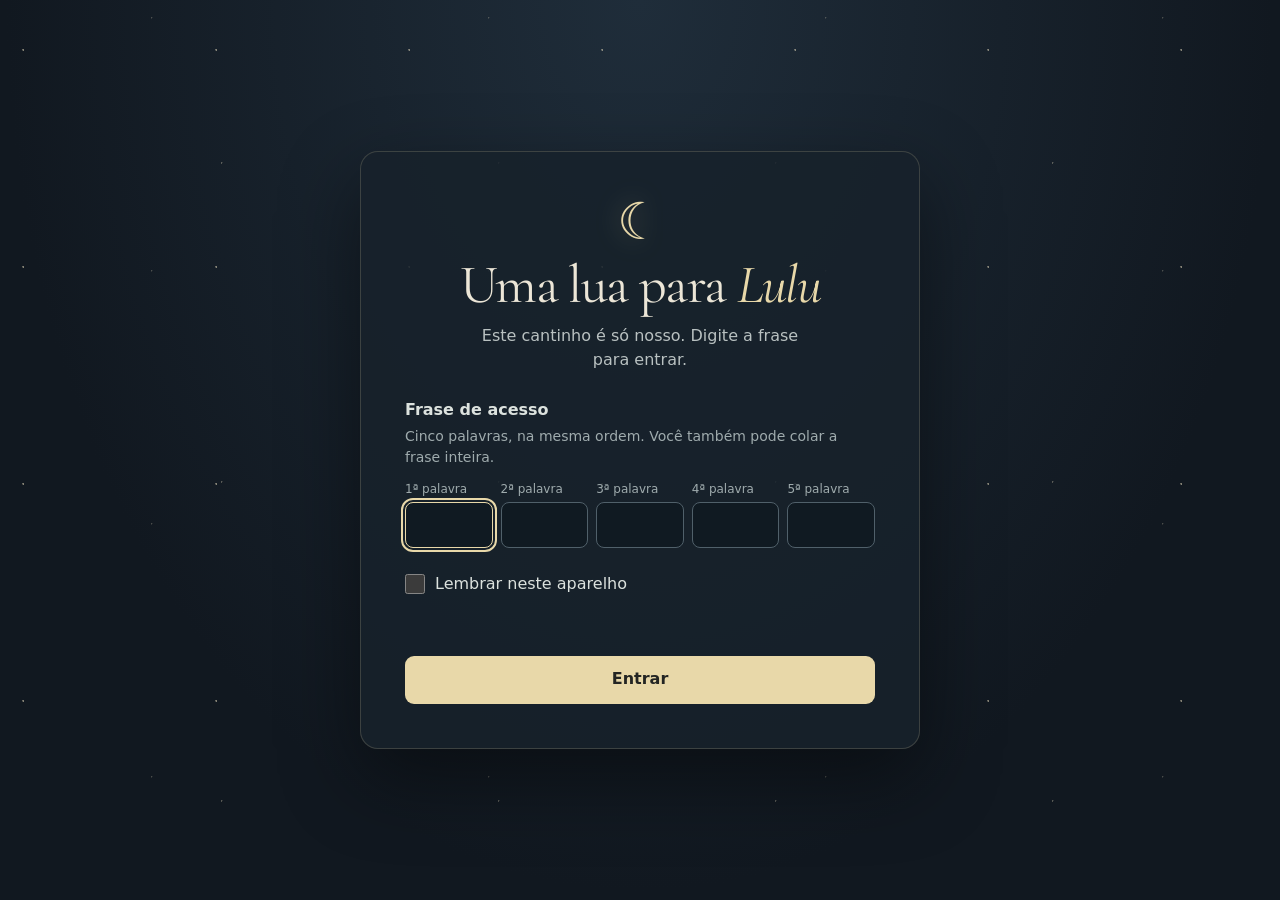
<file: index.html>
<!doctype html>
<html lang="pt-BR">
<head>
  <meta charset="utf-8">
  <meta name="viewport" content="width=device-width, initial-scale=1">
  <link rel="stylesheet" href="./site-acesso.css?v=1">
  <script src="./site-acesso.js?v=3"></script>
  <meta name="theme-color" content="#111820">
  <meta name="description" content="Uma cartinha ao luar para Lulu. Sobre carinho, segundas chances e espaço para crescer.">
  <title>Uma lua para Lulu · Início</title>
  <link rel="icon" href="data:image/svg+xml,%3Csvg xmlns='http://www.w3.org/2000/svg' viewBox='0 0 100 100'%3E%3Ctext y='.9em' font-size='90'%3E🌙%3C/text%3E%3C/svg%3E">
  <link rel="stylesheet" href="./lua.css?v=4">
  <link rel="stylesheet" href="./ceu.css?v=3">
  <link rel="stylesheet" href="./snake.css">
  <link rel="stylesheet" href="./moonlander.css">
  <link rel="stylesheet" href="./feedback.css">
  <link rel="stylesheet" href="./site-nav.css?v=6">
  <link rel="stylesheet" href="./inicio-celular.css?v=1">
  <script src="./site-config.js" defer></script>
  <script src="./lua.js?v=4" defer></script>
  <script src="./snake.js" defer></script>
  <script src="./moonlander.js" defer></script>
  <script src="./feedback.js" defer></script>
</head>
<body class="site-page">
  <a class="skip-link" href="#motivos">Pular para a carta</a>
  <div class="celestial-backdrop" aria-hidden="true"><span class="backdrop-moon backdrop-moon-one">☾</span><span class="backdrop-moon backdrop-moon-two">☽</span><span class="backdrop-moon backdrop-moon-three">☾</span></div>
  <div class="sky" aria-hidden="true"><i class="shooting-star one"></i><i class="shooting-star two"></i><i class="sky-star s1">✦</i><i class="sky-star s2">✧</i><i class="sky-star s3">✦</i><i class="sky-star s4">·</i><i class="sky-star s5">✧</i></div>
  <header class="site-header"><a class="brand" href="./index.html"><span aria-hidden="true">☾</span> uma lua para lulu</a><nav class="site-navigation" aria-label="Navegação principal"><a href="./index.html" aria-current="page">início</a><a href="./nosso-album.html"><span class="nav-extra">nosso&nbsp;</span>álbum</a><a href="./poemas.html">poemas</a><a href="./buque.html">buquê</a><a href="./presentes.html">presentes</a><a href="./bilhetinhos.html">bilhetinhos</a><a href="./caminho.html"><span class="nav-extra">dois&nbsp;</span>caminhos</a></nav></header>
  <main>
    <section class="hero wrap" id="inicio" aria-labelledby="site-title">
      <div class="hero-copy"><p class="eyebrow intro-in">UMA CARTINHA PARA A LULU</p><h1 class="intro-in" id="site-title">uma lua<br>para <em>Lulu.</em><span class="small-heart" aria-hidden="true">♡</span></h1><p class="hero-description intro-in">Lulu, eu te amo muito.<br>Fiz esse cantinho para te contar por quê, com muito carinho.</p><a class="letter-link intro-in" href="#motivos">deixa eu te contar <span aria-hidden="true">↓</span></a></div>
      <div class="lunar-scene intro-in"><div class="orbit" aria-hidden="true"><span>✦</span></div><button class="moon-button" id="moon-wish" type="button" aria-label="Toque para espalhar estrelas para Lulu"><svg class="moon-svg" viewBox="0 0 300 300" aria-hidden="true"><defs><radialGradient id="moon-light" cx="36%" cy="29%" r="76%"><stop stop-color="#fff6d8"/><stop offset=".55" stop-color="#ded4b3"/><stop offset="1" stop-color="#9d9b87"/></radialGradient><clipPath id="moon-clip"><circle cx="150" cy="150" r="137"/></clipPath><filter id="moon-grain"><feTurbulence type="fractalNoise" baseFrequency=".075" numOctaves="4" seed="8" result="noise"/><feColorMatrix in="noise" type="saturate" values="0"/><feComposite in2="SourceGraphic" operator="in"/><feBlend in="SourceGraphic" mode="soft-light"/></filter></defs><circle cx="150" cy="150" r="137" fill="url(#moon-light)"/><g clip-path="url(#moon-clip)" fill="#777d6b" opacity=".19"><path d="M72 22c-4 25 39 29 37 49-1 18-30 14-40 32-11 20 1 28 29 35 30 8 19 39 37 51 22 15 48 0 61-23 17-29 4-56-16-70-18-14-6-40-35-51-26-10-34-37-73-23Z"/><path d="M207 42c-28 17-22 41-5 53 27 18 11 32 31 46 21 14 53-1 61-24l-8-51Z"/><path d="M37 166c20-9 39 6 34 20-7 23 21 23 25 43 4 19-14 34-36 32l-27-51Z"/><ellipse cx="175" cy="238" rx="32" ry="21"/><circle cx="229" cy="193" r="16"/><circle cx="138" cy="100" r="18"/></g><g clip-path="url(#moon-clip)" fill="none" stroke="#8d917d" opacity=".23"><circle cx="90" cy="204" r="18" stroke-width="3"/><circle cx="220" cy="165" r="12" stroke-width="2"/><circle cx="170" cy="70" r="9" stroke-width="2"/><circle cx="141" cy="257" r="12" stroke-width="2"/><path d="m150 226 55-18m-55 18 34 44m-34-44-32-26m32 26-7 54" stroke-width="1"/></g><circle cx="150" cy="150" r="137" fill="#d8d2ba" opacity=".2" filter="url(#moon-grain)"/></svg></button><span class="moon-prompt handwritten">toque na lua. eu deixei um carinho aí. ↗</span><p class="moon-message" id="moon-message" role="status"></p><figure class="photo-print hero-photo"><div class="photo-slot has-photo" data-photo="retrato"><img src="./assets/ilustracoes/lulu-feliz.webp" width="1000" height="1000" decoding="async" alt="Ilustração de Lulu sorrindo com flores e uma lua dourada."></div><figcaption>minha Lulu, toda florida. ♡</figcaption></figure><span class="scene-coordinate" aria-hidden="true">LADO A / FLOR DE LUA</span></div>
    </section>

    <figure class="kiss-moment wrap" id="nosso-beijinho">
      <picture class="kiss-frame">
        <source media="(prefers-reduced-motion: reduce)" srcset="./assets/beijinho-lulu-parado.webp">
        <img id="kiss-image" src="./assets/beijinho-lulu.gif" width="309" height="309" loading="lazy" decoding="async" alt="Rafo dá um beijinho na bochecha de Lulu, cercados de corações e uma lua.">
      </picture>
      <figcaption>
        <p>um beijinho<br><em>pra você.</em> <span aria-hidden="true">♡</span></p>
      </figcaption>
    </figure>

    <div class="music-strip wrap"><span class="music-icon" aria-hidden="true">♫</span><div><span class="music-kicker" id="music-status">A TRILHA DESTA CARTINHA</span><p>Flower Moon <span>· Durand Jones &amp; The Indications</span></p></div><button id="mute-music" type="button" hidden aria-label="Silenciar música">som ligado <span aria-hidden="true">↗</span></button><span class="strip-star" aria-hidden="true">✧</span></div>

    <section class="reasons wrap section" id="motivos" aria-labelledby="reasons-title"><div class="section-heading reveal"><p class="eyebrow">01 / COISAS QUE EU QUERIA TE DIZER</p><h2 id="reasons-title">por que <em>voltar?</em></h2><p>Tenho alguns motivos.<br>O melhor deles ainda é a vontade de estar com você e te ter colada grudadinha: EU TE AMO.</p></div><div class="reason-list">
      <article class="reason reveal"><span class="number">01</span><div><h3>Ainda quero ouvir como foi seu dia.</h3><p>A versão completa, com os detalhes, as pequenas coisas, FOFOCAS e o que te deu vontade de revirar os olhos.</p></div><span class="reason-mark" aria-hidden="true">✧</span></article>
      <article class="reason reveal"><span class="number">02</span><div><h3>Tem um engenheiro bem apaixonado aqui.</h3><p>Engenheiro, mestre e capaz de conversar sobre um monte de coisas que não envolvam computadores. Ainda assim, você consegue me deixar meio sem palavras. Acho bonito isso.</p></div><span class="reason-mark" aria-hidden="true">♡</span></article>
      <article class="reason reveal"><span class="number">03</span><div><h3>Bonito, carinhoso e modestamente gostoso.</h3><p>O “modestamente” foi uma tentativa de manter a elegância. Mas falando sério: eu queria te fazer rir, te abraçar e cuidar dos nossos dias comuns.</p></div><span class="reason-mark" aria-hidden="true">✳</span></article>
      <article class="reason reveal"><span class="number">04</span><div><h3>Meu cabelo continua lindo, macio e brilhoso.</h3><p>Um ótimo convite pro cafuné. Você bagunça, eu fico todo bobo, e pronto.</p></div><span class="reason-mark" aria-hidden="true">✦</span></article>
      <article class="reason reveal"><span class="number">05</span><div><h3>Até o cocô do seu tênis eu limpo.</h3><p>Se o passeio der esse azar, pode deixar comigo que eu cuido desse detalhe.</p></div><span class="reason-mark" aria-hidden="true">♡</span></article>
      <article class="reason reveal"><span class="number">06</span><div><h3>Agora eu tô um pouquinho mais forte.</h3><p>Já posso me te carregar no colo por todo canto. Você escolhe o destino; eu tento fazer cara de quem não está cansado.</p></div><span class="reason-mark" aria-hidden="true">↗</span></article>
    </div><div class="memory-row reveal"><figure class="photo-print memory-photo"><div class="photo-slot has-photo" data-photo="cabelo"><img src="./assets/ilustracoes/lulu-bravinha.webp" width="1000" height="1000" loading="lazy" decoding="async" alt="Ilustração de Lulu fazendo uma carinha de brava, com uma margarida na mão."></div><figcaption>até esse biquinho me dá saudade.</figcaption></figure><p class="handwritten memory-note">o romance também pode ser isso:<br>um dia comum que fica melhor<br>porque a gente se encontrou. ♡</p><span class="memory-star" aria-hidden="true">✷</span></div></section>

    <section class="space-section section" id="espaco" aria-labelledby="space-title"><div class="wrap"><div class="space-heading reveal"><p class="eyebrow">02 / ESSA PARTE IMPORTA MUITO</p><h2 id="space-title">perto.<br><em>com espaço.</em></h2><div><p class="space-question">“E a nossa individualidade?<br>E os nossos planos?”</p><p>Eu entendo que isso te preocupe, Lulu. Para mim, tentar de novo incluiria cuidar do espaço de cada um. Quero fazer parte da sua vida e ver essa vida crescer.</p></div></div><div class="space-grid"><article class="reveal"><span class="number">I.</span><h3>Seu tempo continua seu.</h3><p>Suas amizades, projetos e momentos a sós precisam caber na rotina. Podemos combinar tempo para estar juntos e tempo individual, com confiança para viver os dois.</p></article><article class="reveal"><span class="number">II.</span><h3>Quero torcer pelos seus planos.</h3><p>Uma ideia nova, um trabalho de que você se orgulha, uma vontade de aprender. Quero ouvir sobre isso, apoiar quando você pedir e continuar cuidando dos meus próprios caminhos também.</p></article><article class="reveal"><span class="number">III.</span><h3>A gente pode conversar de verdade.</h3><p>Sobre o que precisaria mudar, os limites de cada um e como faríamos isso na prática. Podemos começar com um café, ouvir o que existe hoje e dar um passo de cada vez.</p></article></div><blockquote class="reveal">Eu quero estar perto<br><em>de quem você está se tornando.</em><span class="handwritten">essa parte é sem exagero.</span></blockquote></div></section>

    <section class="cons wrap section" id="porque-nao" aria-labelledby="cons-title">
      <div class="section-heading reveal"><p class="eyebrow">03 / TEM UNS PORÉNS TAMBÉM</p><h2 id="cons-title">por que <em>não voltar?</em></h2><p>Porque eu venho com umas coisinhas.<br>E achei justo te contar.</p></div>
      <div class="cons-grid">
        <article class="reveal"><span aria-hidden="true">♡</span><h3>Posso chorar e pedir um carinho extra.</h3><p>Num dia difícil ou quando a saudade aperta. Nessas horas, vou querer um abraço daqueles que demoram.</p></article>
        <article class="reveal"><span aria-hidden="true">↗</span><h3>Posso precisar de um puxão de orelha.</h3><p>Meu juízo às vezes precisa ouvir um “Rafo, pelo amor de Deus” pra voltar a funcionar.</p></article>
        <article class="reveal"><span aria-hidden="true"><svg class="coffee-icon" viewBox="0 0 28 28" fill="none" stroke="currentColor" stroke-width="1.35" stroke-linecap="round" stroke-linejoin="round"><path d="M5 11h14v7a5 5 0 0 1-5 5h-4a5 5 0 0 1-5-5z"/><path d="M19 12h2a3.5 3.5 0 0 1 0 7h-2M3 26h20M9 3c-2 2 2 3 0 5m5-6c-2 2 2 3 0 5"/></svg></span><h3>Posso te deixar gorda de tanto te mimar.</h3><p>Começa com um milkshake, aparece um bolinho e, quando você vê, eu já trouxe o jantar e a sobremesa. Meu carinho tem dessas: gosta de te ver feliz e de prato cheio.</p></article>
        <article class="reveal"><span aria-hidden="true">♫</span><h3>Eu posso morder.</h3><p>Se você chegar muito pertinho, eu não consigo resistir. É realmente igual o Alex mordendo o Martin em madagascar.</p></article>
        <article class="reveal"><span aria-hidden="true">✦</span><h3>Posso ficar cego com o brilho do seu nariz.</h3><p>Você já chega toda linda. Aí vem esse nariz brilhando e eu preciso admirar de óculos escuros.</p></article>
        <article class="reveal"><span aria-hidden="true">✧</span><h3>Meu nariz tortinho também dá trabalho.</h3><p>Tô precisando de skincare e de tirar uns pelinhos que você odeia. Aceito beijinhos e risadas durante a manutenção.</p></article>
        <article class="reveal"><span aria-hidden="true">✳</span><h3>Eu tento ser seu palhacinho particular.</h3><p>Nem toda brincadeira vai ter graça. Se você não gostar, eu aposento a piada e fico só no carinho.</p></article>
        <article class="reveal"><span aria-hidden="true">♡</span><h3>Você pode ter uma overdose de Rafo e morrer de alergia.</h3><p>Um “bom dia, Lulu” aqui, um abraço ali… quando vê, tem Rafo até no cheiro que fica na sua roupa.</p></article>
      </div>
    </section>



    <section class="closing letter-experience wrap section reveal" id="cartinha" aria-labelledby="closing-title">
      <div class="letter-invitation">
        <p class="eyebrow">P.S. / PRO MEU CHICLETINHO</p>
        <h2 id="closing-title">uma cartinha<br><em>só sua.</em></h2>
        <p>Pra você abrir com calma.<br>Tem um pouquinho de nós aqui dentro.</p>
        <p class="handwritten">guardei um universo de carinho<br>num envelope pra você. ♡</p>
      </div>
      <details class="lunar-letter" id="lunar-letter">
        <summary class="letter-trigger" id="letter-trigger">
          <span class="envelope-stage" aria-hidden="true">
            <span class="envelope-back"></span>
            <span class="envelope-paper"><span>☾</span><i>meu amor por você<br>é infinito.</i></span>
            <span class="envelope-front"></span>
            <span class="envelope-address">para Lulu<small>do seu grudinho</small></span>
            <span class="envelope-flap"></span>
            <span class="envelope-seal">☾</span>
            <span class="envelope-star envelope-star-one">✦</span>
            <span class="envelope-star envelope-star-two">✧</span>
          </span>
          <span class="letter-action"><span id="letter-hint">toque para abrir</span><small>uma lua, umas estrelas e um tanto de amor</small></span>
        </summary>
        <article class="letter-paper" id="letter-content" tabindex="-1" aria-labelledby="letter-title">
          <p class="eyebrow">AGORA É SÓ EU FALANDO COM VOCÊ</p>
          <h3 id="letter-title">meu amor por você<br><em>é infinito.</em></h3>
          <p>Lulu, quero te pedir desculpa pelas vezes em que estive ausente. Você merecia presença, atenção e carinho, e houve momentos em que não te ofereci isso como deveria. Sinto muito.</p>
          <p>Eu nunca deixei de te amar, Lulu. Eu te amo muito, do fundo do coração. Quero que esse amor apareça também nas coisas pequenas, no cuidado e no tempo que dedico a você.</p>
          <p>A gente aprendeu a amar junto e cresceu junto, dividindo tanta coisa que hoje faz parte de quem somos. Você faz parte de mim, e eu não consigo deixar essa parte ir. Tem muito de você nas minhas lembranças, no meu jeito de ver a vida e nas coisas bonitas que ainda sonho viver.</p>
          <p>Sinto saudade do seu beijo, de pedir comida com você, de te levar pra sair e de simplesmente estar ao seu lado. De não precisar ter nenhum programa especial, só você ali pertinho.</p>
          <p>Tenho saudade de passar horas escolhendo um filme e acabar vendo um suspense. De passar dias escolhendo um presente, imaginando sua reação. Até das nossas discussões importantíssimas pra decidir as cores dos nossos cabelos.</p>
          <p>Você é meu chicletinho, Lulu, e eu adoro ser seu grudinho. Gosto de te ter colada grudadinha, do abraço que demora e daquele “só mais cinco minutinhos” antes de desgrudar.</p>
          <p>E sinto saudade até do que a gente ainda não viveu: dos passeios que faltam, dos lugares que poderíamos conhecer, de um dia qualquer que virasse mais uma lembrança bonita nossa.</p>
          <p>Meu amor por você é infinito. Essa página é só um pedacinho dele, escrito com saudade e vontade de te dar um abraço, segurar em meus braços, te rodar e dar uma mordidinha no seus lábios.</p>
          <p class="handwritten">um beijo demorado,<br>seu Rafo. ♡</p>
          <figure class="photo-print couple-photo"><div class="photo-slot has-photo" data-photo="nosDois"><img src="./assets/ilustracoes/nos-dois-lua.webp" width="1000" height="1000" loading="lazy" decoding="async" alt="Ilustração de Lulu e Rafo abraçadinhos, com flores ao luar."></div><figcaption>ainda gosto da ideia de nós.</figcaption></figure>
          <button class="fold-letter" id="fold-letter" type="button">guardar a cartinha <span aria-hidden="true">☾</span></button>
        </article>
      </details>
    </section>
    <section class="snake-section wrap section reveal" id="joguinho" aria-labelledby="snake-title">
      <div class="snake-intro">
        <p class="eyebrow">04 / JOGO DO GRUDINHO</p>
        <h2 id="snake-title">só mais uma<br><em>jogadinha.</em></h2>
        <p class="snake-dare">Se fizer menos de 10 pontos,<br>tem que voltar pra mim. ♡</p>
        <p class="snake-disclaimer">O placar é brincadeira.<br>A escolha é sua, sempre.</p>
        <p class="handwritten">corações, pizza e uma lua<br>levemente suspeita…</p>
      </div>
      <div class="snake-game" id="snake-game">
        <div class="snake-topline"><span>corações, pizzas &amp; luas</span><span id="snake-score">0 / 10</span></div>
        <div class="snake-board">
          <canvas id="snake-canvas" width="384" height="384" tabindex="0" aria-label="Jogo da cobrinha. Colete corações, pizzas e luas. Use as setas, os botões ou deslize o dedo.">Seu navegador precisa oferecer suporte a canvas para jogar.</canvas>
          <div class="snake-finale" id="snake-finale" hidden aria-hidden="true">
            <span class="finale-orbit"></span>
            <span class="finale-moon"><svg viewBox="0 0 100 100" aria-hidden="true"><defs><radialGradient id="finale-moon-light" cx="32%" cy="27%" r="80%"><stop stop-color="#fff9dc"/><stop offset=".57" stop-color="#eadcb1"/><stop offset="1" stop-color="#b5b79b"/></radialGradient></defs><circle cx="50" cy="50" r="44" fill="url(#finale-moon-light)"/><g fill="#7f8c75" opacity=".23"><path d="M27 16c-4 6 7 10 4 16-3 7-12 5-12 13s10 8 13 15 11 10 17 4c5-7-2-13 2-20 5-9-3-12-7-17s-8-15-17-11Z"/><ellipse cx="68" cy="32" rx="12" ry="8"/><ellipse cx="66" cy="67" rx="15" ry="10"/><circle cx="38" cy="78" r="6"/></g><g fill="none" stroke="#8f997c" stroke-width="1" opacity=".28"><circle cx="29" cy="61" r="6"/><circle cx="72" cy="47" r="4"/><circle cx="51" cy="21" r="3"/></g><circle cx="50" cy="50" r="44" fill="none" stroke="#fff5ce" stroke-opacity=".6"/></svg></span>
            <span class="finale-ten">10</span>
            <div class="finale-sparks"><i>✦</i><i>♡</i><i>✧</i><i>♡</i><i>✦</i><i>✧</i></div>
            <div class="finale-copy"><strong>quase, Lulu…</strong><p>o 10 fugiu pra Lua.</p></div>
          </div>
        </div>
        <p id="snake-status" class="snake-status" role="status" aria-live="polite">Pronta para uma partidinha, Lulu?</p>
        <button type="button" class="snake-start" id="snake-start">jogar com o Rafo ☾</button>
        <div class="snake-controls" aria-label="Direção da cobrinha">
          <button type="button" data-snake-direction="up" aria-label="Cima">↑</button>
          <button type="button" data-snake-direction="left" aria-label="Esquerda">←</button>
          <button type="button" data-snake-direction="down" aria-label="Baixo">↓</button>
          <button type="button" data-snake-direction="right" aria-label="Direita">→</button>
        </div>
        <p class="snake-instructions">deslize o dedo ou use as setinhas ♡</p>
        <noscript><p>Ative o JavaScript para brincar com a cobrinha.</p></noscript>
      </div>
    </section>
    <section class="moonlander-section wrap section reveal" id="moonlander" aria-labelledby="moonlander-title">
      <div class="moonlander-intro">
        <p class="eyebrow">05 / UM POUSINHO A DOIS</p>
        <h2 id="moonlander-title">até a Lua.<br><em>com você.</em></h2>
        <p>Uma navinha, dois grudadinhos<br>e um cantinho na Lua pra pousar.</p>
        <p class="handwritten">vai devagarinho, piloto.<br>tem amor a bordo. ♡</p>
      </div>
      <div class="moonlander-game" id="moonlander-game">
        <div class="moonlander-topline"><span>MISSÃO: NOSSO CANTINHO ☾</span><button type="button" id="moonlander-pause" aria-label="Pausar missão" disabled>pausar</button></div>
        <div class="moonlander-hud" aria-label="Instrumentos da nave"><span>altura <b id="moonlander-altitude">—</b></span><span>velocidade <b id="moonlander-speed">—</b></span><span>carinho <b id="moonlander-fuel">100%</b></span></div>
        <canvas id="moonlander-canvas" width="720" height="820" tabindex="0" aria-label="Pouse Lulu e Rafo na plataforma iluminada. Segure impulso para frear a queda e as setas para ajustar a direção.">Seu navegador precisa oferecer suporte a canvas para jogar.</canvas>
        <p id="moonlander-status" class="moonlander-status" role="status" aria-live="polite">Lulu + Rafo. Destino: um pousinho bem juntinhos.</p>
        <button type="button" class="moonlander-start" id="moonlander-start">embarcar com você ♡</button>
        <div class="moonlander-controls" role="group" aria-label="Controles da nave">
          <button type="button" data-lander-control="left" aria-label="Mover para a esquerda">←</button>
          <button type="button" data-lander-control="thrust" aria-label="Dar impulso"><span aria-hidden="true">↑</span> impulso</button>
          <button type="button" data-lander-control="right" aria-label="Mover para a direita">→</button>
        </div>
        <p class="moonlander-help">segure impulso para subir e frear · setinhas para guiar</p>
        <noscript>Ative o JavaScript para jogar.</noscript>
      </div>
    </section>
    <section class="feedback wrap section" id="sua-vez" aria-labelledby="feedback-title">
      <div class="feedback-intro reveal">
        <p class="eyebrow">06 / TÁ BOM, MAS TEM UMA COISINHA…</p>
        <h2 id="feedback-title">só volto<br><em>se você…</em></h2>
        <p>Pode pedir, Lulu.<br>Eu já estou aqui todo bobo mesmo.</p>
        <p class="handwritten">dessa vez eu fico bem quietinho.<br>bem na direção do seu beijo. ♡</p>
      </div>
      <div class="feedback-paper reveal">
        <fieldset>
          <legend>Só falta uma coisinha.</legend>
          <label><input type="radio" name="lulu-feedback" value="beijinhos"><span>Só volto se você não desviar dos beijinhos.</span></label>
        </fieldset>
        <div class="no-return-arena" id="no-return-arena">
          <button type="button" id="no-return" class="no-return">Não volto</button>
          <p class="no-return-caption" id="no-return-caption" aria-live="polite">tem um botão meio tímido por aqui…</p>
        </div>
        <div class="feedback-reply" id="feedback-reply" role="status" hidden><span>UMA RESPOSTINHA PRA VOCÊ</span><p id="feedback-text"></p></div>
        <button class="reset-feedback" id="reset-feedback" type="button" hidden>pensar mais um pouquinho ↺</button>
        <p class="feedback-privacy">Uma brincadeira só nossa. Nada é enviado ou salvo.</p>
      </div>
    </section>
  </main>
  <footer class="wrap"><p>para Luana Caroline de Amorim.<br><span>minha Lulu, com carinho.</span></p><a href="#inicio" aria-label="Voltar ao início">voltar pra lua ↑</a></footer>
  <div class="stardust" id="stardust" aria-hidden="true"></div>
  <audio id="love-song" autoplay loop preload="none" aria-label="Flower Moon, trilha sonora desta carta"></audio>
</body>
</html>
</file>
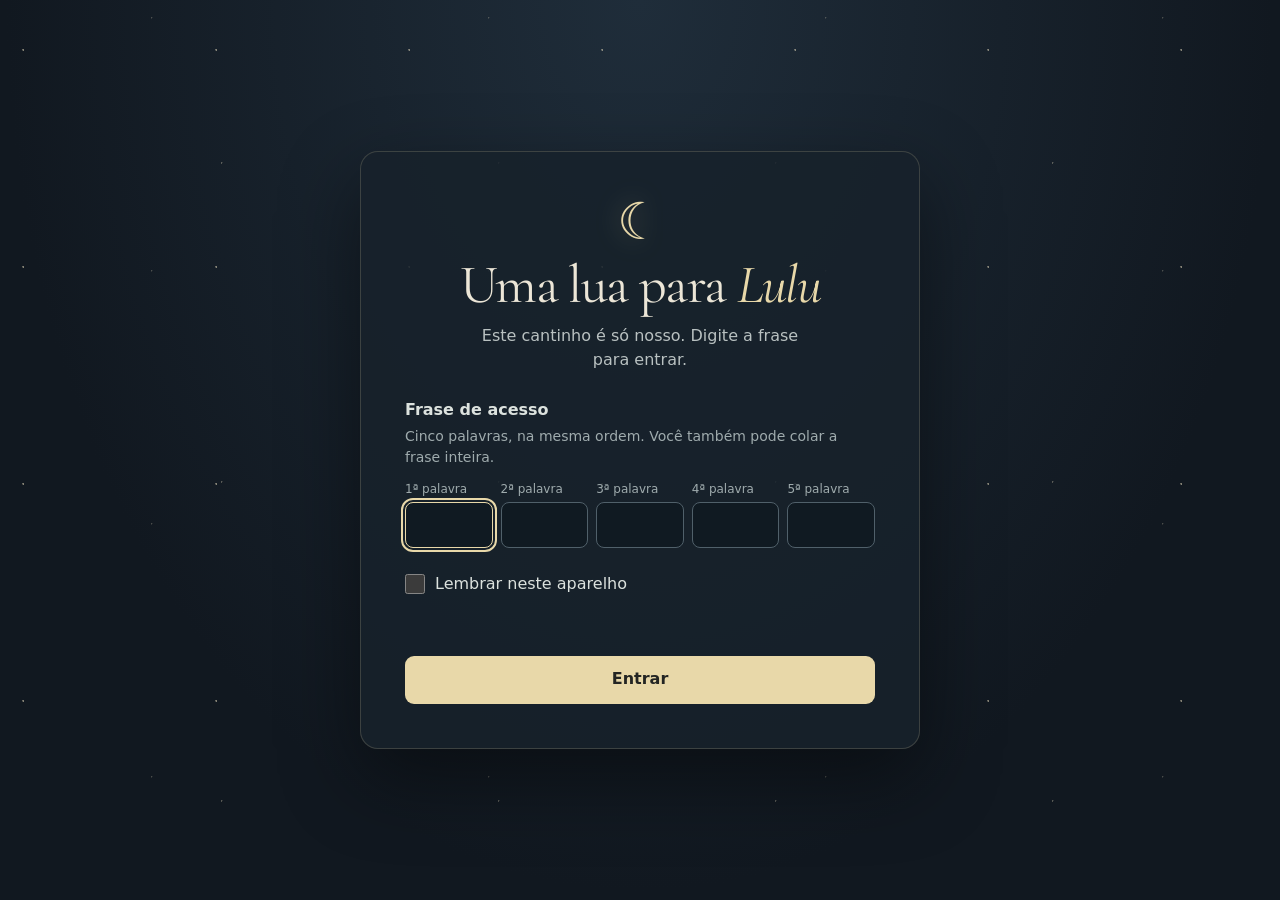
<file: bilhetinhos.html>
<!doctype html>
<html lang="pt-BR">
<head>
  <meta charset="utf-8">
  <meta name="viewport" content="width=device-width, initial-scale=1">
  <link rel="stylesheet" href="./site-acesso.css?v=1">
  <script src="./site-acesso.js?v=3"></script>
  <meta name="theme-color" content="#111820">
  <title>Bilhetinhos</title>
  <link rel="icon" href="data:image/svg+xml,%3Csvg xmlns='http://www.w3.org/2000/svg' viewBox='0 0 100 100'%3E%3Ctext y='.9em' font-size='90'%3E🌙%3C/text%3E%3C/svg%3E">
  <link rel="stylesheet" href="./site-nav.css?v=6">
  <link rel="stylesheet" href="./ceu.css?v=3">
  <link rel="stylesheet" href="./bilhetinhos.css?v=17">
  <script src="./bilhetinhos-acesso.js?v=5" defer></script>
</head>
<body class="site-page">
  <div class="sky" aria-hidden="true"></div>
  <header class="site-header">
    <a class="brand" href="./index.html" aria-label="Página inicial"><span aria-hidden="true">☾</span></a>
    <nav class="site-navigation" aria-label="Navegação principal">
      <a href="./index.html">início</a><a href="./nosso-album.html"><span class="nav-extra">nosso&nbsp;</span>álbum</a><a href="./poemas.html">poemas</a><a href="./buque.html">buquê</a><a href="./presentes.html">presentes</a><a href="./bilhetinhos.html" aria-current="page">bilhetinhos</a><a href="./caminho.html"><span class="nav-extra">dois&nbsp;</span>caminhos</a>
    </nav>
  </header>
  <main>
    <p id="notes-loading" role="status">Abrindo os bilhetinhos…</p>
    <template id="notes-template">
    <div class="note-navigation">
      <button id="toggle-notes" type="button">Abrir editor</button>
    </div>
    <section id="collection-view" aria-labelledby="collection-title">
    <h1 id="collection-title" tabindex="-1">Bilhetinhos</h1>
    <section id="daily-note" aria-labelledby="daily-title" hidden>
      <div class="daily-head">
        <button id="older-note" class="date-step" type="button" aria-label="Bilhetinho anterior" title="Anterior"><svg aria-hidden="true" viewBox="0 0 24 24"><path d="M15 5l-7 7 7 7"/></svg></button>
        <div class="daily-date">
          <p id="daily-kicker"></p>
          <h2 id="daily-title"><time id="daily-date"></time></h2>
          <p id="daily-weekday"></p>
        </div>
        <button id="newer-note" class="date-step" type="button" aria-label="Próximo bilhetinho" title="Próximo"><svg aria-hidden="true" viewBox="0 0 24 24"><path d="M9 5l7 7-7 7"/></svg></button>
      </div>
      <div class="daily-paper">
        <img id="daily-preview" alt="" hidden>
        <p id="daily-wait" hidden></p>
      </div>
      <div class="daily-actions">
        <button id="go-today" type="button" hidden>Voltar para hoje</button>
        <button id="copy-link" type="button">Copiar link deste bilhetinho</button>
        <button id="delete-note" type="button" class="quiet-danger">Excluir</button>
      </div>
    </section>
    <p id="public-status" role="status"></p>
    <section class="note-archive" aria-labelledby="archive-title" hidden>
      <header>
        <h2 id="archive-title">Todos os bilhetinhos</h2>
        <p id="archive-count" role="status"></p>
      </header>
      <div class="archive-filters" role="search">
        <label class="archive-search">Procurar
          <input id="archive-search" type="search" placeholder="Uma palavra ou data" autocomplete="off">
        </label>
        <label>Mês
          <select id="archive-month"></select>
        </label>
        <label>Ir para o dia
          <input id="archive-date" type="date">
        </label>
      </div>
      <div class="archive-chips" role="group" aria-label="Mostrar">
        <button type="button" data-when="all" aria-pressed="true">Todos</button>
        <button type="button" data-when="past" aria-pressed="false">Já abertos</button>
        <button type="button" data-when="future" aria-pressed="false">Agendados</button>
      </div>
      <div id="archive-list"></div>
      <p id="archive-empty" hidden>Nenhum bilhetinho com esse filtro. <button type="button" id="clear-filters">Limpar filtros</button></p>
    </section>
    <section class="note-library" aria-labelledby="library-title">
      <header><h2 id="library-title">Meus bilhetinhos</h2><button id="new-note" type="button">Novo bilhetinho</button></header>
      <p>Rascunhos salvos neste navegador.</p>
      <p id="library-status" role="status"></p>
      <ul id="saved-notes"></ul>
    </section>
    </section>
    <section id="editor-view" aria-labelledby="editor-title" hidden>
    <header class="intro">
      <h1 id="editor-title" tabindex="-1">Um <em>bilhetinho.</em></h1>
      <p id="text-help">Escreva no papel e selecione um trecho para formatar. Arraste ou cole fotos direto no bilhetinho.</p>
    </header>
    <div class="studio">
      <section class="composer-tools" aria-label="Ferramentas da cartinha">
        <div class="tool-head">
          <div class="tool-tabs" role="tablist" aria-label="Ferramentas">
            <button id="tab-text" role="tab" type="button" aria-selected="true" aria-controls="tools-text">Texto</button>
            <button id="tab-paper" role="tab" type="button" aria-selected="false" aria-controls="tools-paper" tabindex="-1">Papel</button>
          </div>
          <div class="insert-tools" role="group" aria-label="Adicionar à cartinha">
            <button type="button" id="add-box"><svg aria-hidden="true" viewBox="0 0 24 24"><path d="M3 7V4h14v3M10 4v15m-4 0h8m5-7v8m-4-4h8"/></svg>Adicionar texto</button>
            <button type="button" id="add-photos" aria-describedby="photo-help" title="Até 4 fotos em JPG, PNG ou WebP"><svg aria-hidden="true" viewBox="0 0 24 24"><path d="M12 4H5a2 2 0 0 0-2 2v12a2 2 0 0 0 2 2h13a2 2 0 0 0 2-2v-7M3 16l5-5 4 4 3-3 5 5m-2-15v7m-3.5-3.5h7"/><circle cx="8" cy="8" r="1"/></svg>Adicionar foto</button>
            <input id="photo-files" type="file" accept="image/jpeg,image/png,image/webp" multiple hidden>
            <span id="photo-help" class="sr-only">Até 4 fotos em JPG, PNG ou WebP.</span>
          </div>
        </div>
        <p id="photo-status" role="status"></p>
        <div id="tools-text" class="tool-panel text-tools" role="tabpanel" aria-labelledby="tab-text">
          <div class="type-row">
            <div class="field font-field"><label for="text-font">Fonte</label>
              <select id="text-font" aria-describedby="font-status">
                <option value="Manuscrita" style="font-family:Manuscrita">Manuscrita</option>
                <option value="Carta" style="font-family:Carta">Carta</option>
                <option value="Georgia" style="font-family:Georgia">Georgia</option>
                <option value="Times New Roman" style="font-family:'Times New Roman'">Times New Roman</option>
                <option value="Arial" style="font-family:Arial">Arial</option>
                <option value="Verdana" style="font-family:Verdana">Verdana</option>
                <option value="Trebuchet MS" style="font-family:'Trebuchet MS'">Trebuchet MS</option>
                <option value="Courier New" style="font-family:'Courier New'">Courier New</option>
                <option value="" data-custom>Outra fonte…</option>
              </select>
              <input id="custom-font" type="text" placeholder="Nome da fonte e Enter" autocomplete="off" spellcheck="false" maxlength="100" aria-label="Nome de outra fonte" aria-describedby="font-status" hidden>
            </div>
            <div class="field"><label for="text-size">Tamanho</label>
              <div class="size-stepper">
                <button type="button" id="size-down" aria-label="Diminuir fonte">−</button>
                <select id="text-size" aria-label="Tamanho da fonte em pixels">
                  <option value="1">32</option><option value="2">44</option><option value="3" selected>56</option><option value="4">68</option><option value="5">80</option><option value="6">96</option><option value="7">112</option>
                </select>
                <button type="button" id="size-up" aria-label="Aumentar fonte">+</button>
              </div>
            </div>
            <fieldset class="ink-field"><legend>Cor da tinta</legend><div id="ink-colors"></div></fieldset>
          </div>
          <p id="font-status" role="status"></p>
          <div class="box-row">
            <div class="format-group" role="group" aria-label="Estilo do texto">
              <button type="button" class="format" data-command="bold" aria-pressed="false" aria-label="Negrito" title="Negrito (Ctrl+B)"><b>N</b></button>
              <button type="button" class="format" data-command="italic" aria-pressed="false" aria-label="Itálico" title="Itálico (Ctrl+I)"><i>I</i></button>
              <button type="button" class="format" data-command="underline" aria-pressed="false" aria-label="Sublinhado" title="Sublinhado (Ctrl+U)"><u>S</u></button>
            </div>
            <div class="format-group" role="group" aria-label="Alinhamento">
              <button type="button" class="format" data-align="left" aria-pressed="true" aria-label="Alinhar à esquerda" title="Alinhar à esquerda"><svg aria-hidden="true" viewBox="0 0 24 24"><path d="M4 6h16M4 10h10M4 14h16M4 18h10"/></svg></button>
              <button type="button" class="format" data-align="center" aria-pressed="false" aria-label="Centralizar" title="Centralizar"><svg aria-hidden="true" viewBox="0 0 24 24"><path d="M4 6h16M7 10h10M4 14h16M7 18h10"/></svg></button>
              <button type="button" class="format" data-align="right" aria-pressed="false" aria-label="Alinhar à direita" title="Alinhar à direita"><svg aria-hidden="true" viewBox="0 0 24 24"><path d="M4 6h16M10 10h10M4 14h16M10 18h10"/></svg></button>
            </div>
            <label for="box-list">Caixa</label><select id="box-list" aria-label="Selecionar caixa de texto"></select>
            <button type="button" id="text-body" title="Volta para a letra manuscrita, sem negrito, itálico ou cor">Limpar formatação</button>
          </div>
        </div>
        <div id="tools-paper" class="tool-panel" role="tabpanel" aria-labelledby="tab-paper" hidden>
        <fieldset>
          <legend>Estilo do bilhetinho</legend>
          <div class="styles">
            <label><input type="radio" name="style" value="antigo" checked><canvas width="216" height="149" aria-hidden="true"></canvas><span>Luar antigo</span></label>
            <label><input type="radio" name="style" value="postal"><canvas width="216" height="149" aria-hidden="true"></canvas><span>Correio lunar</span></label>
            <label><input type="radio" name="style" value="caderno"><canvas width="216" height="149" aria-hidden="true"></canvas><span>Caderno de estrelas</span></label>
          </div>
        </fieldset>
        <fieldset>
          <legend>Cor do papel</legend>
          <div class="papers">
            <label><input type="radio" name="paper" value="creme" checked><span class="swatch creme"></span>Creme</label>
            <label><input type="radio" name="paper" value="rosa"><span class="swatch rosa"></span>Rosa</label>
            <label><input type="radio" name="paper" value="azul"><span class="swatch azul"></span>Azul</label>
          </div>
        </fieldset>
        </div>
      </section>
      <noscript>Ative o JavaScript para escrever e baixar seu bilhetinho.</noscript>
      <figure aria-label="Sua cartinha">
        <div class="stage"><p class="drop-hint" aria-hidden="true">Solte as fotos no papel</p><div class="card-editor">
          <canvas id="card" width="1080" height="744" aria-hidden="true"></canvas>
          <div id="text-layers"></div>
          <div id="photo-controls"></div>
          <div id="text-frame" role="group" aria-label="Controles da caixa selecionada" hidden>
            <div class="box-grips">
              <button type="button" id="move-text" aria-label="Mover caixa de texto" title="Mover caixa">
                <svg aria-hidden="true" viewBox="0 0 24 24"><path d="M12 3v18M3 12h18M8 7l4-4 4 4M8 17l4 4 4-4M7 8l-4 4 4 4m10-8 4 4-4 4"/></svg>
              </button>
              <button type="button" id="rotate-text" aria-label="Girar caixa de texto" title="Arraste para girar ou toque para girar 15°">
                <svg aria-hidden="true" viewBox="0 0 24 24"><path d="M19.5 10a7.7 7.7 0 1 0-1 7M19.5 4.5V10H14"/></svg>
              </button>
              <button type="button" id="remove-box" aria-label="Remover caixa de texto" title="Remover caixa" disabled>
                <svg aria-hidden="true" viewBox="0 0 24 24"><path d="M4 7h16M9 7V4h6v3M6 7l1 13h10l1-13M10 10v7m4-7v7"/></svg>
              </button>
            </div>
            <button type="button" id="resize-text" aria-label="Redimensionar caixa de texto" title="Redimensionar caixa">
              <span aria-hidden="true"><svg viewBox="0 0 24 24"><path d="M5 5l14 14M5 12V5h7m0 14h7v-7"/></svg></span>
            </button>
          </div>
        </div></div>
        <div class="paper-actions">
          <button id="save-note" type="button" disabled title="Ctrl+S">Salvar bilhetinho</button>
          <button id="download" type="button" disabled>Baixar bilhetinho em PNG</button>
          <span id="save-state" role="status"></span>
          <small id="count">0 / 280</small>
        </div>
        <div class="pin-actions">
          <label for="pin-date">Data do bilhetinho</label>
          <input id="pin-date" type="date" required>
          <button id="pin-note" type="button" disabled>Publicar bilhetinho</button>
        </div>
        <p id="status" role="status"></p>
        <p id="save-status" role="status"></p>
        <div id="size-panel" hidden>
          <label for="photo-size">Tamanho da foto</label>
          <input id="photo-size" type="range" min="85" max="760">
        </div>
        <p id="gesture-help" hidden>Toque na foto para mostrar as alças. Arraste a seta circular para girar ou o canto para mudar o tamanho.</p>
        <ul id="photo-list" aria-label="Imagens do bilhetinho"></ul>
      </figure>
    </div>
    </section>
  <dialog id="publish-dialog" aria-labelledby="publish-title">
    <form id="publish-form">
      <h2 id="publish-title">Publicar bilhetinho</h2>
      <p id="publish-detail"></p>
      <p id="publish-error" role="status"></p>
      <button type="submit" id="update-publish" hidden>Atualizar o publicado</button>
      <button type="submit" id="confirm-publish">Confirmar publicação</button>
      <button type="button" id="cancel-publish">Cancelar</button>
    </form>
  </dialog>
    </template>
    <div id="notes-app" hidden></div>
  </main>
</body>
</html>
</file>
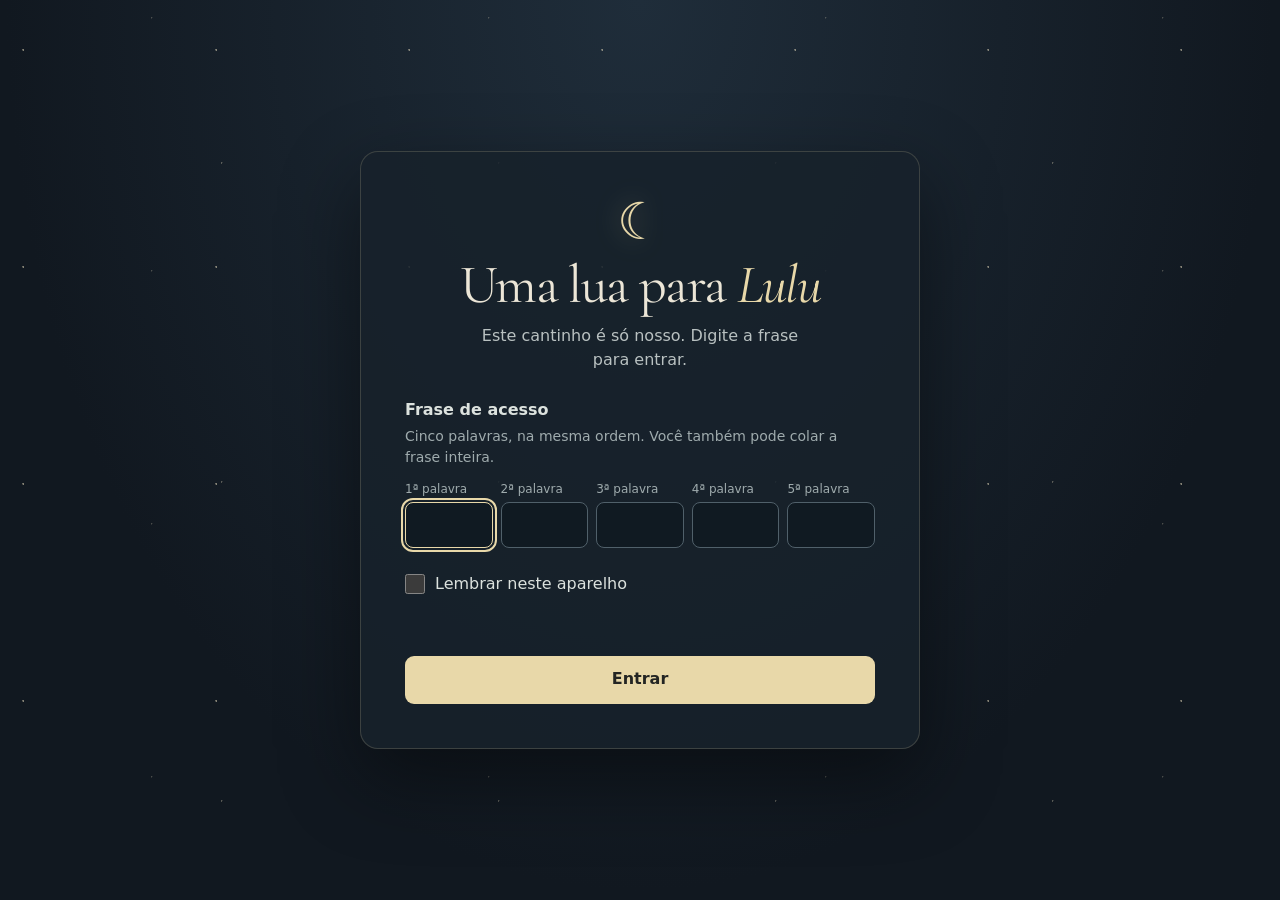
<file: buque.html>
<!doctype html>
<html lang="pt-BR">
<head>
  <meta charset="utf-8">
  <meta name="viewport" content="width=device-width, initial-scale=1">
  <link rel="stylesheet" href="./site-acesso.css?v=1">
  <script src="./site-acesso.js?v=3"></script>
  <meta name="theme-color" content="#111820">
  <meta name="description" content="Um buquê de flor de lua para Lulu.">
  <title>Buquê · Uma lua para Lulu</title>
  <link rel="icon" href="data:image/svg+xml,%3Csvg xmlns='http://www.w3.org/2000/svg' viewBox='0 0 100 100'%3E%3Ctext y='.9em' font-size='90'%3E🌙%3C/text%3E%3C/svg%3E">
  <link rel="stylesheet" href="./lua.css?v=4">
  <link rel="stylesheet" href="./ceu.css?v=3">
  <link rel="stylesheet" href="./buque.css?v=3">
  <link rel="stylesheet" href="./site-nav.css?v=6">
  <link rel="stylesheet" href="./inicio-celular.css?v=1">
  <script src="./buque.js?v=3" defer></script>
</head>
<body class="site-page bouquet-page">
  <a class="skip-link" href="#buque">Pular para o buquê</a>
  <div class="celestial-backdrop" aria-hidden="true"><span class="backdrop-moon backdrop-moon-one">☾</span><span class="backdrop-moon backdrop-moon-two">☽</span><span class="backdrop-moon backdrop-moon-three">☾</span></div>
  <div class="sky" aria-hidden="true"><i class="shooting-star one"></i><i class="shooting-star two"></i><i class="sky-star s1">✦</i><i class="sky-star s2">✧</i><i class="sky-star s3">✦</i><i class="sky-star s4">·</i><i class="sky-star s5">✧</i></div>
  <header class="site-header"><a class="brand" href="./index.html"><span aria-hidden="true">☾</span> uma lua para lulu</a><nav class="site-navigation" aria-label="Navegação principal"><a href="./index.html">início</a><a href="./nosso-album.html"><span class="nav-extra">nosso&nbsp;</span>álbum</a><a href="./poemas.html">poemas</a><a href="./buque.html" aria-current="page">buquê</a><a href="./presentes.html">presentes</a><a href="./bilhetinhos.html">bilhetinhos</a><a href="./caminho.html"><span class="nav-extra">dois&nbsp;</span>caminhos</a></nav></header>
  <main id="inicio">
    <section class="bouquet-section wrap" id="buque" aria-labelledby="bouquet-title">
      <div class="bouquet-intro">
        <p class="eyebrow">FLOR DE LUA / PARA A LULU</p>
        <h1 class="bouquet-title" id="bouquet-title">umas flores<br><em>pra você.</em></h1>
        <p>Não deu pra entregar pessoalmente.<br>Então montei um buquê que não murcha.</p>
        <p class="handwritten">lírios, margaridas, rosinhas<br>e um beijinho escondido. ♡</p>
      </div>
      <div class="bouquet-scene">
        <button class="bouquet-stage" id="bouquet" type="button" data-state="closed" aria-label="Buquê embrulhado para Lulu. Toque para abrir."><svg viewBox="0 0 400 520" aria-hidden="true"></svg></button>
        <p class="bouquet-hint handwritten" id="bouquet-hint" aria-hidden="true">toque no buquê. ele tá tímido… ✿</p>
        <p class="bouquet-status" id="bouquet-status" role="status" aria-live="polite"></p>
        <noscript><p>Ative o JavaScript para abrir o buquê.</p></noscript>
      </div>
    </section>
  </main>
  <footer class="wrap"><p>para Luana Caroline de Amorim.<br><span>minha Lulu, com carinho.</span></p><a href="./index.html">voltar pra lua ↑</a></footer>
</body>
</html>
</file>
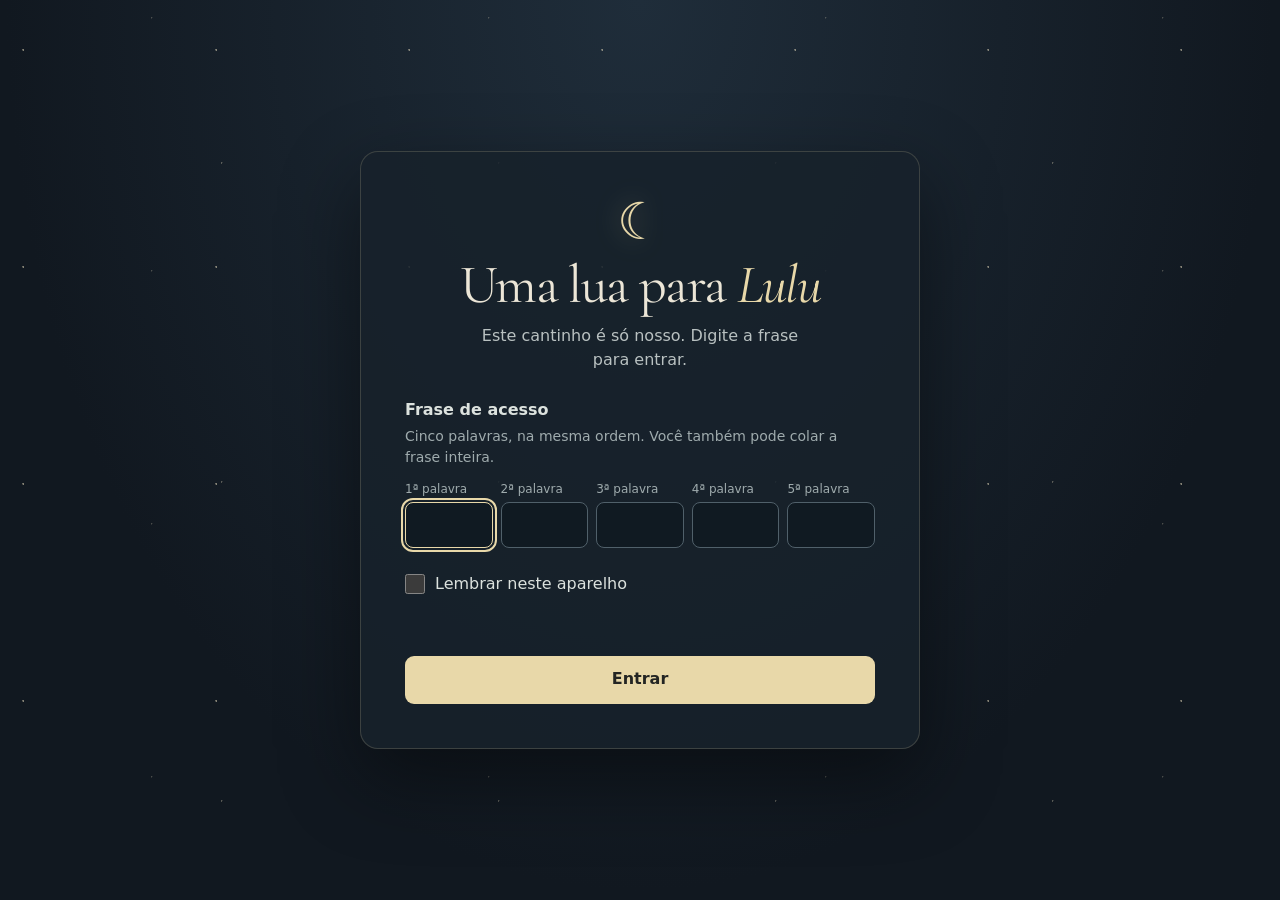
<file: lua.html>
<!doctype html>
<html lang="pt-BR">
<head>
  <meta charset="utf-8">
  <meta name="viewport" content="width=device-width, initial-scale=1">
  <meta http-equiv="refresh" content="0; url=./index.html">
  <title>Uma lua para Lulu</title>
  <link rel="icon" href="data:image/svg+xml,%3Csvg xmlns='http://www.w3.org/2000/svg' viewBox='0 0 100 100'%3E%3Ctext y='.9em' font-size='90'%3E🌙%3C/text%3E%3C/svg%3E">
  <script>location.replace('./index.html' + location.search + location.hash);</script>
</head>
<body><a href="./index.html">Abrir a cartinha para Lulu</a></body>
</html>
</file>
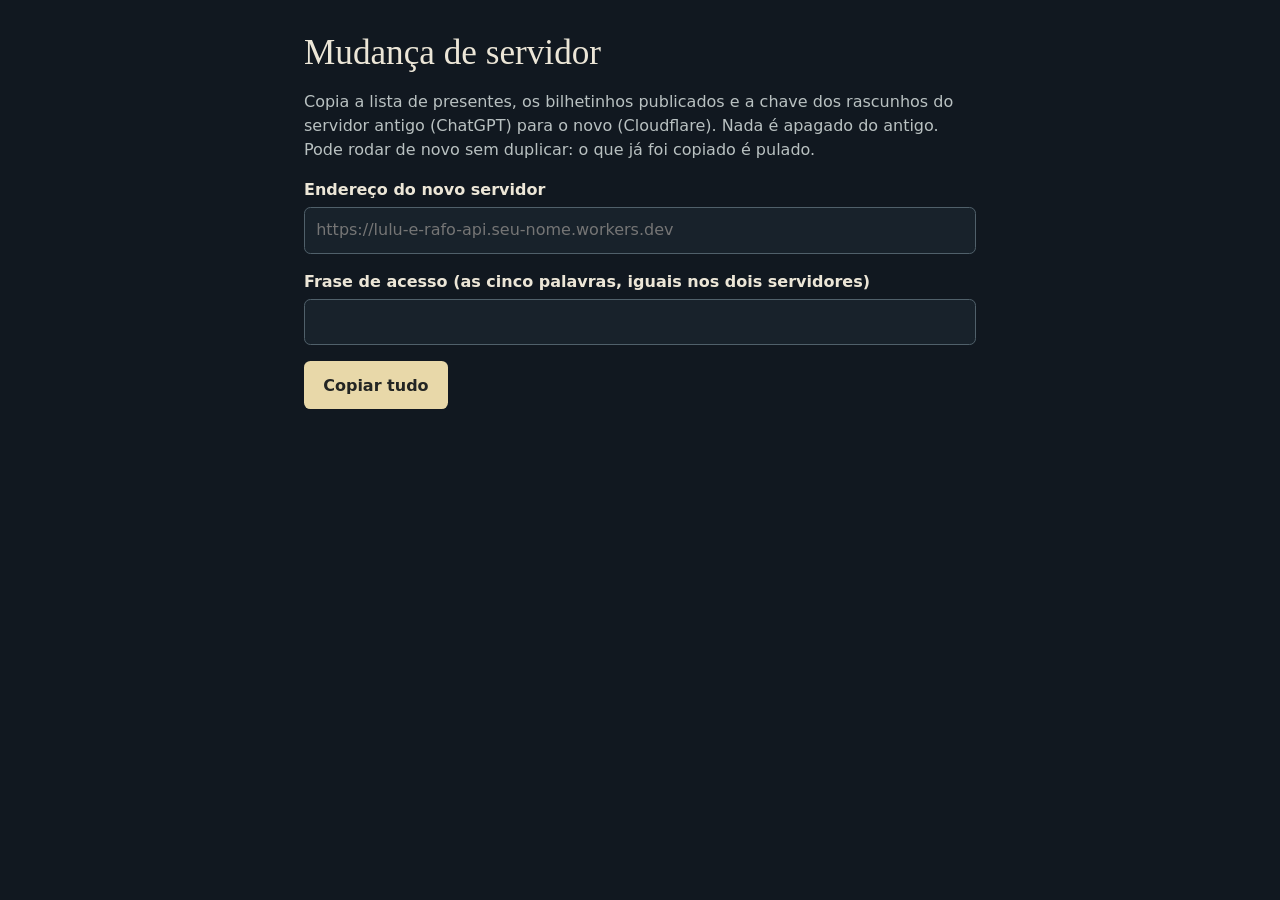
<file: migrar.html>
<!doctype html>
<html lang="pt-BR">
<head>
  <meta charset="utf-8">
  <meta name="viewport" content="width=device-width, initial-scale=1">
  <meta name="robots" content="noindex,nofollow">
  <meta name="referrer" content="no-referrer">
  <title>Mudança de servidor</title>
  <link rel="icon" href="data:image/svg+xml,%3Csvg xmlns='http://www.w3.org/2000/svg' viewBox='0 0 100 100'%3E%3Ctext y='.9em' font-size='90'%3E🌙%3C/text%3E%3C/svg%3E">
  <style>
    body { max-width: 42rem; margin: 2rem auto; padding: 0 1rem; color: #ece6d7; background: #111820; font: 1rem/1.5 system-ui, sans-serif; }
    h1 { font: 400 2.2rem/1.2 Georgia, serif; margin-bottom: .3rem; }
    p { color: #b9c1c1; }
    label { display: grid; gap: .3rem; margin: 1rem 0; font-weight: 600; }
    input { width: 100%; box-sizing: border-box; padding: .7rem; border: 1px solid #50606a; border-radius: .4rem; color: #f2ece0; background: #18222b; font: 1rem/1.4 system-ui, sans-serif; }
    button { min-height: 48px; padding: .6rem 1.2rem; border: 0; border-radius: .4rem; background: #e8d8a9; color: #232523; font: 600 1rem system-ui, sans-serif; cursor: pointer; }
    button:disabled { opacity: .6; cursor: wait; }
    ol { padding-left: 1.3rem; }
    #log { list-style: none; padding: 0; margin-top: 1.5rem; display: grid; gap: .35rem; font: .9rem/1.4 ui-monospace, monospace; }
    #log .ok { color: #a6cfad; } #log .skip { color: #b9c1c1; } #log .warn { color: #e8c98a; } #log .error { color: #ffc1b9; }
    #summary { margin-top: 1.2rem; padding: 1rem; border: 1px solid #50606a; border-radius: .5rem; }
  </style>
</head>
<body>
  <h1>Mudança de servidor</h1>
  <p>Copia a lista de presentes, os bilhetinhos publicados e a chave dos rascunhos do servidor antigo (ChatGPT) para o novo (Cloudflare). Nada é apagado do antigo. Pode rodar de novo sem duplicar: o que já foi copiado é pulado.</p>
  <form id="form">
    <label>Endereço do novo servidor
      <input id="target" type="url" required placeholder="https://lulu-e-rafo-api.seu-nome.workers.dev" autocomplete="off">
    </label>
    <label>Frase de acesso (as cinco palavras, iguais nos dois servidores)
      <input id="phrase" type="password" required autocomplete="off" autocapitalize="none" spellcheck="false">
    </label>
    <button id="start">Copiar tudo</button>
  </form>
  <div id="summary" hidden></div>
  <ul id="log" aria-live="polite"></ul>
  <script src="./migrar.js?v=2"></script>
</body>
</html>
</file>
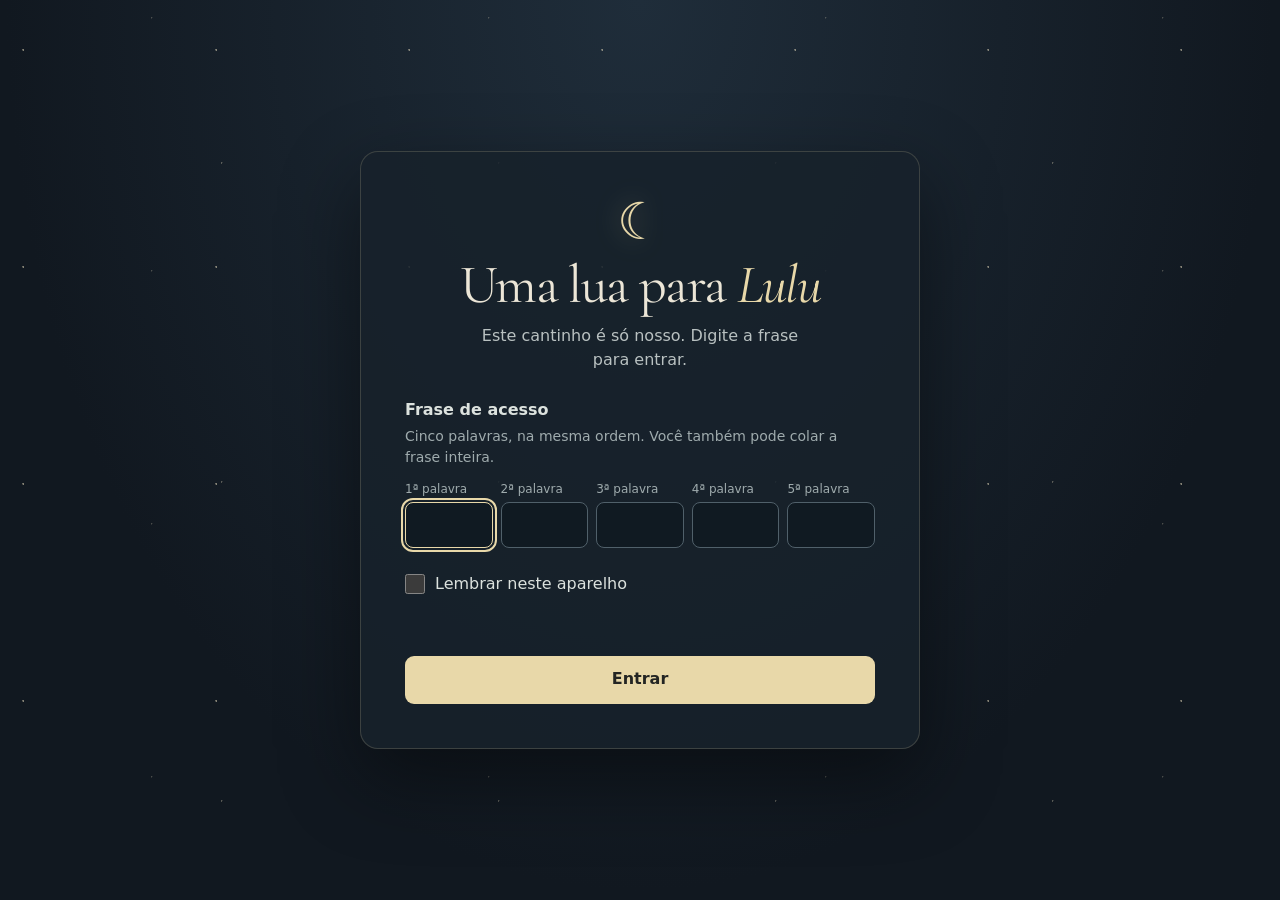
<file: nosso-album.html>
<!doctype html>
<html lang="pt-BR">
<head>
  <meta charset="utf-8">
  <meta name="viewport" content="width=device-width, initial-scale=1">
  <link rel="stylesheet" href="./site-acesso.css?v=1">
  <script src="./site-acesso.js?v=3"></script>
  <meta name="theme-color" content="#111820">
  <meta name="robots" content="noindex, nofollow, noarchive">
  <meta name="referrer" content="same-origin">
  <meta name="description" content="Nossos dias, guardados de pertinho. Um álbum para Lulu, com amor do Rafo.">
  <title>Nosso álbum · Uma lua para Lulu</title>
  <link rel="icon" href="data:image/svg+xml,%3Csvg xmlns='http://www.w3.org/2000/svg' viewBox='0 0 80 80'%3E%3Cpath d='M54 12a28 28 0 1 0 14 43A27 27 0 0 1 54 12Z' fill='%23e6d3a2'/%3E%3C/svg%3E">
  <link rel="preload" href="./assets/album/fonts/caveat.woff" as="font" type="font/woff" crossorigin>
  <link rel="preload" href="./assets/album/fonts/cormorant-garamond.woff" as="font" type="font/woff" crossorigin>
  <link rel="stylesheet" href="./album.css">
  <link rel="stylesheet" href="./ceu.css?v=3">
  <link rel="stylesheet" href="./site-nav.css?v=6">
  <script src="./album-data.js" defer></script>
  <script src="./album.js" defer></script>
</head>
<body class="site-page">
  <div class="celestial-backdrop" aria-hidden="true"><span class="backdrop-moon backdrop-moon-one">☾</span><span class="backdrop-moon backdrop-moon-two">☽</span><span class="backdrop-moon backdrop-moon-three">☾</span></div>
  <div class="sky" aria-hidden="true"><i class="shooting-star one"></i><i class="shooting-star two"></i><i class="sky-star s1">✦</i><i class="sky-star s2">✧</i><i class="sky-star s3">✦</i><i class="sky-star s4">·</i><i class="sky-star s5">✧</i></div>

  <header class="site-header"><a class="brand" href="./index.html"><span aria-hidden="true">☾</span> uma lua para lulu</a><nav class="site-navigation" aria-label="Navegação principal"><a href="./index.html">início</a><a href="./nosso-album.html" aria-current="page"><span class="nav-extra">nosso&nbsp;</span>álbum</a><a href="./poemas.html">poemas</a><a href="./buque.html">buquê</a><a href="./presentes.html">presentes</a><a href="./bilhetinhos.html">bilhetinhos</a><a href="./caminho.html"><span class="nav-extra">dois&nbsp;</span>caminhos</a></nav></header>

  <main class="album-main">
    <div class="album-tools"><button class="music-button" id="album-music-button" type="button" aria-label="Ativar a música Minha Lua" aria-pressed="false" disabled>
      <span class="music-bars" aria-hidden="true"><i></i><i></i><i></i><i></i></span>
      <span class="music-copy"><span class="music-song">Minha Lua</span><span data-music-label>som desligado</span></span>
      <svg class="music-speaker" viewBox="0 0 24 24" fill="none" stroke="currentColor" stroke-width="1.3" aria-hidden="true"><path d="M11 5 6 9H3v6h3l5 4V5Z"/><path d="M15 8a6 6 0 0 1 0 8m3-11a10 10 0 0 1 0 14"/></svg>
    </button></div>
    <div class="album-intro"><span class="intro-rule" aria-hidden="true"></span><p>LULU &amp; RAFO <span aria-hidden="true">/</span> NOSSAS LEMBRANÇAS</p><span class="intro-rule" aria-hidden="true"></span></div>

    <div class="album-stage">
      <div class="book-shadow" aria-hidden="true"></div>
      <div class="album-book" id="album-book" data-state="cover" data-page-index="-1" aria-label="Álbum de fotografias de Lulu e Rafo">
        <div class="book-leaves" aria-hidden="true"></div>
        <div class="book-spine" aria-hidden="true"><span>nosso álbum</span></div>
        <div class="book-ribbon" aria-hidden="true"></div>

        <section class="album-cover" id="album-cover" aria-labelledby="album-title">
          <div class="cover-frame" aria-hidden="true"><i></i><i></i><i></i><i></i></div>
          <p class="cover-edition">LULU &amp; RAFO</p>
          <svg class="cover-moon" viewBox="0 0 180 132" fill="none" aria-hidden="true">
            <circle cx="90" cy="66" r="52" stroke="currentColor" stroke-width=".7" opacity=".3"/>
            <circle cx="90" cy="66" r="60" stroke="currentColor" stroke-width=".5" stroke-dasharray="1 6" opacity=".45"/>
            <path d="M105 32a37 37 0 1 0 18 64A36 36 0 0 1 105 32Z" fill="currentColor" opacity=".9"/>
            <path d="m128 31 2.5 7.5L138 41l-7.5 2.5L128 51l-2.5-7.5L118 41l7.5-2.5L128 31Z" fill="currentColor"/>
            <path d="m45 80 1.5 4.5L51 86l-4.5 1.5L45 92l-1.5-4.5L39 86l4.5-1.5L45 80Z" fill="currentColor"/>
            <circle cx="136" cy="75" r="1.7" fill="currentColor"/><circle cx="51" cy="47" r="1.2" fill="currentColor"/>
          </svg>
          <h1 id="album-title">nosso<br><em>álbum.</em></h1>
          <p class="cover-dedication">para o meu chicletinho</p>
          <div class="cover-small-heart" aria-hidden="true">♡</div>
          <button class="cover-open" id="album-open" type="button">abrir nosso álbum <span aria-hidden="true">↗</span></button>
          <p class="cover-bottom">AS HISTÓRIAS QUE A GENTE GUARDA</p>
        </section>

        <div class="album-current" id="album-current" hidden></div>
        <div class="album-turn-layer" id="album-turn-layer" aria-hidden="true" inert></div>
      </div>
      <span class="stage-spark stage-spark-left" aria-hidden="true">✧</span>
      <span class="stage-spark stage-spark-right" aria-hidden="true">✦</span>
      <p class="side-note" aria-hidden="true">eu guardo a gente<br>com tanto carinho.</p>
    </div>

    <nav class="album-navigation" aria-label="Páginas do álbum">
      <button class="page-button" id="album-prev" type="button" aria-label="Página anterior" disabled><svg viewBox="0 0 24 24" fill="none" stroke="currentColor" stroke-width="1.3" aria-hidden="true"><path d="m14 5-7 7 7 7M7 12h14"/></svg></button>
      <div class="navigation-center">
        <p class="album-chapter" id="album-chapter">um álbum inteiro de nós</p>
        <p class="album-counter" id="album-counter" hidden>01 <span>/ 25</span></p>
        <div class="album-progress" id="album-progress" role="progressbar" aria-label="Progresso do álbum" aria-valuemin="0" aria-valuemax="25" aria-valuenow="0"><span id="album-progress-fill"></span></div>
      </div>
      <button class="page-button" id="album-next" type="button" aria-label="Próxima página" disabled><svg viewBox="0 0 24 24" fill="none" stroke="currentColor" stroke-width="1.3" aria-hidden="true"><path d="m10 5 7 7-7 7M17 12H3"/></svg></button>
    </nav>
    <p class="album-gesture-hint"><span aria-hidden="true">↔</span> passe as páginas devagarinho</p>
    <p class="visually-hidden" id="album-status" role="status" aria-live="polite" aria-atomic="true"></p>
    <noscript><p class="no-script">Ative o JavaScript para folhear o nosso álbum.</p></noscript>
  </main>

  <footer class="album-footer"><span>feito de mim e de você.</span><span class="footer-heart" aria-label="com amor">♡</span><span>com amor, seu Rafo</span></footer>
  <audio id="album-audio" src="./assets/album/minha-lua.mp3" loop autoplay preload="metadata" aria-label="Minha Lua, trilha do álbum"></audio>
</body>
</html>
</file>
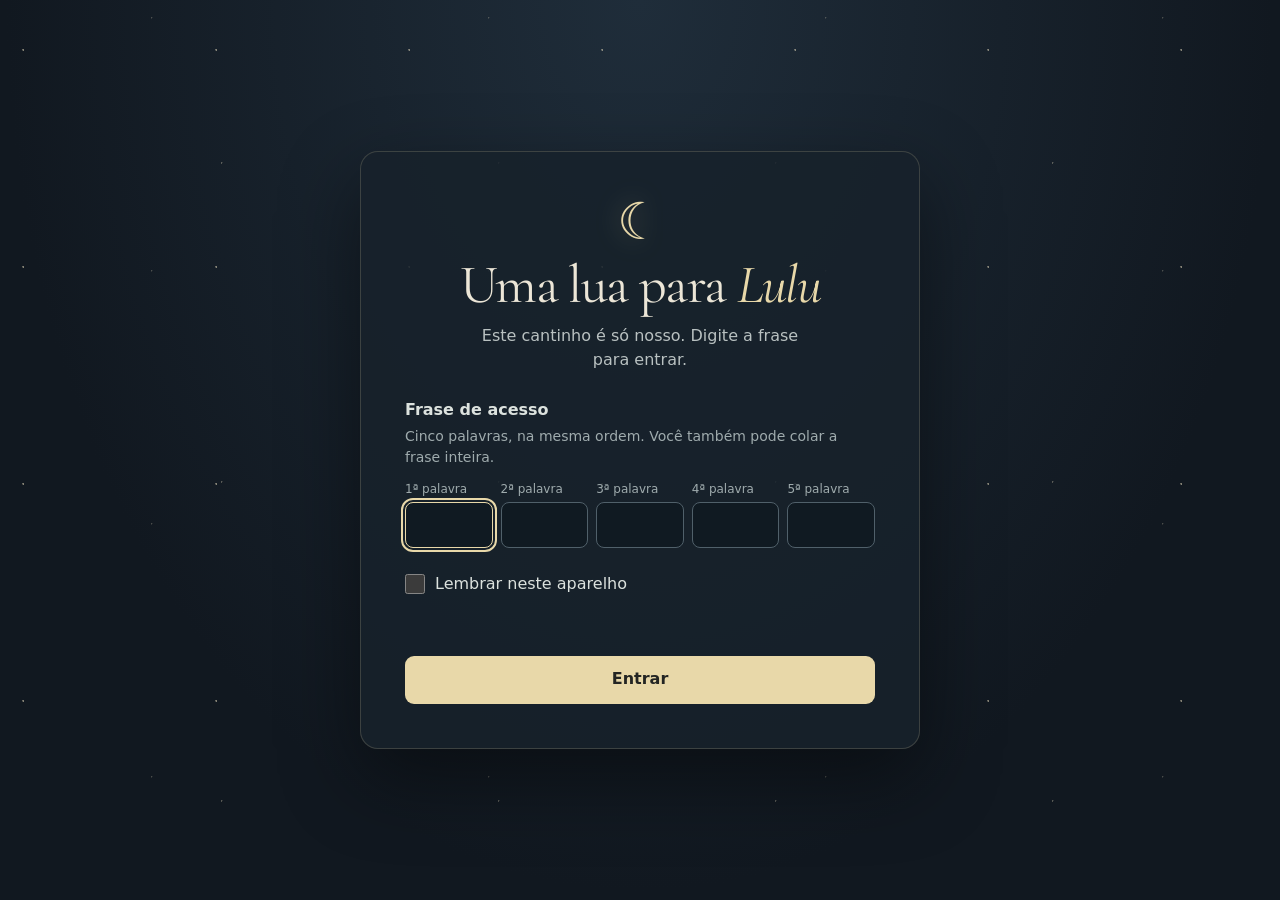
<file: poemas.html>
<!doctype html>
<html lang="pt-BR">
<head>
  <meta charset="utf-8">
  <meta name="viewport" content="width=device-width, initial-scale=1">
  <link rel="stylesheet" href="./site-acesso.css?v=1">
  <script src="./site-acesso.js?v=3"></script>
  <meta name="theme-color" content="#111820">
  <meta name="description" content="Poemas para Lulu.">
  <title>Poemas · Uma lua para Lulu</title>
  <link rel="icon" href="data:image/svg+xml,%3Csvg xmlns='http://www.w3.org/2000/svg' viewBox='0 0 100 100'%3E%3Ctext y='.9em' font-size='90'%3E🌙%3C/text%3E%3C/svg%3E">
  <link rel="stylesheet" href="./poemas.css?v=9">
  <link rel="stylesheet" href="./ceu.css?v=3">
  <link rel="stylesheet" href="./site-nav.css?v=6">
  <script src="./poemas-data.js?v=1" defer></script>
  <script src="./poemas.js?v=6" defer></script>
</head>
<body class="site-page">
  <a class="skip-link" href="#leitura">Pular para o poema</a>
  <div class="celestial-backdrop" aria-hidden="true"><span class="backdrop-moon backdrop-moon-one">☾</span><span class="backdrop-moon backdrop-moon-two">☽</span><span class="backdrop-moon backdrop-moon-three">☾</span></div>
  <div class="sky" aria-hidden="true"><i class="shooting-star one"></i><i class="shooting-star two"></i><i class="sky-star s1">✦</i><i class="sky-star s2">✧</i><i class="sky-star s3">✦</i><i class="sky-star s4">·</i><i class="sky-star s5">✧</i></div>
  <header class="site-header"><a class="brand" href="./index.html"><span aria-hidden="true">☾</span> uma lua para lulu</a><nav class="site-navigation" aria-label="Navegação principal"><a href="./index.html">início</a><a href="./nosso-album.html"><span class="nav-extra">nosso&nbsp;</span>álbum</a><a href="./poemas.html" aria-current="page">poemas</a><a href="./buque.html">buquê</a><a href="./presentes.html">presentes</a><a href="./bilhetinhos.html">bilhetinhos</a><a href="./caminho.html"><span class="nav-extra">dois&nbsp;</span>caminhos</a></nav></header>
  <main class="poetry-main wrap" id="inicio">
    <div class="page-head">
      <h1 id="page-title">Poemas</h1>
      <button id="write-poem" class="primary" type="button">
        <svg aria-hidden="true" viewBox="0 0 24 24"><path d="M4 20h4L19 9l-4-4L4 16v4zM13.5 6.5l4 4"/></svg>Escrever poema
      </button>
    </div>

    <section class="poem-index" aria-labelledby="index-title">
      <header>
        <h2 id="index-title">
          <button id="toggle-index" type="button" aria-expanded="false" aria-controls="index-panel">
            <svg class="index-moon" aria-hidden="true" viewBox="0 0 24 24"><path d="M15.5 3.2a9 9 0 1 0 5.3 13.6A7.4 7.4 0 0 1 15.5 3.2z"/></svg>
            <span>Sumário</span>
            <span id="index-count"></span>
            <svg class="index-chevron" aria-hidden="true" viewBox="0 0 24 24"><path d="M6 9l6 6 6-6"/></svg>
          </button>
        </h2>
        <button id="toggle-search" class="icon-button" type="button" hidden aria-expanded="false" aria-controls="search-box" aria-label="Procurar nos poemas" title="Procurar">
          <svg aria-hidden="true" viewBox="0 0 24 24"><circle cx="11" cy="11" r="6.5"/><path d="M16 16l4.5 4.5"/></svg>
        </button>
      </header>
      <div id="index-panel" hidden>
        <div id="search-box" hidden>
          <label class="index-search">
            <span class="sr-only">Procurar nos poemas</span>
            <input id="poem-search" type="search" placeholder="Título, palavra ou mês" autocomplete="off">
          </label>
        </div>
        <div id="poem-list"></div>
        <p id="index-empty" hidden>Nenhum poema com essa palavra. <button type="button" id="clear-search">Limpar busca</button></p>
      </div>
      <p id="server-status" role="status"></p>
    </section>

    <article class="poem-page" id="leitura" aria-labelledby="poem-title" tabindex="-1">
      <div class="poem-sheet">
      <div class="poem-head">
        <button id="older-poem" class="poem-step" type="button" aria-label="Poema anterior" title="Anterior"><svg aria-hidden="true" viewBox="0 0 24 24"><path d="M15 5l-7 7 7 7"/></svg></button>
        <div class="poem-heading">
          <p id="poem-kicker"></p>
          <h2 id="poem-title"></h2>
          <p class="poem-meta"><time id="poem-date"></time><span id="poem-reading"></span></p>
          <p class="poem-divider" aria-hidden="true"><svg viewBox="0 0 24 24"><path d="M12 1.5l2 8.5 8.5 2-8.5 2-2 8.5-2-8.5-8.5-2 8.5-2z"/></svg><svg class="mini-moon" viewBox="0 0 24 24"><path d="M15.5 3.2a9 9 0 1 0 5.3 13.6A7.4 7.4 0 0 1 15.5 3.2z"/></svg><svg viewBox="0 0 24 24"><path d="M12 1.5l2 8.5 8.5 2-8.5 2-2 8.5-2-8.5-8.5-2 8.5-2z"/></svg></p>
        </div>
        <button id="newer-poem" class="poem-step" type="button" aria-label="Próximo poema" title="Próximo"><svg aria-hidden="true" viewBox="0 0 24 24"><path d="M9 5l7 7-7 7"/></svg></button>
      </div>
      <div class="poem-body" id="poem-body"></div>
      <p class="poem-flourish" aria-hidden="true"><svg viewBox="0 0 24 24"><path d="M12 1.5l2 8.5 8.5 2-8.5 2-2 8.5-2-8.5-8.5-2 8.5-2z"/></svg><svg class="mini-moon" viewBox="0 0 24 24"><path d="M15.5 3.2a9 9 0 1 0 5.3 13.6A7.4 7.4 0 0 1 15.5 3.2z"/></svg><svg viewBox="0 0 24 24"><path d="M12 1.5l2 8.5 8.5 2-8.5 2-2 8.5-2-8.5-8.5-2 8.5-2z"/></svg></p>
      <footer class="poem-actions">
        <button id="copy-poem-link" type="button">Copiar link</button>
        <button id="edit-poem" type="button" hidden>Editar</button>
        <button id="delete-poem" type="button" class="quiet-danger" hidden>Excluir</button>
        <a href="#index-title" class="back-to-index">ver todos os poemas</a>
      </footer>
      <p id="poem-status" role="status"></p>
      </div>
    </article>
  </main>

  <dialog id="poem-editor" aria-labelledby="editor-title">
    <form id="poem-form" method="dialog" novalidate>
      <header>
        <h2 id="editor-title">Um poema novo</h2>
        <button type="button" id="close-editor" class="icon-button" aria-label="Fechar"><svg aria-hidden="true" viewBox="0 0 24 24"><path d="M6 6l12 12M18 6L6 18"/></svg></button>
      </header>
      <div class="editor-fields">
        <label>Título
          <input id="poem-title-input" type="text" maxlength="160" required autocomplete="off">
        </label>
        <label>Data
          <input id="poem-date-input" type="date" required>
        </label>
      </div>
      <label class="editor-body">Poema
        <textarea id="poem-body-input" required rows="14" aria-describedby="editor-help" spellcheck="true"></textarea>
      </label>
      <p id="editor-help">Deixe uma linha em branco entre as estrofes ou parágrafos. O rascunho fica guardado neste aparelho enquanto você escreve.</p>
      <p id="editor-status" role="status"></p>
      <div class="editor-actions">
        <button type="button" id="cancel-editor">Cancelar</button>
        <button type="submit" id="save-poem" class="primary">Publicar poema</button>
      </div>
    </form>
  </dialog>

  <footer class="wrap site-foot"><p>para Lulu, com carinho.</p><a href="#inicio">voltar ao início</a></footer>
</body>
</html>
</file>
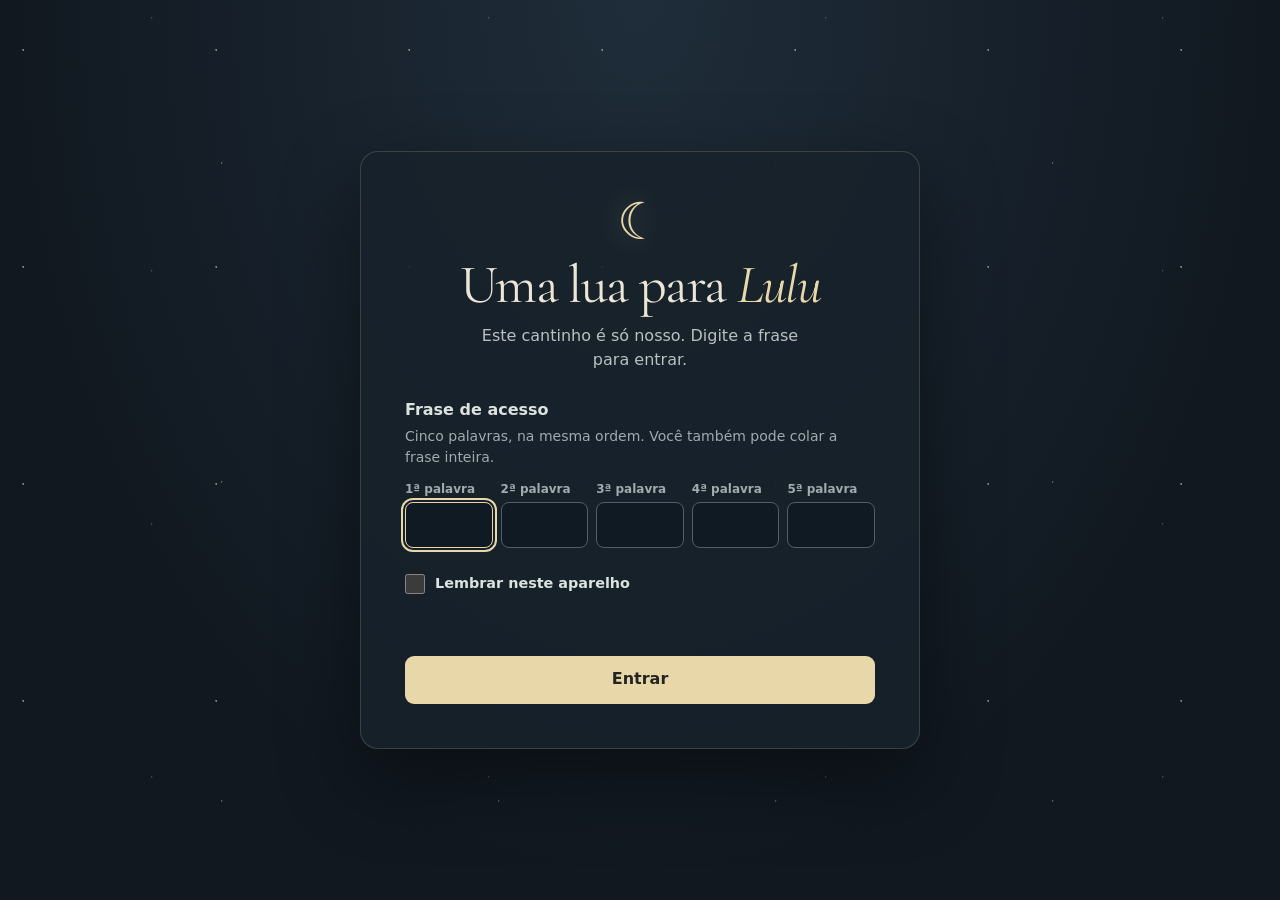
<file: presentes.html>
<!doctype html>
<html lang="pt-BR">
<head>
  <meta charset="utf-8">
  <meta name="viewport" content="width=device-width, initial-scale=1">
  <link rel="stylesheet" href="./site-acesso.css?v=1">
  <script src="./site-acesso.js?v=3"></script>
  <meta name="theme-color" content="#111820">
  <meta name="referrer" content="no-referrer">
  <meta name="robots" content="noindex,nofollow">
  <title>Lista de presentes · Uma lua para Lulu</title>
  <link rel="icon" href="data:image/svg+xml,%3Csvg xmlns='http://www.w3.org/2000/svg' viewBox='0 0 100 100'%3E%3Ctext y='.9em' font-size='90'%3E🌙%3C/text%3E%3C/svg%3E">
  <link rel="stylesheet" href="./site-nav.css?v=6">
  <link rel="stylesheet" href="./presentes.css?v=12">
  <script src="./presentes.js?v=12" defer></script>
</head>
<body>
  <a href="#conteudo" class="skip">Pular para a lista</a>
  <header class="site-header"><a class="brand" href="./index.html"><span aria-hidden="true">☾</span> uma lua para lulu</a><nav class="site-navigation" aria-label="Navegação principal"><a href="./index.html">início</a><a href="./nosso-album.html"><span class="nav-extra">nosso&nbsp;</span>álbum</a><a href="./poemas.html">poemas</a><a href="./buque.html">buquê</a><a href="./presentes.html" aria-current="page">presentes</a><a href="./bilhetinhos.html">bilhetinhos</a><a href="./caminho.html"><span class="nav-extra">dois&nbsp;</span>caminhos</a></nav></header>
  <main id="conteudo">
    <section class="hero" aria-labelledby="titulo">
      <div class="hero-art" aria-hidden="true"></div>
      <div class="hero-copy"><h1 id="titulo">Lista de<br><em>presentes</em></h1><p>As ideias da Lulu e do Rafo, guardadas no mesmo lugar.</p></div>
    </section>
    <noscript>Ative o JavaScript para abrir a lista e salvar presentes.</noscript>
    <p id="loading" role="status">Carregando a lista…</p>
    <section id="board" hidden>
      <div class="board-head">
        <div>
          <h2>Nossos presentes</h2>
          <p id="counter" aria-live="polite"></p>
          <div class="progress" aria-hidden="true"><span id="progressBar"></span></div>
        </div>
        <div class="actions"><button id="share" class="quiet" type="button">Copiar link</button></div>
      </div>
      <div class="toolbar" role="search">
        <label class="search"><span class="sr-only">Procurar presente</span>
          <svg aria-hidden="true" viewBox="0 0 24 24"><circle cx="11" cy="11" r="6.5"/><path d="m16 16 4.5 4.5"/></svg>
          <input id="search" type="search" placeholder="Procurar pelo nome" autocomplete="off" enterkeyhint="search">
        </label>
        <fieldset id="recipientFilter" class="chips">
          <legend class="sr-only">Para quem</legend>
          <label><input type="radio" name="recipient" value="" checked><span>Todos <b class="filter-count" data-recipient-count="">0</b></span></label>
          <label><input type="radio" name="recipient" value="Lulu"><span><i class="dot for-lulu"></i>Lulu <b class="filter-count" data-recipient-count="Lulu">0</b></span></label>
          <label><input type="radio" name="recipient" value="Rafo"><span><i class="dot for-rafo"></i>Rafo <b class="filter-count" data-recipient-count="Rafo">0</b></span></label>
          <label><input type="radio" name="recipient" value="Nós dois"><span><i class="dot for-nos"></i>Nós dois <b class="filter-count" data-recipient-count="Nós dois">0</b></span></label>
        </fieldset>
        <div class="toolbar-row">
          <fieldset id="statusFilter" class="segmented">
            <legend class="sr-only">Compra</legend>
            <label><input type="radio" name="purchase" value="open"><span>Por comprar <b class="filter-count" id="openCount">0</b></span></label>
            <label><input type="radio" name="purchase" value="bought"><span>Comprados <b class="filter-count" id="boughtCount">0</b></span></label>
            <label><input type="radio" name="purchase" value="all" checked><span>Todos <b class="filter-count" id="statusTotal">0</b></span></label>
          </fieldset>
          <label class="sort"><span>Ordenar</span><select id="sort"><option value="priority">Prioridade</option><option value="recent">Mais recentes</option><option value="name">Nome</option></select></label>
        </div>
      </div>
      <div id="cards" class="cards"></div>
      <section id="empty" hidden><h3 id="emptyTitle"></h3><p id="emptyText"></p><button id="clearFilters" type="button" hidden>Limpar filtros</button></section>
      <footer><span id="sync" role="status"></span><div class="actions"><button id="refresh" type="button">Atualizar</button></div></footer>
    </section>
  </main>
  <dialog id="viewer" aria-labelledby="viewerTitle">
    <div class="viewer-photo" id="viewerPhoto"></div>
    <div class="viewer-body">
      <div class="dialog-head"><h2 id="viewerTitle"></h2><button type="button" class="close" aria-label="Fechar">×</button></div>
      <p id="viewerTags"></p>
      <p id="viewerText"></p>
      <div class="viewer-actions">
        <button type="button" id="viewerBuy" class="buy"></button>
        <a id="viewerLink" class="text-link" target="_blank" rel="noopener noreferrer" hidden>ver na loja</a>
        <button type="button" id="viewerEdit" class="text-link">editar</button>
      </div>
    </div>
  </dialog>
  <dialog id="editor" aria-labelledby="editorTitle">
    <form id="giftForm">
      <div class="dialog-head"><h2 id="editorTitle">Novo presente</h2><button type="button" class="close" aria-label="Fechar">×</button></div>
      <label>Nome do presente<input id="giftTitle" maxlength="100" required placeholder="O que você gostaria de ganhar?"></label>
      <div class="two"><label>Para quem<select id="forWhom"><option>Lulu</option><option>Rafo</option><option>Nós dois</option></select></label>
      <label>Prioridade<select id="priority"><option>Alta</option><option selected>Média</option><option>Baixa</option></select></label></div>
      <label>Link da loja<input id="giftLink" type="url" maxlength="2048" placeholder="https://" inputmode="url"></label>
      <label>Descrição<textarea id="description" rows="3" maxlength="2000" placeholder="Cor, tamanho, modelo ou algum detalhe especial"></textarea></label>
      <div id="drop" class="drop"><img id="preview" alt="Prévia da foto do presente" hidden><div><strong>Foto do presente</strong><small>Escolha, arraste ou cole uma imagem.</small>
      <div class="actions"><button id="choose" type="button">Escolher foto</button><button type="button" id="removePhoto" hidden>Remover foto</button></div></div>
      <input id="photoFile" type="file" accept="image/*" hidden></div>
      <p class="error" id="editError" role="alert"></p>
      <div class="dialog-footer"><button type="button" id="delete" class="danger" hidden>Excluir</button><button class="primary" id="save">Salvar presente</button></div>
    </form>
  </dialog>
  <dialog id="confirmDelete" aria-labelledby="deleteTitle"><h2 id="deleteTitle">Excluir presente?</h2><p id="deleteText"></p><div class="actions"><button id="cancelDelete">Cancelar</button><button id="yesDelete" class="danger">Excluir presente</button></div></dialog>
  <dialog id="shareDialog" aria-labelledby="shareTitle"><h2 id="shareTitle">Link da lista</h2><p>Copie o link e envie a frase do site separadamente.</p><label>Endereço da lista<input id="shareValue" readonly></label><button class="close" type="button">Fechar</button></dialog>
  <button id="fab" class="fab" type="button" aria-label="Adicionar presente" title="Adicionar presente" hidden>
    <svg aria-hidden="true" viewBox="0 0 24 24"><path d="M12 5v14M5 12h14"/></svg><span>Novo presente</span>
  </button>
  <div id="notice" role="status"></div>
</body>
</html>
</file>
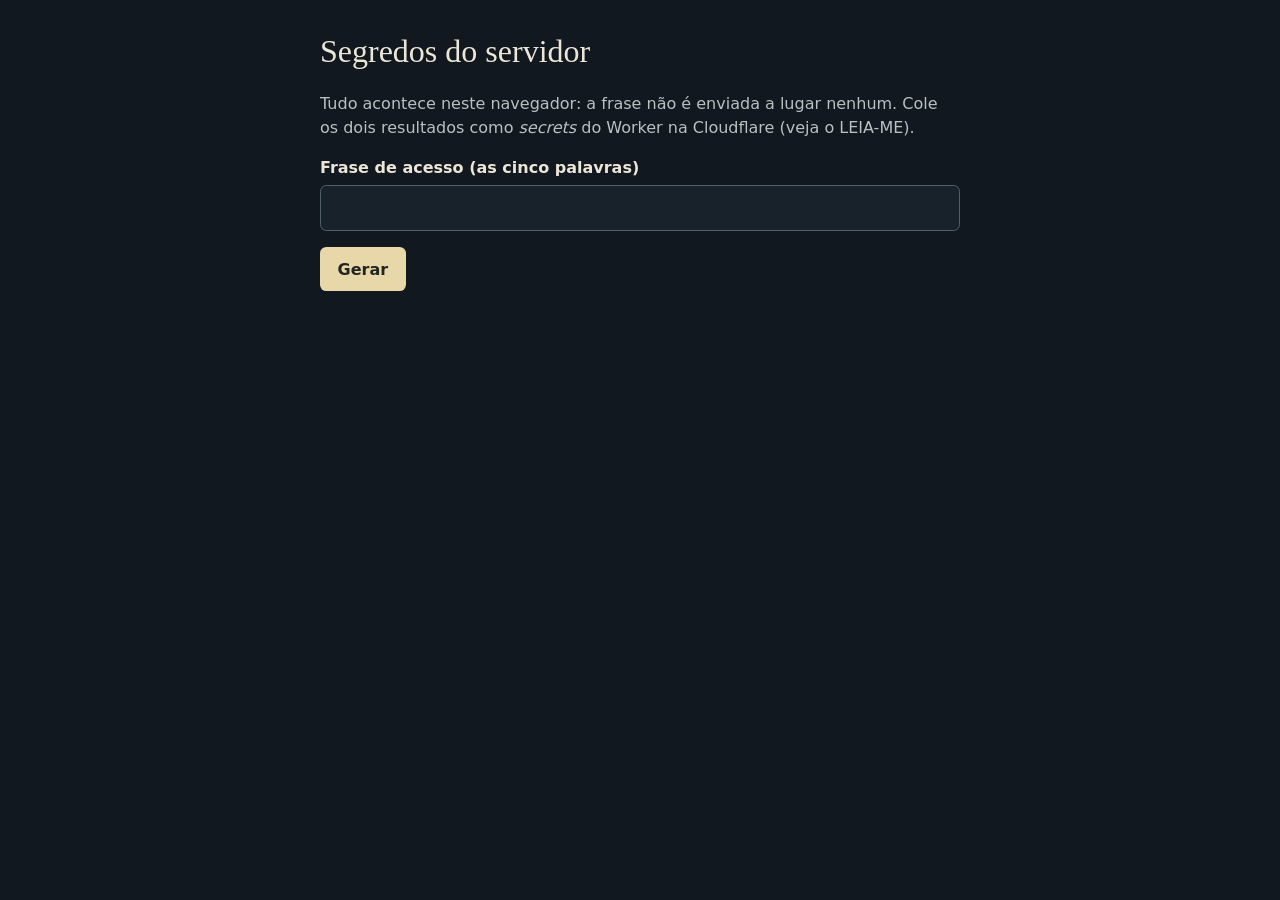
<file: backend/gerar-segredos.html>
<!doctype html>
<html lang="pt-BR">
<head>
  <meta charset="utf-8">
  <meta name="viewport" content="width=device-width, initial-scale=1">
  <meta name="robots" content="noindex,nofollow">
  <meta name="referrer" content="no-referrer">
  <title>Gerar segredos do servidor</title>
  <link rel="icon" href="data:image/svg+xml,%3Csvg xmlns='http://www.w3.org/2000/svg' viewBox='0 0 100 100'%3E%3Ctext y='.9em' font-size='90'%3E🌙%3C/text%3E%3C/svg%3E">
  <style>
    body { max-width: 40rem; margin: 2rem auto; padding: 0 1rem; color: #ece6d7; background: #111820; font: 1rem/1.5 system-ui, sans-serif; }
    h1 { font: 400 2rem/1.2 Georgia, serif; }
    label { display: grid; gap: .3rem; margin: 1rem 0; font-weight: 600; }
    input, textarea { width: 100%; box-sizing: border-box; padding: .7rem; border: 1px solid #50606a; border-radius: .4rem; color: #f2ece0; background: #18222b; font: 1rem/1.4 ui-monospace, monospace; }
    textarea { min-height: 4.5rem; resize: vertical; word-break: break-all; }
    button { min-height: 44px; padding: .6rem 1.1rem; border: 0; border-radius: .4rem; background: #e8d8a9; color: #232523; font: 600 1rem system-ui, sans-serif; cursor: pointer; }
    p, li { color: #b9c1c1; }
    .copy { margin-top: .3rem; background: #223039; color: #ede8d9; border: 1px solid #677372; }
  </style>
</head>
<body>
  <h1>Segredos do servidor</h1>
  <p>Tudo acontece neste navegador: a frase não é enviada a lugar nenhum. Cole os dois resultados como <em>secrets</em> do Worker na Cloudflare (veja o LEIA-ME).</p>
  <form id="form">
    <label>Frase de acesso (as cinco palavras)
      <input id="phrase" type="password" autocomplete="off" autocapitalize="none" spellcheck="false" required>
    </label>
    <button>Gerar</button>
  </form>
  <div id="result" hidden>
    <label>PHRASE_HASH
      <textarea id="hash" readonly></textarea>
      <button type="button" class="copy" data-for="hash">Copiar</button>
    </label>
    <label>SESSION_SECRET
      <textarea id="secret" readonly></textarea>
      <button type="button" class="copy" data-for="secret">Copiar</button>
    </label>
    <p>Maiúsculas e espaços extras não importam: “Lua  Estrela” vale o mesmo que “lua estrela”.</p>
  </div>
  <script type="module">
    import {hashPhrase} from './worker.js';
    const form = document.getElementById('form');
    form.onsubmit = async event => {
      event.preventDefault();
      const phrase = document.getElementById('phrase').value;
      if (phrase.trim().split(/\s+/).length !== 5 && !confirm('A frase não tem cinco palavras. Continuar mesmo assim?')) return;
      document.getElementById('hash').value = await hashPhrase(phrase, crypto.getRandomValues(new Uint8Array(16)));
      const bytes = crypto.getRandomValues(new Uint8Array(32));
      document.getElementById('secret').value = btoa(String.fromCharCode(...bytes)).replace(/\+/g, '-').replace(/\//g, '_').replace(/=+$/, '');
      document.getElementById('phrase').value = '';
      document.getElementById('result').hidden = false;
    };
    for (const button of document.querySelectorAll('.copy')) button.onclick = async () => {
      const field = document.getElementById(button.dataset.for);
      try { await navigator.clipboard.writeText(field.value); button.textContent = 'Copiado'; }
      catch { field.select(); }
      setTimeout(() => { button.textContent = 'Copiar'; }, 1500);
    };
  </script>
</body>
</html>
</file>
<file: site-acesso.css>
/* Portão de entrada do site e o botão "sair" da navegação. */
@font-face {
  font-family: GateSerif;
  src: url('./assets/album/fonts/cormorant-garamond.woff') format('woff');
  font-display: swap;
}
@font-face {
  font-family: GateSerif;
  src: url('./assets/album/fonts/cormorant-garamond-italic.woff') format('woff');
  font-style: italic;
  font-display: swap;
}
html.site-locked, html.site-locked body { background: #111820; }
html.site-locked body { margin: 0; }

#site-gate {
  position: relative;
  z-index: 20;
  box-sizing: border-box;
  min-height: 100svh;
  display: grid;
  place-items: center;
  padding: 32px 16px;
  color: #ece6d7;
  font: 1rem/1.5 system-ui, sans-serif;
  background:
    radial-gradient(circle at 12% 23%, #e9debe88 .7px, transparent 1px) 0 0 / 193px 217px,
    radial-gradient(circle at 80% 51%, #e9debe55 .8px, transparent 1px) 0 0 / 277px 319px,
    radial-gradient(circle at 45% 7%, #e9debe44 .6px, transparent 1px) 0 0 / 337px 253px,
    radial-gradient(ellipse at 50% 0%, #1f2d3a 0%, #111820 70%);
}
#site-gate *, #site-gate *::before { box-sizing: border-box; }
#site-gate :is(p, h1, legend, label, span) { letter-spacing: normal; text-transform: none; }
#site-gate .gate-card {
  width: min(560px, 100%);
  padding: clamp(24px, 5vw, 44px);
  border: 1px solid #e8d8a92e;
  border-radius: 18px;
  background: #18222bdd;
  box-shadow: 0 30px 80px #0007;
  text-align: center;
}
#site-gate .gate-moon {
  display: block;
  color: #e8d8a9;
  font: 3.2rem/1 Georgia, serif;
  text-shadow: 0 0 28px #e8d8a966;
}
#site-gate h1 {
  margin: 10px 0 0;
  padding: 0;
  border: 0;
  color: #ece6d7;
  font: 400 clamp(2.4rem, 8vw, 3.4rem)/1 GateSerif, Georgia, serif;
  letter-spacing: -.03em;
}
#site-gate h1 em { color: #e8d8a9; }
#site-gate .gate-lead { margin: 12px auto 0; max-width: 34ch; color: #b9c1c1; }
#site-login { display: grid; gap: 14px; margin-top: 26px; text-align: left; }
#site-login fieldset { min-width: 0; margin: 0; padding: 0; border: 0; }
#site-login legend { padding: 0; font-weight: 600; color: #dce2de; }
#site-gate-hint { margin: 4px 0 12px; color: #9fabad; font-size: .875rem; }
.gate-words {
  display: grid;
  grid-template-columns: repeat(5, minmax(0, 1fr));
  gap: 8px;
}
.gate-words label { display: grid; gap: 4px; min-width: 0; }
.gate-words label span { color: #9fabad; font-size: .75rem; }
.gate-words input {
  width: 100%;
  min-width: 0;
  min-height: 46px;
  padding: 10px;
  border: 1px solid #50606a;
  border-radius: 8px;
  color: #f2ece0;
  background: #101a22;
  font: 1rem/1.4 system-ui, sans-serif;
}
.gate-words input:focus-visible { outline: 2px solid #e8d8a9; outline-offset: 2px; border-color: #e8d8a9; }
.gate-remember {
  display: flex;
  align-items: center;
  gap: 10px;
  min-height: 44px;
  width: fit-content;
  color: #dce2de;
  cursor: pointer;
}
.gate-remember input { flex: none; width: 20px; height: 20px; margin: 0; accent-color: #e8d8a9; }
#site-gate-status { margin: 0; min-height: 1.5em; color: #ffc1b9; font-size: .9rem; }
#site-gate.is-busy #site-gate-status { color: #b9c1c1; }
#site-login button {
  min-height: 48px;
  padding: 12px 20px;
  border: 0;
  border-radius: 9px;
  color: #232523;
  background: #e8d8a9;
  font: 600 1rem/1.4 system-ui, sans-serif;
  cursor: pointer;
}
#site-login button:hover { background: #f5e6ba; }
#site-login button:focus-visible { outline: 2px solid #e8d8a9; outline-offset: 4px; }
#site-gate.is-busy button { opacity: .6; cursor: wait; }
@media (max-width: 520px) {
  .gate-words { grid-template-columns: repeat(2, minmax(0, 1fr)); }
  .gate-words label:last-child { grid-column: 1 / -1; }
}

.site-header .site-navigation .site-exit {
  display: flex;
  align-items: center;
  min-height: 44px;
  margin: 0;
  padding: 0;
  border: 0;
  border-radius: 0;
  color: #8f9a9b;
  background: transparent;
  font: .875rem/1.4 'Courier New', monospace;
  cursor: pointer;
  text-underline-offset: .4em;
}
.site-header .site-navigation .site-exit:hover { color: var(--nav-accent, #e8d8a9); background: transparent; text-decoration: underline; }
.site-header .site-navigation .site-exit:focus-visible { outline: 2px solid var(--nav-accent, #e8d8a9); outline-offset: 5px; }
</file>
<file: lua.css>
@charset "UTF-8";
:root{--night:#111820;--deep:#0d141b;--paper:#eee8d8;--gold:#e8d8a9;--sage:#b9c4ab;--muted:#abb1b3;--line:#c7c7aa30;--serif:Georgia,"Times New Roman",serif;--mono:"Courier New",monospace}
*{box-sizing:border-box}html{scroll-behavior:smooth;scroll-padding-top:25px}body{margin:0;background:var(--night);color:var(--paper);font-family:var(--serif);-webkit-font-smoothing:antialiased;overflow-x:clip}body::before{content:"";position:fixed;inset:0;pointer-events:none;z-index:8;opacity:.028;background-image:url("data:image/svg+xml,%3Csvg viewBox='0 0 160 160' xmlns='http://www.w3.org/2000/svg'%3E%3Cfilter id='n'%3E%3CfeTurbulence type='fractalNoise' baseFrequency='.8' numOctaves='3' stitchTiles='stitch'/%3E%3C/filter%3E%3Cpath fill='%23fff' filter='url(%23n)' d='M0 0h160v160H0z'/%3E%3C/svg%3E")}::selection{background:#75836b;color:white}a{color:inherit;text-underline-offset:5px}button{font:inherit;cursor:pointer}button,a,input{-webkit-tap-highlight-color:transparent}button:focus-visible,a:focus-visible,input:focus-visible{outline:2px solid var(--gold);outline-offset:5px}.wrap{width:min(1100px,calc(100% - 44px));margin-inline:auto}.skip-link{position:fixed;top:-100px;left:20px;z-index:30;background:var(--paper);color:var(--night);padding:15px;font:12px var(--mono)}.skip-link:focus{top:10px}.sky{position:absolute;inset:0 0 auto;height:940px;overflow:hidden;pointer-events:none;background-image:radial-gradient(circle at 12% 23%,#e9debe88 .7px,transparent 1px),radial-gradient(circle at 80% 51%,#e9debe55 .8px,transparent 1px),radial-gradient(circle at 45% 7%,#e9debe44 .6px,transparent 1px);background-size:193px 217px,277px 319px,337px 253px;mask-image:linear-gradient(#000 65%,transparent)}.sky-star{position:absolute;color:var(--gold);font-style:normal;animation:twinkle 6s ease-in-out infinite}.s1{top:115px;left:5%;font-size:12px}.s2{top:210px;right:9%;font-size:21px;animation-delay:-2s}.s3{top:590px;left:48%;font-size:16px;animation-delay:-4s}.s4{top:70px;left:61%;font-size:25px}.s5{top:760px;right:20%;font-size:12px;animation-delay:-1s}.shooting-star{position:absolute;width:100px;height:1px;background:linear-gradient(90deg,transparent,#e8d8a9);opacity:0;transform:rotate(32deg);animation:shoot 14s ease-in infinite;top:16%;left:45%}.shooting-star.two{animation-delay:6s;animation-duration:19s;top:38%;left:2%;width:75px}.site-header{position:relative;z-index:2;min-height:80px;display:flex;align-items:center;justify-content:space-between;gap:15px;border-bottom:1px solid var(--line)}.brand{display:flex;align-items:center;gap:9px;text-decoration:none;font:11px var(--mono);letter-spacing:.2px}.brand>span{font:27px var(--serif);color:var(--gold)}.version-link{display:flex;align-items:center;min-height:44px;font:9px var(--mono);color:var(--muted);text-decoration:none}.version-link:hover{color:var(--gold)}.hero{position:relative;display:grid;grid-template-columns:1.08fr 1fr;align-items:center;gap:20px;min-height:650px;padding:53px 0 73px}.eyebrow{font:9px/1.7 var(--mono);letter-spacing:1.6px;color:var(--sage);margin:0 0 26px}.hero h1{position:relative;font-weight:400;font-size:clamp(72px,7.5vw,92px);line-height:.97;letter-spacing:-4.5px;margin:0;max-width:540px}.hero h1 em{color:var(--gold);font-weight:400;font-size:1.15em;letter-spacing:-5px}.small-heart{font-size:48px;display:inline-block;color:var(--sage);transform:rotate(-13deg);margin-left:35px;vertical-align:5px}.hero-description{max-width:386px;font-size:15px;line-height:1.8;color:#c8cbca;margin:27px 0 24px}.letter-link{display:inline-flex;align-items:center;justify-content:space-between;gap:55px;min-height:46px;font:11px var(--mono);text-decoration:none;border-bottom:1px solid var(--gold);color:var(--gold);padding:0 0 5px}.letter-link span{font:21px var(--serif)}.lunar-scene{height:455px;position:relative;min-width:0;align-self:center}.moon-button{position:absolute;top:10px;right:4px;width:320px;height:320px;border:0;background:none;border-radius:50%;padding:0;animation:moon-float 9s ease-in-out infinite;isolation:isolate}.moon-button::before{content:"";position:absolute;inset:-32px;border-radius:50%;background:radial-gradient(circle,#ead9a41c 20%,#ead9a40b 50%,transparent 70%);z-index:-1}.moon-svg{width:100%;height:100%;filter:drop-shadow(0 0 25px #e8d8a912)}.orbit{position:absolute;top:35px;right:-20px;width:390px;height:250px;border:1px solid #e8d8a928;border-radius:50%;transform:rotate(-30deg);pointer-events:none}.orbit span{position:absolute;top:19px;right:56px;color:var(--gold);font-size:17px}.moon-prompt{position:absolute;right:8px;top:340px;font-size:11px;transform:rotate(-6deg)}.moon-message{position:absolute;right:5px;top:370px;max-width:250px;text-align:center;font:11px/1.7 var(--serif);color:var(--gold);margin:0;min-height:39px}.handwritten{font-family:"Segoe Print","Comic Sans MS",cursive;font-size:13px;line-height:1.7;color:var(--sage)}.photo-print{margin:0;background:#e7e0cf;color:#3b3d35;border:1px solid #b9b3a0;padding:9px 9px 0;box-shadow:0 8px 20px #0003}.photo-slot{aspect-ratio:4/4.4;background:#b6b8ab;display:flex;flex-direction:column;align-items:center;justify-content:center;text-align:center;border:1px solid #929686;position:relative;overflow:hidden;color:#606859;background-image:linear-gradient(145deg,transparent 43%,#e9e7d733 43.2%,#e9e7d733 43.5%,transparent 43.8%)}.photo-slot::before{content:"";position:absolute;inset:10px;border:1px solid #8f968a55}.photo-slot>span{font:35px var(--serif);opacity:.7}.photo-slot>p{font:10px/1.6 var(--mono);margin:10px 0 0}.photo-slot>small{position:absolute;bottom:15px;font:7px var(--mono);letter-spacing:.5px}.photo-slot>img{position:absolute;inset:0;width:100%;height:100%;object-fit:cover;filter:saturate(.7)}.photo-slot.has-photo::before{display:none}.photo-print figcaption{text-align:center;font:8px/1.6 var(--mono);padding:12px 2px 13px}.hero-photo{position:absolute;width:187px;left:0;bottom:-1px;transform:rotate(-9deg)}.hero-photo .photo-slot{aspect-ratio:1/1.04}.hero-photo .photo-slot>p{font-size:8px}.hero-photo .photo-slot>small{font-size:6px}.hero-photo figcaption{font-size:6px}.scene-coordinate{position:absolute;right:9px;bottom:5px;font:7px var(--mono);letter-spacing:1.8px;color:#828f90;writing-mode:vertical-rl;transform:rotate(180deg)}.music-strip{display:flex;align-items:center;gap:16px;padding:20px 0;border-top:1px solid var(--line);border-bottom:1px solid var(--line);position:relative}.music-icon{font-size:23px;color:var(--gold);display:grid;place-items:center;width:36px;height:36px;border:1px solid var(--line);border-radius:50%;flex-shrink:0}.music-icon.playing{animation:music-sway 4s ease-in-out infinite}.music-kicker{font:7px var(--mono);letter-spacing:1px;color:var(--sage)}.music-strip p{font:14px var(--serif);margin:6px 0 0}.music-strip p>span{color:var(--muted);font-size:11px}.music-strip button{background:none;border:0;color:var(--gold);padding:12px 0;min-height:44px;font:9px var(--mono);margin-left:auto;white-space:nowrap}.strip-star{font-size:24px;color:var(--sage);margin-left:auto}.music-strip button:not([hidden])+.strip-star{margin-left:15px}.section{padding-top:80px;padding-bottom:80px;border-bottom:1px solid var(--line)}h2{font-weight:400;font-size:55px;line-height:1.08;letter-spacing:-2px;margin:0}h2 em{font-weight:400;color:var(--gold)}.section-heading>p:last-child{font-size:15px;line-height:1.8;color:var(--muted);margin:20px 0 0}.section-heading .eyebrow{margin-bottom:19px}.reasons{display:grid;grid-template-columns:.85fr 1.3fr;gap:35px 80px}.reason-list{border-top:1px solid var(--line)}.reason{display:grid;grid-template-columns:25px 1fr 20px;gap:15px;padding:26px 0;border-bottom:1px solid var(--line)}.number{font:10px var(--mono);color:var(--sage);padding-top:5px}.reason h3{font-size:23px;line-height:1.2;font-weight:400;letter-spacing:-.5px;margin:0 0 12px}.reason p{font-size:14px;line-height:1.8;color:var(--muted);margin:0}.reason-mark{color:var(--gold);font-size:22px}.memory-row{grid-column:1/-1;display:flex;align-items:center;justify-content:center;gap:90px;padding-top:29px}.memory-photo{width:230px;transform:rotate(5deg)}.memory-photo .photo-slot{aspect-ratio:1/1}.memory-note{font-size:16px;transform:rotate(-5deg)}.memory-star{font-size:65px;color:#6c7c73;margin-left:15px}.space-section{background:linear-gradient(130deg,#16202788,transparent 65%);border-top:1px solid var(--line);margin-top:-1px}.space-heading{display:grid;grid-template-columns:1fr 1fr;gap:0 90px}.space-heading>.eyebrow{grid-column:1/-1;margin-bottom:20px}.space-heading h2{font-size:66px}.space-heading>div{align-self:center}.space-heading>div>p{font-size:15px;line-height:1.8;color:var(--muted);margin:0}.space-heading>div>.space-question{color:var(--gold);font-size:20px;font-style:italic;line-height:1.5;margin:0 0 20px}.space-grid{display:grid;grid-template-columns:repeat(3,1fr);gap:35px;margin-top:47px;border-top:1px solid var(--line)}.space-grid article{padding-top:25px}.space-grid h3{font-weight:400;font-size:23px;line-height:1.2;letter-spacing:-.5px;margin:19px 0 14px}.space-grid p{font-size:14px;line-height:1.9;color:var(--muted);margin:0}blockquote{text-align:center;font-size:40px;line-height:1.25;letter-spacing:-1px;margin:60px 0 0}blockquote em{color:var(--gold);font-weight:400}blockquote .handwritten{display:block;font-size:11px;letter-spacing:0;margin-top:20px;transform:rotate(-3deg)}.cons-grid{display:grid;grid-template-columns:repeat(3,1fr);gap:38px;margin-top:38px}.cons-grid article{border-top:1px solid var(--line);padding-top:23px}.cons-grid article>span{font-size:24px;color:var(--sage);display:block;height:33px}.cons-grid h3{font-size:24px;line-height:1.2;font-weight:400;letter-spacing:-.4px;margin:15px 0}.cons-grid p{font-size:14px;line-height:1.8;color:var(--muted);margin:0}.feedback{display:grid;grid-template-columns:.85fr 1.3fr;gap:80px;align-items:start}.feedback-intro>.eyebrow{font-size:8px}.feedback-intro h2{font-size:66px}.feedback-intro>p:not(.eyebrow):not(.handwritten){font-size:18px;color:var(--muted);margin:22px 0}.feedback-intro>.handwritten{margin-top:37px;transform:rotate(-5deg)}.feedback-paper{border:1px solid #bdc4ab50;padding:30px 29px 22px;background:#1b2529;box-shadow:5px 5px 0 #080d1322}.feedback-paper fieldset{margin:0;padding:0;border:0;min-width:0}.feedback-paper legend{font:29px/1.15 var(--serif);letter-spacing:-.7px;padding:0;color:var(--paper)}.feedback-hint{font:9px/1.9 var(--mono);color:var(--muted);margin:16px 0 20px}.feedback-paper label{display:flex;align-items:center;gap:12px;border-top:1px solid var(--line);padding:15px 0;min-height:53px;font:15px/1.5 var(--serif);cursor:pointer}.feedback-paper label:last-child{border-bottom:1px solid var(--line)}.feedback-paper label:hover,.feedback-paper label:has(input:checked){color:var(--gold)}.feedback-paper input{accent-color:var(--gold);width:17px;height:17px;margin:0;flex-shrink:0}.feedback-reply{border-left:1px solid var(--gold);padding-left:16px;margin-top:23px}.feedback-reply>span{font:7px var(--mono);letter-spacing:1px;color:var(--sage)}.feedback-reply p{font:15px/1.7 var(--serif);color:var(--gold);margin:11px 0 0}.reset-feedback{border:0;border-bottom:1px solid var(--line);background:none;color:var(--sage);min-height:44px;padding:11px 0 5px;margin-top:12px;font:9px var(--mono)}.feedback-privacy{font:8px/1.8 var(--mono);color:#8f9c9e;margin:22px 0 0}.closing{display:grid;grid-template-columns:1fr 1.2fr;gap:110px;align-items:center;padding-inline:40px}.couple-photo{width:100%;max-width:300px;transform:rotate(-5deg);margin:auto}.couple-photo .photo-slot{aspect-ratio:1/1}.couple-photo .photo-slot>span{font-size:47px}.closing h2{font-size:46px}.closing>div>p:not(.eyebrow):not(.handwritten){font-size:16px;color:var(--muted);line-height:1.8;margin:25px 0}.closing .handwritten{transform:rotate(-4deg);font-size:13px;margin-left:23px}footer{display:flex;align-items:center;justify-content:space-between;gap:20px;padding:30px 0 35px;font:9px/1.9 var(--mono);color:var(--muted)}footer p{margin:0}footer p span{font:italic 15px var(--serif);color:var(--sage)}footer a{font:9px var(--mono);display:flex;align-items:center;min-height:44px;text-decoration:none}.stardust{position:fixed;inset:0;pointer-events:none;overflow:hidden;z-index:20}.particle{position:absolute;color:var(--gold);font-size:17px;will-change:transform;animation:stardust 1300ms cubic-bezier(.13,.68,.22,1) forwards}.motion-ready .reveal{opacity:0;transform:translateY(23px);transition:opacity .8s ease,transform .8s cubic-bezier(.2,.7,.2,1)}.motion-ready .reveal.is-visible{opacity:1;transform:translateY(0)}.intro-in{animation:intro .95s both}.hero h1{animation-delay:.12s}.hero-description{animation-delay:.22s}.letter-link{animation-delay:.35s}.lunar-scene{animation-delay:.22s}.moon-button.pulse .moon-svg{animation:moon-pulse .9s ease-out}
@keyframes intro{from{opacity:0;transform:translateY(18px)}to{opacity:1;transform:translateY(0)}}@keyframes moon-float{0%,100%{transform:translateY(0) rotate(-3deg)}50%{transform:translateY(-10px) rotate(1deg)}}@keyframes moon-pulse{40%{transform:scale(1.04)}100%{transform:scale(1)}}@keyframes twinkle{0%,100%{opacity:.3;transform:scale(.8)}50%{opacity:.9;transform:scale(1.1)}}@keyframes shoot{0%,78%,100%{opacity:0;transform:translate(0,0) rotate(32deg)}80%{opacity:.8}86%{opacity:0;transform:translate(340px,210px) rotate(32deg)}}@keyframes music-sway{0%,100%{transform:rotate(-8deg)}50%{transform:rotate(8deg)}}@keyframes stardust{from{opacity:1;transform:translate(0,0) scale(.6) rotate(0)}to{opacity:0;transform:translate(var(--dx),var(--dy)) scale(1.2) rotate(var(--turn))}}
@media(min-width:1500px){.hero{padding-top:72px;padding-bottom:90px;min-height:720px}}
@media(max-width:980px){.hero h1{font-size:75px}.small-heart{font-size:35px;margin-left:23px}.moon-button{width:275px;height:275px;right:0;top:18px}.orbit{width:310px;height:200px;right:-10px;top:48px}.lunar-scene{height:410px}.hero-photo{width:160px;bottom:0}.moon-prompt{top:303px;font-size:9px}.moon-message{top:332px;font-size:10px;max-width:195px}.hero-description{font-size:14px}.hero{min-height:610px}.reasons{gap:30px 45px}.feedback{gap:45px}.closing{gap:65px;padding-inline:15px}.space-heading{gap:0 50px}.space-grid{gap:25px}.cons-grid{gap:25px}.reason h3{font-size:21px}.feedback-intro h2{font-size:58px}}
@media(max-width:740px){html{scroll-padding-top:20px}.wrap{width:calc(100% - 40px)}.site-header{min-height:70px;gap:8px}.brand{font-size:9px;gap:6px}.brand>span{font-size:24px}.version-link{font-size:8px}.hero{grid-template-columns:1fr;padding-top:29px;padding-bottom:28px;gap:9px;min-height:0}.hero-copy>.eyebrow{font-size:8px;letter-spacing:1.2px;margin-bottom:23px}.hero h1{font-size:clamp(59px,13.6vw,84px);line-height:.98;letter-spacing:-3.5px;max-width:500px}.hero h1 em{letter-spacing:-4px;font-size:1.14em}.small-heart{font-size:35px;margin-left:30px;vertical-align:6px}.hero-description{font-size:14px;line-height:1.8;max-width:440px;margin:24px 0 12px}.letter-link{font-size:10px;gap:44px;min-height:44px}.lunar-scene{height:300px;margin-top:12px;max-width:400px;width:100%;justify-self:center}.moon-button{width:220px;height:220px;right:3px;top:5px}.orbit{width:265px;height:168px;right:-9px;top:35px}.orbit>span{top:10px;right:39px;font-size:13px}.hero-photo{width:131px;left:9px;bottom:14px}.hero-photo .photo-slot>p{font-size:7px}.hero-photo .photo-slot>span{font-size:28px}.hero-photo .photo-slot>small{bottom:11px;font-size:5px}.hero-photo .photo-slot::before{inset:7px}.hero-photo figcaption{font-size:5px;padding:10px 0 11px}.hero-photo{padding:7px 7px 0}.moon-prompt{right:2px;top:226px;font-size:8px;max-width:195px;transform:rotate(-5deg);text-align:center}.moon-message{top:251px;right:4px;font-size:10px;max-width:185px;line-height:1.6}.scene-coordinate{display:none}.sky{height:1100px}.s2{top:105px;right:13px;font-size:13px}.s3{left:7%;top:470px;font-size:11px}.s5{top:930px}.music-strip{gap:12px;padding:16px 0}.music-icon{width:31px;height:31px;font-size:18px}.music-kicker{font-size:6px;letter-spacing:.8px}.music-strip p{font-size:13px;line-height:1.5;max-width:260px}.music-strip p>span{display:block;font-size:9px}.music-strip button{font-size:8px;min-width:60px;line-height:1.7;text-align:right;padding:10px 0}.music-strip button>span{display:none}.strip-star{font-size:20px}.music-strip button:not([hidden])+.strip-star{display:none}.section{padding-top:48px;padding-bottom:48px}h2{font-size:43px;letter-spacing:-1.6px}.eyebrow{font-size:7px;letter-spacing:1px}.section-heading>.eyebrow{margin-bottom:16px}.section-heading>p:last-child{font-size:14px;margin-top:16px}.reasons{grid-template-columns:1fr;gap:29px}.reason{grid-template-columns:21px 1fr 16px;gap:10px;padding:23px 0}.reason h3{font-size:23px;line-height:1.2;margin-bottom:12px}.reason p{font-size:14px;line-height:1.8}.reason-mark{font-size:19px}.number{font-size:9px}.memory-row{grid-column:auto;gap:23px;align-items:center;padding-top:11px;justify-content:flex-start}.memory-photo{width:45%;flex-shrink:0;max-width:200px;padding:7px 7px 0;transform:rotate(4deg)}.memory-photo .photo-slot>p{font-size:7px}.memory-photo .photo-slot>small{font-size:5px;bottom:12px}.memory-photo figcaption{font-size:5px;padding:10px 1px 12px}.memory-note{font-size:11px;line-height:1.9;flex:1}.memory-star{display:none}.space-heading{grid-template-columns:1fr;gap:24px}.space-heading>.eyebrow{grid-column:auto;margin-bottom:-6px}.space-heading h2{font-size:58px}.space-heading>div>p{font-size:14px}.space-heading>div>.space-question{font-size:20px;margin-bottom:18px}.space-grid{grid-template-columns:1fr;gap:0;margin-top:30px}.space-grid article{padding:26px 0;border-bottom:1px solid var(--line)}.space-grid article:last-child{border-bottom:0;padding-bottom:0}.space-grid h3{font-size:25px;margin:13px 0}.space-grid p{font-size:14px;line-height:1.9}blockquote{font-size:30px;letter-spacing:-.8px;margin:38px 0 0;line-height:1.3}blockquote .handwritten{font-size:10px;margin-top:17px}.cons-grid{grid-template-columns:1fr;gap:27px;margin-top:29px}.cons-grid article{padding-top:19px}.cons-grid h3{font-size:25px;margin:9px 0 12px}.cons-grid p{font-size:14px}.cons-grid article>span{height:29px;font-size:23px}.feedback{grid-template-columns:1fr;gap:25px}.feedback-intro>.eyebrow{font-size:7px;letter-spacing:.8px;margin-bottom:19px}.feedback-intro h2{font-size:58px}.feedback-intro>p:not(.eyebrow):not(.handwritten){font-size:17px;margin:18px 0}.feedback-intro>.handwritten{font-size:11px;margin-top:25px}.feedback-paper{padding:24px 20px 21px}.feedback-paper legend{font-size:27px}.feedback-hint{font-size:8px;margin:15px 0 20px}.feedback-paper label{font-size:15px;min-height:56px;padding:15px 0;gap:11px}.feedback-reply p{font-size:15px}.feedback-privacy{font-size:7px}.reset-feedback{font-size:9px}.closing{grid-template-columns:1fr;gap:38px;padding-inline:0}.couple-photo{max-width:270px;width:80%;margin:6px auto 0}.couple-photo .photo-slot>p{font-size:9px}.closing>div>.eyebrow{font-size:7px;margin-bottom:19px}.closing h2{font-size:40px}.closing>div>p:not(.eyebrow):not(.handwritten){font-size:15px;margin:23px 0}.closing .handwritten{font-size:12px;margin-left:22px}footer{font-size:7px;padding:25px 0 32px;gap:10px}footer p span{font-size:13px}footer a{font-size:8px;white-space:nowrap}}
@media(max-width:360px){.wrap{width:calc(100% - 34px)}.brand{font-size:8px}.version-link{font-size:7px}.hero h1{font-size:58px;letter-spacing:-3.5px}.small-heart{font-size:29px;margin-left:17px}.hero-description{font-size:13px}.lunar-scene{height:282px}.moon-button{width:200px;height:200px}.orbit{width:235px;height:150px;top:32px;right:-6px}.hero-photo{width:117px;left:4px;bottom:15px}.moon-prompt{top:210px;font-size:7px;max-width:175px}.moon-message{top:233px;max-width:155px;font-size:9px}.music-strip p{font-size:12px}.music-strip p>span{font-size:8px}.music-kicker{font-size:5px}.music-strip{gap:9px}.music-strip button{font-size:7px;min-width:54px}.feedback-paper{padding:22px 17px 19px}.feedback-paper legend{font-size:25px}.feedback-paper label{font-size:14px}.memory-note{font-size:10px}.closing h2{font-size:36px}}
.moon-button::before{inset:0;box-shadow:0 0 50px 15px #ead9a40b}
.photo-slot.has-photo>img{filter:none}
.coffee-icon{display:block;width:28px;height:28px;color:var(--gold)}
.letter-experience{grid-template-columns:.8fr 1.25fr;gap:65px;align-items:start;padding-inline:10px}
.letter-invitation{position:sticky;top:35px}
.letter-invitation>p:not(.eyebrow):not(.handwritten){font-size:16px;line-height:1.8;color:var(--muted);margin:24px 0}
.letter-invitation>.handwritten{margin:29px 0 0;transform:rotate(-4deg)}
.lunar-letter{min-width:0;width:100%}
.letter-trigger{display:block;list-style:none;cursor:pointer;padding:80px 10px 15px;border-radius:4px;text-align:center;outline-offset:6px}
.letter-trigger::-webkit-details-marker{display:none}
.letter-trigger::marker{content:""}
.envelope-stage{display:block;position:relative;width:min(100%,340px);aspect-ratio:1.48;margin:0 auto;perspective:900px;transform:rotate(-4deg);transition:transform .7s ease;isolation:isolate}
.envelope-back{position:absolute;inset:0;background:#263d43;border:1px solid #77928c;box-shadow:0 15px 35px #0004;border-radius:3px}
.envelope-paper{position:absolute;inset:5% 6% 12%;background:#eee6d0;border:1px solid #c5c3aa;z-index:1;display:flex;flex-direction:column;align-items:center;justify-content:flex-start;padding:12px 6px;color:#4c5c4b;transition:transform .72s cubic-bezier(.2,.7,.2,1) .18s}
.envelope-paper>span{font-size:25px;line-height:1.2;color:#78855e}
.envelope-paper>i{font:italic 19px/1.3 var(--serif);margin-top:5px}
.envelope-front{position:absolute;inset:0;clip-path:polygon(0 0,50% 52%,100% 0,100% 100%,0 100%);background:linear-gradient(151deg,transparent 49.6%,#79918455 50%,transparent 50.4%),linear-gradient(209deg,#304a4e 49.8%,#2c4449 50%);border:1px solid #7991847a;border-radius:3px;z-index:3}
.envelope-flap{position:absolute;inset:0 0 44%;clip-path:polygon(0 0,100% 0,50% 100%);background:linear-gradient(#3b5659,#2c4348);transform-origin:50% 0;z-index:4;transition:transform .7s cubic-bezier(.4,.1,.2,1),z-index 0s .32s;backface-visibility:visible}
.envelope-seal{position:absolute;top:51%;left:50%;transform:translate(-50%,-50%) rotate(-12deg);width:49px;height:49px;display:grid;place-items:center;border-radius:50%;background:#d6c58f;color:#3e513f;font:32px var(--serif);border:1px solid #e9dbb2;box-shadow:inset 0 0 0 4px #c1b17d,inset 0 0 0 5px #9f936c,1px 4px 7px #0003;z-index:5;transition:opacity .3s,transform .45s}
.envelope-address{position:absolute;top:67%;left:0;right:0;z-index:4;font:italic 22px/1.1 var(--serif);color:#e9dfbf}
.envelope-address small{display:block;font:8px var(--mono);letter-spacing:.6px;color:#b9c6b4;margin-top:8px}
.envelope-star{position:absolute;z-index:6;color:var(--gold);font-size:18px;pointer-events:none}
.envelope-star-one{left:-6px;top:30%;transform:rotate(15deg)}
.envelope-star-two{right:2px;bottom:-15px;font-size:26px}
.letter-action{display:block;margin:30px 0 0;color:var(--gold);font:11px/1.7 var(--mono)}
.letter-action>span{display:inline-block;border-bottom:1px solid #e8d8a94a;padding:8px 0;min-height:34px}
.letter-action>small{display:block;color:var(--muted);font:8px/1.8 var(--mono);margin-top:8px}
.lunar-letter[open] .envelope-stage{transform:rotate(0)}
.lunar-letter[open] .envelope-flap{transform:rotateX(180deg);z-index:0}
.lunar-letter[open] .envelope-seal{opacity:0;transform:translate(-50%,20px) rotate(30deg) scale(.6)}
.lunar-letter[open] .envelope-paper{transform:translateY(-72px) rotate(-2deg)}
.letter-paper{position:relative;padding:37px 33px 30px;margin-top:27px;background-color:#eee7d4;background-image:repeating-linear-gradient(0deg,transparent,transparent 28px,#8d95730b 28px,#8d95730b 29px);border:1px solid #c9c7aa;color:#34413d;box-shadow:0 18px 40px #0003;scroll-margin-top:25px;outline-offset:5px}
.letter-paper::before{content:"☾";position:absolute;top:19px;right:21px;color:#7c8968;font-size:30px;transform:rotate(-13deg)}
.letter-paper>.eyebrow{font:7px/1.7 var(--mono);letter-spacing:1px;color:#768164;margin:0 35px 23px 0}
.letter-paper h3{font:400 40px/1.08 var(--serif);letter-spacing:-1.7px;margin:0 0 28px;color:#2b4043}
.letter-paper h3 em{font-weight:400;color:#71815b}
.letter-paper>p:not(.eyebrow):not(.handwritten){font:16px/1.9 var(--serif);margin:21px 0;color:#48534a}
.letter-paper>.handwritten{color:#65764e;font-size:13px;line-height:1.8;margin:29px 0 37px 15px;transform:rotate(-3deg)}
.letter-paper .couple-photo{position:static;width:80%;max-width:250px;margin:37px auto 27px;transform:rotate(-4deg)}
.letter-paper .photo-slot>p{color:#606859}
.fold-letter{display:flex;align-items:center;justify-content:space-between;gap:25px;min-height:46px;background:none;border:0;border-bottom:1px solid #75846570;color:#65764e;font:10px var(--mono);padding:10px 0;margin:35px auto 0}
.fold-letter span{font-size:21px}
.letter-paper:focus-visible,.fold-letter:focus-visible{outline:2px solid #6b7f53;outline-offset:6px}
.lunar-letter[open] .letter-paper{animation:letter-unfold .75s .65s both}
.moon-particle{font-size:25px;color:#eee2bb;animation-duration:1.65s}
@keyframes letter-unfold{from{opacity:0;transform:translateY(-17px) rotate(-.5deg)}to{opacity:1;transform:translateY(0) rotate(0)}}
@media(min-width:741px) and (max-width:980px){.letter-experience{gap:35px;padding-inline:0}.letter-paper{padding:32px 25px 27px}.letter-paper h3{font-size:34px}.letter-paper>p:not(.eyebrow):not(.handwritten){font-size:15px}.envelope-paper>i{font-size:17px}.envelope-address{font-size:20px}}
@media(max-width:740px){.letter-experience{grid-template-columns:1fr;gap:7px;padding-inline:0}.letter-invitation{position:static}.letter-invitation>.eyebrow{font-size:7px;letter-spacing:1px}.letter-invitation>p:not(.eyebrow):not(.handwritten){font-size:15px;margin:20px 0}.letter-invitation>.handwritten{font-size:11px;margin:24px 0 10px 15px}.letter-trigger{padding:88px 10px 12px}.envelope-stage{max-width:310px}.envelope-paper>i{font-size:19px}.envelope-address{font-size:21px}.envelope-address small{font-size:7px}.letter-action{font-size:10px;margin-top:27px}.letter-action>small{font-size:7px}.letter-paper{padding:30px 23px 26px;margin-top:23px;scroll-margin-top:18px}.letter-paper>.eyebrow{font-size:6px;letter-spacing:.6px;margin-bottom:21px}.letter-paper h3{font-size:34px;letter-spacing:-1.1px}.letter-paper>p:not(.eyebrow):not(.handwritten){font-size:16px;line-height:1.85;margin:22px 0}.letter-paper>.handwritten{font-size:12px;margin-left:11px}.letter-paper .couple-photo{width:86%;max-width:230px}.fold-letter{font-size:9px}}
@media(max-width:360px){.letter-paper{padding-inline:20px}.letter-paper h3{font-size:30px}.envelope-address{font-size:19px}.envelope-paper>i{font-size:17px}.envelope-seal{width:44px;height:44px;font-size:29px}.letter-action>small{font-size:6px}}
@media(min-width:741px){.cons-grid{grid-template-columns:repeat(2,minmax(0,1fr));column-gap:55px}}
@media(max-width:740px){.orbit{width:220px;height:140px;right:6px;top:42px}.memory-note{min-width:0;overflow-wrap:break-word}}
@media(max-width:360px){.orbit{width:200px;height:130px;right:6px;top:40px}.memory-row{gap:20px}}
@media(prefers-reduced-motion:reduce){html{scroll-behavior:auto}*,*::before,*::after{animation:none!important;transition:none!important}.motion-ready .reveal{opacity:1;transform:none}.particle{display:none}}

.kiss-moment { display: flex; align-items: center; justify-content: center; gap: 48px; margin-block: 0 48px; }
.kiss-frame { display: block; flex: none; width: min(260px, 48%); padding: 8px; border: 1px solid #e8d8a947; background: #111820; box-shadow: 0 12px 28px #0003; transform: rotate(-3deg); }
.kiss-frame img { display: block; width: 100%; height: auto; aspect-ratio: 1; }
.kiss-moment figcaption p { margin: 0; font: 2rem/1.25 var(--serif); color: var(--paper); }
.kiss-moment figcaption em { color: var(--gold); font-weight: 400; }
.kiss-moment figcaption p > span { color: var(--sage); font-size: 1.5rem; }
@media (max-width: 500px) {
  .kiss-moment { flex-direction: column; gap: 25px; margin-block: 12px 36px; }
  .kiss-frame { width: min(230px, 65vw); }
  .kiss-moment figcaption { text-align: center; }
  .kiss-moment figcaption p { font-size: 1.75rem; }
}
</file>
<file: ceu.css>
/* Fundo compartilhado pelas páginas Início, Nosso álbum e Poemas. */
.site-page { min-height: 100svh; isolation: isolate; }
.site-page::before {
  content: "";
  position: fixed;
  inset: 0;
  pointer-events: none;
  z-index: 8;
  opacity: .028;
  background-image: url("data:image/svg+xml,%3Csvg viewBox='0 0 160 160' xmlns='http://www.w3.org/2000/svg'%3E%3Cfilter id='n'%3E%3CfeTurbulence type='fractalNoise' baseFrequency='.8' numOctaves='3' stitchTiles='stitch'/%3E%3C/filter%3E%3Cpath fill='%23fff' filter='url(%23n)' d='M0 0h160v160H0z'/%3E%3C/svg%3E");
}
.site-page .sky {
  position: absolute;
  inset: 0 0 auto;
  z-index: 0;
  height: 940px;
  overflow: hidden;
  pointer-events: none;
  background-image: radial-gradient(circle at 12% 23%, #e9debe88 .7px, transparent 1px), radial-gradient(circle at 80% 51%, #e9debe55 .8px, transparent 1px), radial-gradient(circle at 45% 7%, #e9debe44 .6px, transparent 1px);
  background-size: 193px 217px, 277px 319px, 337px 253px;
  mask-image: linear-gradient(#000 65%, transparent);
}
.sky-star { position: absolute; color: #e8d8a9; font-style: normal; animation: twinkle 6s ease-in-out infinite; }
.s1 { top: 115px; left: 5%; font-size: 12px; }
.s2 { top: 210px; right: 9%; font-size: 21px; animation-delay: -2s; }
.s3 { top: 590px; left: 48%; font-size: 16px; animation-delay: -4s; }
.s4 { top: 70px; left: 61%; font-size: 25px; }
.s5 { top: 760px; right: 20%; font-size: 12px; animation-delay: -1s; }
.shooting-star { position: absolute; width: 100px; height: 1px; background: linear-gradient(90deg, transparent, #e8d8a9); opacity: 0; transform: rotate(32deg); animation: shoot 14s ease-in infinite; top: 16%; left: 45%; }
.shooting-star.two { animation-delay: 6s; animation-duration: 19s; top: 38%; left: 2%; width: 75px; }
@keyframes twinkle { 0%, 100% { opacity: .3; transform: scale(.8); } 50% { opacity: .9; transform: scale(1.1); } }
@keyframes shoot { 0%, 78%, 100% { opacity: 0; transform: translate(0, 0) rotate(32deg); } 80% { opacity: .8; } 86% { opacity: 0; transform: translate(340px, 210px) rotate(32deg); } }
.celestial-backdrop {
  position: fixed;
  inset: 0;
  z-index: 0;
  overflow: hidden;
  pointer-events: none;
  color: #e8d8a9;
}

.celestial-backdrop::before,
.celestial-backdrop::after {
  content: "";
  position: absolute;
  inset: 0;
  pointer-events: none;
}

.celestial-backdrop::before {
  background-image: url("data:image/svg+xml,%3Csvg xmlns='http://www.w3.org/2000/svg' viewBox='0 0 353 397'%3E%3Cg fill='%23e8d8a9'%3E%3Cpath d='M44 63l1.1 3.9L49 68l-3.9 1.1L44 73l-1.1-3.9L39 68l3.9-1.1Z'/%3E%3Cpath d='M257 272l.7 2.3 2.3.7-2.3.7-.7 2.3-.7-2.3-2.3-.7 2.3-.7Z'/%3E%3C/g%3E%3Cpath fill='%23b9c4ab' d='M177 167l.7 2.3 2.3.7-2.3.7-.7 2.3-.7-2.3-2.3-.7 2.3-.7Z'/%3E%3C/svg%3E");
  background-size: 353px 397px;
  opacity: .18;
  animation: quiet-stars 13s ease-in-out infinite alternate;
}

.celestial-backdrop::after {
  background-image:
    radial-gradient(circle at 23% 37%, #e8d8a9 .6px, transparent 1px),
    radial-gradient(circle at 79% 63%, #b9c4ab .55px, transparent .95px),
    radial-gradient(circle at 51% 19%, #eee8d8 .45px, transparent .9px);
  background-size: 187px 239px, 281px 331px, 421px 263px;
  opacity: .24;
  animation: quiet-stars 17s ease-in-out -6s infinite alternate-reverse;
}

.backdrop-moon {
  position: absolute;
  display: block;
  font-family: Georgia, "Times New Roman", serif;
  font-weight: 400;
  font-size: 23px;
  line-height: 1;
  opacity: .11;
  transform: rotate(-15deg);
  animation: quiet-moon 24s ease-in-out infinite;
}

.backdrop-moon-one { left: 5%; top: 23%; }
.backdrop-moon-two { right: 7%; top: 58%; font-size: 28px; opacity: .09; animation-delay: -9s; }
.backdrop-moon-three { left: 25%; top: 88%; font-size: 18px; opacity: .13; animation-delay: -17s; }

main,
footer {
  position: relative;
  z-index: 1;
}

@keyframes quiet-stars {
  from { opacity: .12; }
  to { opacity: .25; }
}

@keyframes quiet-moon {
  0%, 100% { transform: translateY(0) rotate(-15deg); }
  50% { transform: translateY(-8px) rotate(-7deg); }
}

@media (max-width: 740px) {
  .site-page .sky { height: 1100px; }
  .s2 { top: 105px; right: 13px; font-size: 13px; }
  .s3 { left: 7%; top: 470px; font-size: 11px; }
  .s5 { top: 930px; }
  .celestial-backdrop::before { background-size: 331px 373px; }
  .backdrop-moon-one { left: 3%; top: 20%; font-size: 19px; opacity: .1; }
  .backdrop-moon-two { right: 3%; top: 58%; font-size: 23px; opacity: .1; }
  .backdrop-moon-three { left: 12%; top: 88%; font-size: 16px; opacity: .09; }
}

@media (prefers-reduced-motion: reduce) {
  .sky-star, .shooting-star { animation: none; }
  .celestial-backdrop::before,
  .celestial-backdrop::after,
  .backdrop-moon { animation: none; }
}
</file>
<file: snake.css>
/* Uma última brincadeira lunar. Todos os estilos ficam dentro do joguinho. */
.snake-section {
  text-align: center;
}

.snake-intro > .eyebrow {
  margin-bottom: 21px;
}

.snake-section h2 {
  font-size: 56px;
}

.snake-dare {
  max-width: 480px;
  margin: 24px auto 10px;
  font: 19px/1.6 var(--serif, Georgia, serif);
  color: var(--gold, #e8d8a9);
}

.snake-disclaimer {
  margin: 0 auto 34px;
  font: 9px/1.8 var(--mono, "Courier New", monospace);
  color: var(--muted, #abb1b3);
}

.snake-game {
  width: min(100%, 430px);
  margin: 0 auto;
  padding: 20px 21px 15px;
  background: #162129;
  border: 1px solid #b9c4ab4d;
  box-shadow: 6px 6px 0 #080e1533;
  text-align: center;
}

.snake-topline {
  display: flex;
  justify-content: space-between;
  align-items: center;
  gap: 15px;
  margin-bottom: 15px;
  text-align: left;
  font: 8px/1.7 var(--mono, "Courier New", monospace);
  color: var(--sage, #b9c4ab);
}

#snake-score {
  display: inline-block;
  flex-shrink: 0;
  font-size: 12px;
  color: var(--gold, #e8d8a9);
}

.snake-board {
  position: relative;
  width: 100%;
  max-width: 384px;
  aspect-ratio: 1;
  margin: 0 auto;
  overflow: hidden;
  isolation: isolate;
}

.snake-board:focus-within {
  outline: 2px solid var(--gold, #e8d8a9);
  outline-offset: 5px;
}

.snake-finale[hidden] {
  display: none;
}

.snake-finale {
  position: absolute;
  inset: 0;
  z-index: 2;
  overflow: hidden;
  pointer-events: none;
  background: radial-gradient(ellipse at 78% 20%, #d9c6831c, transparent 50%), #111c24;
  color: #f2e2b1;
}

.finale-moon {
  position: absolute;
  left: 78%;
  top: 20%;
  display: grid;
  place-items: center;
  width: 90px;
  height: 90px;
  border-radius: 50%;
  font: 100px/1 Georgia, serif;
  color: #f8e9b7;
  text-shadow: 0 0 13px #f9df9699, 0 0 30px #e7cf7155;
  transform: translate(-50%, -50%);
}

.finale-moon::before {
  content: "";
  position: absolute;
  inset: -16px;
  border-radius: 50%;
  background: radial-gradient(circle, #e7cf7133, #e7cf7108 50%, transparent 70%);
}

.finale-ten {
  position: absolute;
  left: 50%;
  top: 43%;
  width: 106px;
  text-align: center;
  font: italic 80px/1 Georgia, serif;
  letter-spacing: -7px;
  text-shadow: 0 0 12px #f9df9677, 0 0 35px #e7cf7144;
  transform: translate(-50%, -50%);
  opacity: 0;
}

.finale-ten::after {
  content: "10";
  position: absolute;
  inset: 0;
  color: #fff8dc;
  text-shadow: 0 0 20px #fff8dcaa;
  opacity: 0;
}

.finale-orbit {
  position: absolute;
  left: 50%;
  top: 43%;
  width: 225px;
  aspect-ratio: 1;
  border: 1px solid #e8d8a97a;
  border-radius: 50%;
  transform: translate(-50%, -50%);
  opacity: 0;
}

.finale-orbit::after {
  content: "";
  position: absolute;
  inset: 14px -10px;
  border: 1px solid #b9c4ab55;
  border-radius: 50%;
  transform: rotate(-24deg);
}

.finale-sparks i {
  position: absolute;
  left: 60%;
  top: 30%;
  font: 22px/1 Georgia, serif;
  font-style: normal;
  opacity: 0;
  color: #e8d8a9;
}

.finale-sparks i:nth-child(1) { --spark-x: -105px; --spark-y: -48px; --spark-rotation: -35deg; }
.finale-sparks i:nth-child(2) { --spark-x: 82px; --spark-y: -58px; --spark-rotation: 28deg; color: #d5b5b0; }
.finale-sparks i:nth-child(3) { --spark-x: -88px; --spark-y: 68px; --spark-rotation: -55deg; }
.finale-sparks i:nth-child(4) { --spark-x: 76px; --spark-y: 76px; --spark-rotation: 36deg; color: #d5b5b0; }
.finale-sparks i:nth-child(5) { --spark-x: 9px; --spark-y: -85px; --spark-rotation: 48deg; }
.finale-sparks i:nth-child(6) { --spark-x: -35px; --spark-y: 104px; --spark-rotation: -25deg; }

.finale-copy {
  position: absolute;
  left: 16px;
  right: 16px;
  top: 56%;
  text-align: center;
  opacity: 0;
}

.finale-copy > span {
  display: block;
  font: 8px/1.6 var(--mono, "Courier New", monospace);
  letter-spacing: 1.8px;
  color: #b9c4ab;
}

.finale-copy strong {
  display: block;
  margin-top: 8px;
  font: 400 29px/1.1 var(--serif, Georgia, serif);
  letter-spacing: -.7px;
  color: #f2e2b1;
}

.finale-copy p {
  margin: 10px 0 0;
  font: 16px/1.5 var(--serif, Georgia, serif);
  color: #d6d6c6;
}

.finale-active .finale-moon { animation: lunar-catch 2.7s both; }
.finale-active .finale-ten { animation: steal-ten 2.7s cubic-bezier(.28,.08,.25,1) both; }
.finale-active .finale-ten::after { animation: ten-flash 1.65s both; }
.finale-active .finale-orbit { animation: lunar-ripple 2s both; }
.finale-active .finale-sparks i { animation: lunar-sparks 1.2s 1.15s both; }
.finale-active .finale-copy { animation: lunar-copy .65s 1.9s both; }
.finale-active #snake-score { animation: score-shiver .7s .6s both; }

.finale-complete .finale-moon {
  animation: none;
  opacity: 1;
  transform: translate(-50%, -50%);
}

.finale-complete .finale-copy {
  animation: none;
  opacity: 1;
  transform: none;
}

.finale-complete .finale-ten,
.finale-complete .finale-orbit,
.finale-complete .finale-sparks i {
  animation: none;
  opacity: 0;
}

.finale-complete .finale-ten::after,
.finale-complete #snake-score {
  animation: none;
  transform: none;
}

@keyframes steal-ten {
  0% { opacity: 0; transform: translate(-50%, -50%) scale(.25) rotate(-16deg); }
  14% { opacity: 1; transform: translate(-50%, -50%) scale(1.05) rotate(3deg); }
  29% { opacity: 1; transform: translate(-50%, -50%) scale(1.42) rotate(-4deg); }
  41% { opacity: 1; transform: translate(-50%, -50%) scale(1.23) rotate(7deg); }
  65% { opacity: 0; transform: translate(calc(-50% + var(--snatch-x, 100px)), calc(-50% + var(--snatch-y, -85px))) scale(.04) rotate(54deg); }
  100% { opacity: 0; transform: translate(calc(-50% + var(--snatch-x, 100px)), calc(-50% + var(--snatch-y, -85px))) scale(.04) rotate(54deg); }
}

@keyframes ten-flash {
  0%, 20%, 100% { opacity: 0; }
  60% { opacity: 1; }
}

@keyframes lunar-catch {
  0% { opacity: 0; transform: translate(-50%, -50%) scale(.5) rotate(-24deg); }
  18% { opacity: 1; transform: translate(-50%, -50%) scale(1) rotate(0); }
  48% { opacity: 1; transform: translate(-50%, -50%) scale(1.1) rotate(-12deg); }
  66% { opacity: 1; transform: translate(-50%, -50%) scale(1.35) rotate(14deg); }
  82%, 100% { opacity: 1; transform: translate(-50%, -50%) scale(1) rotate(0); }
}

@keyframes lunar-ripple {
  0% { opacity: 0; transform: translate(-50%, -50%) scale(.18) rotate(-15deg); }
  30% { opacity: .65; transform: translate(-50%, -50%) scale(.75) rotate(6deg); }
  66% { opacity: .8; transform: translate(-50%, -50%) scale(1.12) rotate(28deg); }
  100% { opacity: 0; transform: translate(-50%, -50%) scale(1.6) rotate(48deg); }
}

@keyframes lunar-sparks {
  0% { opacity: 0; transform: translate(-50%, -50%) scale(.25); }
  18% { opacity: 1; }
  100% { opacity: 0; transform: translate(var(--spark-x), var(--spark-y)) scale(1.2) rotate(var(--spark-rotation)); }
}

@keyframes lunar-copy {
  from { opacity: 0; transform: translateY(15px); }
  to { opacity: 1; transform: translateY(0); }
}

@keyframes score-shiver {
  0%, 100% { transform: translateX(0) rotate(0); }
  15%, 45%, 75% { transform: translateX(-4px) rotate(-5deg); }
  30%, 60%, 90% { transform: translateX(4px) rotate(5deg); }
}

#snake-canvas {
  display: block;
  width: 100%;
  max-width: 384px;
  height: auto;
  aspect-ratio: 1;
  border: 1px solid #b9c4ab3b;
  background: #111c24;
  margin: 0 auto;
  touch-action: none;
  user-select: none;
  -webkit-user-select: none;
}

#snake-canvas:focus-visible {
  outline: 2px solid var(--gold, #e8d8a9);
  outline-offset: 5px;
}

.snake-status {
  display: flex;
  align-items: center;
  justify-content: center;
  min-height: 66px;
  max-width: 355px;
  margin: 15px auto 9px;
  font: 13px/1.7 var(--serif, Georgia, serif);
  color: var(--paper, #eee8d8);
}

.snake-start {
  display: block;
  min-height: 46px;
  width: 100%;
  padding: 12px 17px;
  border: 1px solid #e8d8a97a;
  border-radius: 0;
  background: #e8d8a9;
  color: #233139;
  font: 10px/1.6 var(--mono, "Courier New", monospace);
  transition: background .15s ease, transform .15s ease;
}

.snake-start:hover {
  background: #f3e6c0;
}

.snake-start:active {
  transform: translateY(1px);
}

.snake-start:disabled {
  opacity: .6;
  cursor: default;
}

.snake-controls {
  display: grid;
  grid-template-columns: repeat(3, 56px);
  grid-template-rows: repeat(2, 52px);
  justify-content: center;
  gap: 6px;
  width: max-content;
  margin: 21px auto 0;
  touch-action: none;
}

.snake-controls button {
  display: grid;
  place-items: center;
  width: 56px;
  height: 52px;
  padding: 0;
  border: 1px solid #b9c4ab70;
  border-radius: 2px;
  background: #1e3038;
  color: var(--gold, #e8d8a9);
  font: 25px/1 var(--serif, Georgia, serif);
  touch-action: none;
  user-select: none;
  -webkit-user-select: none;
  transition: background .12s ease;
}

.snake-controls button:hover,
.snake-controls button:active {
  background: #31444a;
}

.snake-controls [data-snake-direction="up"] {
  grid-column: 2;
  grid-row: 1;
}

.snake-controls [data-snake-direction="left"] {
  grid-column: 1;
  grid-row: 2;
}

.snake-controls [data-snake-direction="down"] {
  grid-column: 2;
  grid-row: 2;
}

.snake-controls [data-snake-direction="right"] {
  grid-column: 3;
  grid-row: 2;
}

.snake-instructions {
  margin: 15px 0 0;
  font: 8px/1.8 var(--mono, "Courier New", monospace);
  color: var(--muted, #abb1b3);
}

.snake-game[data-snake-state="over"] #snake-score {
  color: #f2dda0;
}

@media (min-width: 741px) {
  .snake-section {
    display: grid;
    grid-template-columns: minmax(0, 1fr) minmax(320px, 430px);
    align-items: center;
    gap: 60px;
    text-align: left;
  }

  .snake-dare,
  .snake-disclaimer {
    margin-left: 0;
    margin-right: 0;
  }

  .snake-disclaimer {
    max-width: 340px;
    margin-bottom: 0;
  }
}

@media (max-width: 740px) {
  .snake-section {
    display: grid;
    grid-template-columns: minmax(0, 1fr);
    gap: 28px;
  }

  .snake-section h2 {
    font-size: 45px;
  }

  .snake-dare {
    font-size: 17px;
    max-width: 310px;
    margin-top: 22px;
  }

  .snake-disclaimer {
    font-size: 8px;
    max-width: 290px;
    margin-bottom: 0;
  }

  .snake-game {
    padding: 17px 14px 15px;
    box-shadow: 4px 4px 0 #080e1533;
  }

  .snake-topline {
    font-size: 7px;
    margin-bottom: 13px;
  }

  .snake-status {
    min-height: 72px;
    font-size: 13px;
    margin-top: 13px;
  }

  .snake-controls {
    margin-top: 19px;
  }
}

@media (max-width: 360px) {
  .finale-moon {
    font-size: 85px;
  }

  .finale-copy {
    top: 54%;
  }

  .finale-copy strong {
    font-size: 24px;
    margin-top: 7px;
  }

  .finale-copy p {
    font-size: 14px;
    margin-top: 8px;
  }

  .finale-copy > span {
    font-size: 7px;
  }

  .snake-game {
    padding-inline: 11px;
  }

  .snake-intro > .eyebrow {
    font-size: 6px;
    letter-spacing: .7px;
  }

  .snake-topline {
    font-size: 6px;
  }

  .snake-dare {
    font-size: 16px;
  }
}

.finale-moon svg{display:block;width:100%;height:100%;filter:drop-shadow(0 0 9px #f5dda861)}
.finale-moon::after{content:"";position:absolute;inset:-7px;border:1px solid #e8d8a975;border-radius:50%;opacity:0}
.finale-copy{top:61%;left:12px;right:12px}
.finale-copy strong{font-size:clamp(30px,9vw,42px);letter-spacing:-1.1px;margin-top:0}
.finale-copy p{font-size:17px;margin-top:15px}
.finale-complete .finale-moon{animation:moon-bloom 1.8s cubic-bezier(.22,.7,.2,1) both}
.finale-complete .finale-moon::before{animation:moon-halo-bloom 2s both}
.finale-complete .finale-moon::after{animation:moon-halo-ring 2.1s .15s both}
@keyframes moon-bloom{0%{opacity:1;transform:translate(-50%,-50%) scale(1) rotate(0)}65%{opacity:1;transform:translate(calc(-50% - var(--snatch-x,80px)),calc(-50% + var(--moon-drop,20px))) scale(1.55) rotate(-8deg)}100%{opacity:1;transform:translate(calc(-50% - var(--snatch-x,80px)),calc(-50% + var(--moon-drop,20px))) scale(1.4) rotate(0)}}
@keyframes moon-halo-bloom{from{opacity:.4;transform:scale(.7)}55%{opacity:1;transform:scale(1.4)}to{opacity:.4;transform:scale(1.15)}}
@keyframes moon-halo-ring{from{opacity:0;transform:scale(.65)}30%{opacity:.65}to{opacity:0;transform:scale(1.9)}}
@media (prefers-reduced-motion: reduce) {
  .finale-complete .finale-moon{animation:none;transform:translate(calc(-50% - var(--snatch-x,80px)),calc(-50% + var(--moon-drop,20px))) scale(1.4)}
  .finale-complete .finale-moon::before,.finale-complete .finale-moon::after{animation:none}
  .snake-start,
  .snake-controls button {
    transition: none;
  }

  .snake-finale *,
  .snake-finale *::after,
  .finale-active #snake-score {
    animation: none !important;
  }

  .finale-copy {
    opacity: 1;
    transform: none;
  }

  .finale-ten,
  .finale-orbit,
  .finale-sparks i {
    opacity: 0;
  }
}
</file>
<file: moonlander.css>
.moonlander-section {
  display: grid;
  grid-template-columns: minmax(0, 1fr) minmax(330px, 450px);
  align-items: center;
  gap: 65px;
}

.moonlander-intro > .eyebrow {
  margin-bottom: 23px;
}

.moonlander-intro h2 {
  font-size: 60px;
}

.moonlander-intro > p:not(.eyebrow):not(.handwritten) {
  color: var(--muted, #abb1b3);
  font: 17px/1.85 var(--serif, Georgia, serif);
  margin: 27px 0;
}

.moonlander-intro > .handwritten {
  margin-top: 33px;
  margin-left: 20px;
  transform: rotate(-4deg);
}

.moonlander-game {
  min-width: 0;
  width: 100%;
  max-width: 450px;
  margin: 0 auto;
  padding: 19px 20px 17px;
  border: 1px solid #b9c4ab5c;
  background: #18262d;
  box-shadow: 6px 6px 0 #080e1533;
  text-align: center;
}

.moonlander-topline {
  display: flex;
  align-items: center;
  justify-content: space-between;
  gap: 12px;
  text-align: left;
  color: var(--sage, #b9c4ab);
  font: 8px/1.7 var(--mono, "Courier New", monospace);
  letter-spacing: .65px;
}

#moonlander-pause {
  min-height: 44px;
  min-width: 62px;
  padding: 10px 0 10px 10px;
  border: 0;
  background: none;
  color: var(--gold, #e8d8a9);
  font: 9px var(--mono, "Courier New", monospace);
  text-decoration: underline;
  text-underline-offset: 4px;
}

#moonlander-pause:disabled {
  opacity: .35;
  cursor: default;
}

.moonlander-hud {
  display: grid;
  grid-template-columns: repeat(3, minmax(0, 1fr));
  gap: 8px;
  margin: 3px 0 13px;
  padding: 12px 0;
  border-top: 1px solid #b9c4ab30;
  border-bottom: 1px solid #b9c4ab30;
  font: 8px/1.6 var(--mono, "Courier New", monospace);
  color: var(--muted, #abb1b3);
}

.moonlander-hud > span + span {
  border-left: 1px solid #b9c4ab30;
}

.moonlander-hud b {
  display: block;
  margin-top: 5px;
  color: var(--gold, #e8d8a9);
  font-size: 13px;
  font-weight: 400;
}

.moonlander-game[data-lander-speed="fast"] #moonlander-speed,
.moonlander-game[data-lander-fuel="low"] #moonlander-fuel {
  color: #e2b3a6;
}

#moonlander-canvas {
  display: block;
  width: 100%;
  height: auto;
  aspect-ratio: 720 / 820;
  margin: 0 auto;
  border: 1px solid #b9c4ab3b;
  background: #10202c;
  touch-action: none;
  user-select: none;
  -webkit-user-select: none;
}

#moonlander-canvas:focus-visible {
  outline: 2px solid var(--gold, #e8d8a9);
  outline-offset: 4px;
}

.moonlander-status {
  display: flex;
  align-items: center;
  justify-content: center;
  min-height: 75px;
  max-width: 360px;
  margin: 13px auto 9px;
  color: var(--paper, #eee8d8);
  font: 13px/1.75 var(--serif, Georgia, serif);
}

.moonlander-start {
  display: block;
  width: 100%;
  min-height: 48px;
  padding: 12px 15px;
  border: 1px solid #e8d8a980;
  border-radius: 0;
  background: #e8d8a9;
  color: #23343a;
  font: 10px/1.6 var(--mono, "Courier New", monospace);
}

.moonlander-start:hover {
  background: #f3e7bf;
}

.moonlander-start:disabled {
  opacity: .6;
  cursor: default;
}

.moonlander-controls {
  display: grid;
  grid-template-columns: 58px minmax(120px, 1fr) 58px;
  gap: 9px;
  margin-top: 15px;
  touch-action: none;
}

.moonlander-controls button {
  display: flex;
  align-items: center;
  justify-content: center;
  gap: 10px;
  min-width: 0;
  min-height: 58px;
  padding: 8px;
  border: 1px solid #b9c4ab66;
  border-radius: 2px;
  background: #233941;
  color: var(--gold, #e8d8a9);
  font: 25px/1 var(--serif, Georgia, serif);
  touch-action: none;
  user-select: none;
  -webkit-user-select: none;
}

.moonlander-controls [data-lander-control="thrust"] {
  background: #34483e;
  font: 11px var(--mono, "Courier New", monospace);
}

.moonlander-controls [data-lander-control="thrust"] > span {
  font: 26px var(--serif, Georgia, serif);
}

.moonlander-controls button[aria-pressed="true"] {
  background: #d8d4af;
  color: #20323b;
  border-color: #eee2b4;
}

.moonlander-help {
  margin: 15px 0 0;
  color: var(--muted, #abb1b3);
  font: 8px/1.9 var(--mono, "Courier New", monospace);
}

@media (max-width: 980px) and (min-width: 741px) {
  .moonlander-section {
    grid-template-columns: minmax(0, 1fr) minmax(330px, 1fr);
    gap: 35px;
  }

  .moonlander-intro h2 {
    font-size: 51px;
  }
}

@media (max-width: 740px) {
  .moonlander-section {
    grid-template-columns: minmax(0, 1fr);
    gap: 31px;
  }

  .moonlander-intro h2 {
    font-size: 49px;
  }

  .moonlander-intro > p:not(.eyebrow):not(.handwritten) {
    font-size: 15px;
    margin: 22px 0;
  }

  .moonlander-intro > .handwritten {
    font-size: 12px;
    margin-top: 25px;
  }

  .moonlander-game {
    padding: 8px 12px 10px;
    box-shadow: 4px 4px 0 #080e1533;
  }

  .moonlander-topline {
    font-size: 7px;
    letter-spacing: .3px;
  }

  .moonlander-hud {
    font-size: 7px;
    gap: 6px;
    padding: 5px 0;
    margin: 0 0 6px;
  }

  .moonlander-hud b {
    display: inline;
    margin: 0 0 0 5px;
    font-size: 11px;
  }

  #moonlander-canvas {
    max-width: 300px;
  }

  .moonlander-status {
    min-height: 54px;
    margin: 6px auto;
    font-size: 12px;
    line-height: 1.55;
  }

  .moonlander-controls {
    grid-template-columns: 54px minmax(100px, 1fr) 54px;
    gap: 7px;
    margin-top: 8px;
  }

  .moonlander-controls button {
    min-height: 56px;
  }

  .moonlander-help {
    font-size: 8px;
    line-height: 1.65;
    margin-top: 8px;
  }
}

@media (max-width: 740px) and (max-height: 740px) {
  #moonlander-canvas {
    max-width: 260px;
  }
}

@media (max-width: 360px) {
  .moonlander-game {
    padding-inline: 10px;
  }

  .moonlander-topline {
    font-size: 6px;
    gap: 7px;
  }

  .moonlander-controls {
    grid-template-columns: 48px minmax(96px, 1fr) 48px;
    gap: 6px;
  }

  .moonlander-controls button {
    min-height: 52px;
  }

  .moonlander-intro > .eyebrow {
    font-size: 6px;
    letter-spacing: .8px;
  }
}

@media (prefers-reduced-motion: reduce) {
  .moonlander-intro > .handwritten {
    transform: none;
  }
}
</file>
<file: feedback.css>
.no-return-arena {
  position: relative;
  width: 100%;
  max-width: 100%;
  min-height: 224px;
  margin-top: 24px;
  border: 1px dashed #b9c4ab3d;
  background: #13202666;
  overflow: hidden;
  isolation: isolate;
}

.no-return {
  position: absolute;
  left: 12px;
  top: 20px;
  min-width: 112px;
  min-height: 48px;
  max-width: calc(100% - 24px);
  padding: 12px 18px;
  border: 1px solid #b9c4ab8c;
  border-radius: 2px;
  background: #25383f;
  color: var(--paper, #eee8d8);
  font: 12px/1.5 var(--mono, "Courier New", monospace);
  cursor: pointer;
  white-space: nowrap;
  -webkit-tap-highlight-color: transparent;
}

.is-evasive .no-return {
  left: 0;
  top: 0;
  transition: transform 140ms ease-out, background 120ms ease;
}

.no-return:hover {
  background: #31474c;
}

.no-return:focus-visible {
  outline: 2px solid var(--gold, #e8d8a9);
  outline-offset: 4px;
}

.no-return-caption {
  position: absolute;
  left: 11px;
  right: 11px;
  bottom: 10px;
  display: flex;
  align-items: center;
  justify-content: center;
  min-height: 30px;
  margin: 0;
  text-align: center;
  font: 8px/1.8 var(--mono, "Courier New", monospace);
  color: var(--sage, #b9c4ab);
  pointer-events: none;
}

.feedback-paper fieldset > label {
  padding-top: 19px;
  padding-bottom: 19px;
}

@media (max-width: 740px) {
  .no-return-arena {
    min-height: 218px;
    margin-top: 20px;
  }

  .no-return-caption {
    font-size: 7px;
  }
}

@media (prefers-reduced-motion: reduce) {
  .is-evasive .no-return {
    transition: none;
  }
}
</file>
<file: site-nav.css>
:root {
  color-scheme: dark;
  --site-background: #111820;
  --night: #111820;
  --nav-text: #b9c1c1;
  --nav-accent: #e8d8a9;
}
html, body { background: var(--site-background); }
body { overflow-x: clip; }
.site-header {
  position: relative;
  z-index: 10;
  width: min(1100px, calc(100% - 40px));
  min-height: 90px;
  margin-inline: auto;
  padding-block: 12px;
  display: flex;
  align-items: center;
  justify-content: space-between;
  gap: 12px 32px;
  border-bottom: 1px solid #e8d8a92b;
}
.site-header .brand {
  display: flex;
  align-items: center;
  gap: 10px;
  min-height: 44px;
  color: #e9e5d9;
  font: .875rem/1.4 'Courier New', monospace;
  letter-spacing: 0;
  text-decoration: none;
}
.site-header .brand > span {
  color: var(--nav-accent);
  font: 2rem/1 Georgia, serif;
}
.site-header .site-navigation {
  display: flex;
  align-items: center;
  flex-wrap: wrap;
  gap: 4px 28px;
}
.site-header .site-navigation a {
  display: flex;
  align-items: center;
  min-height: 44px;
  color: var(--nav-text);
  font: .875rem/1.4 'Courier New', monospace;
  text-decoration: none;
  text-underline-offset: .4em;
}
.site-header .site-navigation a:hover,
.site-header .site-navigation a[aria-current="page"] { color: var(--nav-accent); }
.site-header .site-navigation a[aria-current="page"] { text-decoration: underline; }
.site-header a:focus-visible { outline: 2px solid var(--nav-accent); outline-offset: 5px; }
.album-tools {
  display: flex;
  justify-content: flex-end;
  width: min(1100px, 100%);
  margin: -10px auto 16px;
}
.album-main { overflow-x: clip; }
@media (max-width: 740px) {
  /* Marca e "sair" na primeira linha; os links numa única linha que rola de lado se faltar espaço. */
  .site-header { width: calc(100% - 32px); min-height: 0; flex-wrap: wrap; gap: 0; padding-block: 6px 0; }
  .site-header .site-navigation {
    width: 100%; flex-wrap: nowrap; gap: 0 14px; overflow-x: auto;
    overscroll-behavior-x: contain; scrollbar-width: none;
  }
  .site-header .site-navigation::-webkit-scrollbar { display: none; }
  .site-header .site-navigation a { flex: none; font-size: .78rem; white-space: nowrap; }
  /* "nosso álbum" vira "álbum" e "dois caminhos" vira "caminhos", para os links caberem. */
  .site-header .nav-extra { display: none; }
  .site-header .site-navigation .site-exit { position: absolute; top: 6px; right: 0; padding-left: 12px; }
  .album-tools { margin-block: -10px 10px; }
}
@media (max-width: 440px) {
  /* Em telas estreitas os sete links não cabem numa linha: viram duas fileiras (quatro e três), sem rolar de lado. */
  .site-header .site-navigation {
    display: grid; grid-template-columns: repeat(4, auto); justify-content: space-between;
    gap: 0 8px; overflow: visible; padding-bottom: 4px;
  }
  .site-header .site-navigation a { min-height: 40px; font-size: .78rem; }
}
</file>
<file: inicio-celular.css>
/* Página inicial no celular: textos legíveis (nada abaixo de ~10px) e toques
   confortáveis. Carregado por último no index.html para valer sobre lua.css,
   snake.css, moonlander.css e feedback.css. */
@media (max-width: 740px) {
  body.site-page .hero { padding-top: 22px; }
  body.site-page .eyebrow { font-size: 11px; letter-spacing: .9px; line-height: 1.6; }
  body.site-page .letter-paper .eyebrow { font-size: 10px; }
  body.site-page .hero-description { font-size: 15px; }
  body.site-page .letter-link { font-size: 12px; min-height: 48px; }

  /* Lua e fotinhos do topo */
  body.site-page .moon-prompt { font-size: 12px; }
  body.site-page .moon-message { font-size: 12px; }
  body.site-page .photo-print figcaption { font-size: 10px; line-height: 1.4; padding: 9px 2px 10px; }
  body.site-page .memory-note { font-size: 13px; }

  /* Música */
  body.site-page .music-kicker { font-size: 10px; letter-spacing: .8px; }
  body.site-page .music-strip p { font-size: 15px; }
  body.site-page .music-strip p > span { font-size: 12px; }
  body.site-page .music-strip button { font-size: 11px; min-width: 0; min-height: 44px; }

  /* Motivos e seções */
  body.site-page .number { font-size: 11px; }
  body.site-page .reason p,
  body.site-page .space-grid p,
  body.site-page .cons-grid p { font-size: 15px; }
  body.site-page blockquote .handwritten { font-size: 13px; }

  /* Cartinha */
  body.site-page .letter-action small,
  body.site-page .envelope-address small { font-size: 11px; }
  body.site-page #letter-hint,
  body.site-page .fold-letter { font-size: 12px; min-height: 44px; }

  /* Jogo da cobrinha */
  body.site-page .snake-topline span,
  body.site-page .snake-instructions,
  body.site-page .snake-disclaimer { font-size: 11px; line-height: 1.6; }
  body.site-page .snake-start { font-size: 13px; }

  /* Moonlander */
  body.site-page .moonlander-topline span { font-size: 10px; }
  body.site-page .moonlander-hud { padding: 7px 0; text-align: center; }
  body.site-page .moonlander-hud span { font-size: 10px; }
  body.site-page .moonlander-hud b { display: block; margin: 1px 0 0; font-size: 13px; }
  body.site-page .moonlander-help { font-size: 11px; line-height: 1.6; }
  body.site-page #moonlander-pause { font-size: 12px; min-height: 44px; }
  body.site-page .moonlander-start { font-size: 13px; }

  /* Final */
  body.site-page .feedback-hint { font-size: 11px; }
  body.site-page .feedback-reply > span { font-size: 10px; }
  body.site-page .feedback-privacy,
  body.site-page .no-return-caption { font-size: 11px; line-height: 1.6; }
  body.site-page footer,
  body.site-page footer a { font-size: 11px; }
}
</file>
<file: bilhetinhos.css>
@font-face {
  font-family: Carta;
  src: url('./assets/album/fonts/cormorant-garamond.woff') format('woff');
  font-display: swap;
}
@font-face {
  font-family: Carta;
  src: url('./assets/album/fonts/cormorant-garamond-italic.woff') format('woff');
  font-style: italic;
  font-display: swap;
}
@font-face {
  font-family: Manuscrita;
  src: url('./assets/album/fonts/caveat.woff') format('woff');
  font-display: swap;
}
* { box-sizing: border-box; }
body { margin: 0; color: #e9e5d9; font: 1rem/1.5 system-ui, sans-serif; }
main { position: relative; width: min(900px, calc(100% - 40px)); margin: 0 auto; padding: clamp(1.75rem, 4vw, 3rem) 0 4rem; }
.intro { text-align: center; }
h1 { margin: 0; font: 400 clamp(3rem, 6vw, 5rem)/1 Carta, Georgia, serif; letter-spacing: -.04em; }
h1 em { color: var(--nav-accent); }
#text-help { margin: .6rem 0 1.5rem; color: var(--nav-text); font-size: 1rem; }
.studio { border: 1px solid #414d50; border-radius: .8rem; background: #18222b; }
.composer-tools { padding: .7rem clamp(.85rem, 3vw, 1.7rem) 0; }
.tool-head { display: flex; align-items: center; justify-content: space-between; flex-wrap: wrap; gap: .5rem 1rem; padding-bottom: .5rem; border-bottom: 1px solid #3f4b4d; }
.tool-tabs { display: flex; gap: .15rem; }
.insert-tools { display: flex; gap: .5rem; }
.insert-tools button { display: inline-flex; align-items: center; justify-content: center; gap: .5rem; min-height: 44px; padding: .4rem .85rem; border-radius: .4rem; border: 1px solid #827d67; color: var(--nav-accent); background: #263138; font-size: .95rem; }
.insert-tools button:enabled:hover { background: #354047; }
.insert-tools svg { width: 18px; height: 18px; fill: none; stroke: currentColor; stroke-width: 1.6; stroke-linecap: round; stroke-linejoin: round; }
.sr-only { position: absolute; width: 1px; height: 1px; padding: 0; overflow: hidden; clip-path: inset(50%); white-space: nowrap; }
.tool-tabs button { padding: .5rem 1.05rem; min-height: 44px; background: transparent; color: #bfc8c5; border-radius: .4rem .4rem 0 0; border-bottom: 2px solid transparent; font-weight: 500; }
.tool-tabs button[aria-selected=true] { color: var(--nav-accent); border-bottom-color: var(--nav-accent); }
.tool-tabs button:enabled:hover { background: #27333a; }
.tool-panel { padding: .95rem 0; }
.tool-panel[hidden] { display: none; }
.type-row { display: grid; grid-template-columns: minmax(130px,1fr) auto minmax(200px,1fr); align-items: end; gap: 1.35rem; }
.field { display: grid; gap: .3rem; min-width: 0; }
.field, .box-row label, .tool-panel legend { color: #d0d6d0; font: .9rem/1.4 system-ui, sans-serif; }
.tool-panel fieldset { min-width: 0; margin: 0; padding: 0; border: none; }
.tool-panel legend { padding: 0; margin: 0 0 .3rem; }
.text-tools :is(select,input,button) { min-width: 0; min-height: 42px; padding: .35rem .65rem; border: 1px solid #5d6969; border-radius: .4rem; background: #202d35; color: #f2ecdf; font: 1rem/1.3 system-ui, sans-serif; }
.text-tools button:enabled:hover { background: #354047; }
#text-font { width: 100%; }
.size-stepper { display: inline-flex; align-items: stretch; border: 1px solid #5d6969; border-radius: .4rem; }
.size-stepper :is(select,button) { border: 0; min-height: 40px; }
.size-stepper button { width: 40px; font-size: 1.3rem; }
.size-stepper select { border-inline: 1px solid #465359; border-radius: 0; }
#ink-colors { display: flex; flex-wrap: wrap; align-items: center; gap: .1rem; }
#ink-colors button { background: transparent; display: grid; place-items: center; border: 0; min-width: 32px; padding: .2rem; }
#ink-colors button::before { content: ''; width: 23px; height: 23px; border: 1px solid #ffffff69; background: var(--ink); border-radius: 50%; }
#ink-colors button[aria-pressed="true"]::before { outline: 2px solid var(--nav-accent); outline-offset: 2px; }
.box-row { display: flex; align-items: center; flex-wrap: wrap; gap: .45rem; margin-top: .85rem; }
.box-row label { margin-right: .2rem; }
#text-body { margin-left: auto; color: #c8d0cd; border-color: transparent; background: transparent; }
#font-status { margin: .3rem 0 0; color: var(--nav-accent); font-size: .875rem; }
#font-status:empty { display: none; }
#tools-paper:not([hidden]) { display: grid; grid-template-columns: minmax(0, 1.25fr) minmax(0, 1fr); align-items: start; gap: 1.2rem; }
#text-frame { position: absolute; z-index: 6; pointer-events: none; outline: 1px dashed #745c3f; box-shadow: 0 0 0 2px #fff9e499; }
.box-grips { position: absolute; bottom: 100%; left: 50%; transform: translateX(-50%); display: flex; padding: 2px; background: #48382a; border: 1px solid #fff5df; border-radius: .5rem; }
#text-frame button { display: grid; place-items: center; width: 36px; height: 36px; min-height: 0; padding: 0; border: 0; color: #fff5df; background: transparent; touch-action: none; user-select: none; pointer-events: auto; }
#text-frame button:enabled:hover { background-color: #64503d; }
#move-text, #rotate-text { cursor: grab; }
#move-text:active, #rotate-text:active { cursor: grabbing; }
#text-frame #resize-text { position: absolute; right: 0; bottom: 0; width: 44px; height: 44px; transform: translate(50%,50%); cursor: nwse-resize; border-radius: 50%; background: transparent; }
#resize-text span { display: grid; place-items: center; width: 28px; height: 28px; border-radius: 50%; border: 2px solid #fff5df; background: #48382a; pointer-events: none; }
#text-frame svg { width: 16px; height: 16px; fill: none; stroke: currentColor; stroke-width: 2; stroke-linecap: round; stroke-linejoin: round; }
.text-layer { position: absolute; transform-origin: top left; display: flow-root; }
.note-text { min-height: 150px; outline: none; white-space: pre-wrap; overflow-wrap: anywhere; font: 56px/1.2 Manuscrita, cursive; cursor: text; caret-color: #31271e; }
.note-text[data-empty="true"]:not(:focus)::before { content: attr(data-hint); color: #695c50; pointer-events: none; }
.note-text[data-empty="true"]:focus::before { content: attr(data-hint); color: #796f64; float: left; width: 0; height: 0; white-space: nowrap; pointer-events: none; }
.has-photos .note-text[data-empty="true"]:not(:focus)::before { content: none; }
.note-text font[size="1"] { font-size: 32px; }
.note-text font[size="2"] { font-size: 44px; }
.note-text font[size="3"] { font-size: 56px; }
.note-text font[size="4"] { font-size: 68px; }
.note-text font[size="5"] { font-size: 80px; }
.note-text font[size="6"] { font-size: 96px; }
.note-text font[size="7"] { font-size: 112px; }
small { display: block; margin-top: .4rem; text-align: right; font: .8125rem/1.4 'Courier New', monospace; color: var(--nav-text); }
.papers { display: flex; flex-wrap: wrap; gap: .5rem; }
.papers label { position: relative; display: inline-flex; align-items: center; gap: .45rem; min-height: 44px; padding: .4rem .7rem; border: 1px solid #495356; border-radius: 2rem; cursor: pointer; font-size: .9rem; }
.papers input, .styles input { position: absolute; opacity: 0; }
.styles { display: grid; grid-template-columns: repeat(3, minmax(0, 1fr)); gap: .5rem; }
.styles label { position: relative; display: grid; align-content: start; gap: .45rem; padding: .35rem; border: 1px solid #495356; border-radius: .4rem; cursor: pointer; }
.styles label:has(:checked) { border-color: var(--nav-accent); background: #293033; color: var(--nav-accent); }
.styles label:has(:focus-visible) { outline: 2px solid var(--nav-accent); outline-offset: 3px; }
.styles canvas { width: 100%; height: 46px; object-fit: contain; display: block; border-radius: .15rem; }
.styles span { font-size: .875rem; line-height: 1.25; padding: .1rem .15rem .25rem; }
.papers label:has(:checked) { border-color: var(--nav-accent); background: #252d30; }
.swatch { width: .85rem; height: .85rem; border-radius: 50%; }
.creme { background: #f6ead0; }
.rosa { background: #f6deda; }
.azul { background: #dceaf1; }
button { min-height: 48px; padding: .65rem 1.2rem; border: 0; border-radius: .4rem; color: #232523; background: var(--nav-accent); font: 600 1rem/1.4 system-ui, sans-serif; cursor: pointer; }
button:disabled { opacity: .55; cursor: default; }
button:enabled:hover { background: #f5e6ba; }
button:focus-visible, .text-tools :is(select,input):focus-visible, .papers label:has(:focus-visible) { outline: 2px solid var(--nav-accent); outline-offset: 4px; }
#status, #gesture-help, #size-panel { margin-inline: clamp(.85rem, 3vw, 1.7rem); }
#status { color: var(--nav-text); font-size: .9rem; }
#photo-help, #photo-status { margin: .4rem 0 0; color: var(--nav-text); font-size: .875rem; }
#photo-list { display: flex; flex-wrap: wrap; gap: .65rem; padding: 0; margin: 1rem clamp(.85rem, 3vw, 1.7rem) 0; list-style: none; }
#photo-list:empty, #photo-status:empty { display: none; }
#photo-list li { position: relative; }
#photo-list canvas { display: block; width: 4.5rem; height: 4.5rem; object-fit: contain; background: #263037; border: 1px solid #596261; border-radius: .3rem; }
#photo-list .select-photo { display: block; padding: 0; background: transparent; }
#photo-list button:not(.select-photo) { position: absolute; top: -.4rem; right: -.35rem; width: 1.85rem; height: 1.85rem; min-height: 0; padding: 0; border: 1px solid #666e70; border-radius: 50%; color: white; background: #263037; font: 1.3rem/1 system-ui, sans-serif; }
figure { margin: 0; min-width: 0; padding-bottom: 1rem; }
.paper-actions { padding-inline: clamp(.85rem, 3vw, 1.7rem); display: flex; flex-wrap: wrap; align-items: center; justify-content: space-between; gap: .5rem 1rem; margin-top: .75rem; }
.paper-actions small { margin: 0; }
.stage { display: grid; place-items: center; padding: clamp(1.5rem, 4vw, 3.5rem); border-block: 1px solid #39464b; background-color: #1e2a30; background-image: radial-gradient(#b7c5be29 .75px, transparent .85px); background-size: 8px 8px; }
.card-editor { width: min(100%, 660px); position: relative; }
#card { display: block; width: 100%; height: auto; box-shadow: 0 8px 17px #070c104d; }
#gesture-help { color: var(--nav-text); font-size: .9rem; margin-block: .6rem 0; }
#photo-controls { position: absolute; inset: 0; pointer-events: none; }
.photo-box { position: absolute; }
.photo-box button { position: absolute; pointer-events: auto; touch-action: none; user-select: none; padding: 0; min-height: 0; }
.photo-box .move-photo, .photo-box .move-photo:hover { inset: 0; width: 100%; height: 100%; border-radius: 0; background: transparent; cursor: grab; }
.photo-box .move-photo:active { cursor: grabbing; }
.photo-box.selected .move-photo { outline: 2px solid #735331; outline-offset: -1px; }
.photo-box .size-photo, .photo-box .size-photo:enabled:hover { z-index: 1; right: 0; bottom: 0; transform: translate(50%, 50%); width: 44px; height: 44px; display: grid; place-items: center; border: none; border-radius: 50%; background: transparent; cursor: nwse-resize; }
.photo-box .size-photo::before {
  content: '';
  width: 26px;
  height: 26px;
  border: 2px solid #fff5df;
  border-radius: 50%;
  background: #48382a url("data:image/svg+xml,%3Csvg xmlns='http://www.w3.org/2000/svg' viewBox='0 0 24 24'%3E%3Cpath d='M5 5L19 19M5 12V5h7m0 14h7v-7' fill='none' stroke='%23fff5df' stroke-width='2.5' stroke-linecap='round' stroke-linejoin='round'/%3E%3C/svg%3E") center / 16px 16px no-repeat;
}
.photo-box.handle-left .size-photo { right: auto; left: 0; transform: translate(-50%, 50%); cursor: nesw-resize; }
.photo-box.handle-left .size-photo:enabled:hover { right: auto; left: 0; transform: translate(-50%, 50%); cursor: nesw-resize; }
.photo-box.handle-left .size-photo::before { transform: scaleX(-1); }
#size-panel:not([hidden]) { display: flex; align-items: center; flex-wrap: wrap; gap: .4rem 1rem; margin-top: .75rem; }
#photo-size { min-height: 44px; flex: 1; min-width: 8rem; accent-color: var(--nav-accent); }
.photo-box .rotate-photo, .photo-box .rotate-photo:enabled:hover { top: 0; left: 50%; transform: translate(-50%, -75%); width: 42px; height: 42px; display: grid; place-items: center; border-radius: 50%; background: transparent; cursor: grab; }
.rotate-photo svg { display: block; width: 30px; height: 30px; padding: 4px; border: 2px solid #fff5df; border-radius: 50%; background: #48382a; fill: none; stroke: #fff5df; stroke-width: 2; stroke-linecap: round; stroke-linejoin: round; }
.photo-box:not(.selected) :is(.size-photo,.rotate-photo) { visibility: hidden; pointer-events: none; }
.photo-box button:focus-visible { outline: 3px solid #3368a8; outline-offset: 1px; }
@media (max-width: 740px) {
  main { width: min(calc(100% - 20px), 900px); }
  .type-row { grid-template-columns: minmax(0,1fr) auto; gap: .6rem; }
  .ink-field { grid-column: 1 / -1; }
  .tool-panel .ink-field legend { float: left; margin: .65rem .65rem 0 0; }
  #tools-paper:not([hidden]) { grid-template-columns: 1fr; }
  .box-row { margin-top: .4rem; }
  .box-row label { position: absolute; clip-path: inset(50%); width: 1px; height: 1px; overflow: hidden; }
  .box-row button, .box-row select { font-size: .875rem; }
  .stage { padding: 1.4rem; }
}
@media (max-width: 520px) {
  .tool-head { display: grid; grid-template-columns: 1fr; }
  .insert-tools { grid-row: 1; }
  .insert-tools button { flex: 1; padding-inline: .35rem; }
  .tool-tabs button { flex: 1; }
}

#text-layers { position: absolute; inset: 0; pointer-events: none; }
.text-layer { pointer-events: none; }
.note-text { pointer-events: auto; }

.paper-actions { justify-content: flex-start; }
.paper-actions small { margin-left: auto; }
.pin-actions, .note-library header { display: flex; align-items: center; flex-wrap: wrap; gap: .6rem; }
.pin-actions { margin: 1rem clamp(.85rem, 3vw, 1.7rem) 0; }
.pin-actions input, #download, #pin-note, .note-library button {
  min-height: 44px; padding: .55rem .85rem; border: 1px solid #677372;
  border-radius: .4rem; background: #223039; color: #ede8d9; font: inherit;
}
.pin-actions input { color-scheme: dark; }
:is(#download, #pin-note, .note-library button):enabled:hover { background: #354047; }
#save-status { margin: .5rem clamp(.85rem, 3vw, 1.7rem) 0; color: var(--nav-accent); }
.note-library { margin-top: 2rem; }
.note-library header { justify-content: space-between; }
.note-library h2, .note-archive h2 { margin: 0; font: 400 clamp(2rem, 5vw, 3rem)/1.1 Carta, Georgia, serif; }
.note-library p { color: var(--nav-text); }
#saved-notes { list-style: none; padding: 0; display: grid; gap: 1rem; grid-template-columns: repeat(auto-fill, minmax(min(100%, 225px), 1fr)); }
#saved-notes li { min-width: 0; display: grid; align-content: start; gap: .6rem; padding: 1rem; background: #18222b; border: 1px solid #414d50; border-radius: .7rem; overflow-wrap: anywhere; }
#saved-notes img { width: 100%; height: 8rem; object-fit: contain; }
#saved-notes span { color: var(--nav-accent); font-size: .9rem; }
#publish-dialog { width: min(28rem, 95vw); border: 1px solid #677372; border-radius: .8rem; background: #18222b; color: #ede8d9; }
#publish-dialog::backdrop { background: #070c10bb; }
#publish-phrase { display: block; width: 100%; }
#cancel-publish { background: transparent; color: #ede8d9; }
[hidden] { display: none !important; }
.note-navigation { display: flex; justify-content: flex-end; gap: .75rem; margin-bottom: 1.5rem; }
#collection-title { text-align: center; }

/* ---------- Bilhetinho em destaque ---------- */
#notes-loading { margin: 3rem 0; text-align: center; color: var(--nav-text); }
#notes-loading + button { display: block; margin: 0 auto; }
#daily-note { margin: 1.5rem 0 1rem; }
.daily-head { display: grid; grid-template-columns: auto 1fr auto; align-items: center; gap: 1rem; text-align: center; }
.daily-date p { margin: 0; color: var(--nav-text); }
#daily-kicker { display: inline-block; margin-bottom: .35rem; padding: .15rem .7rem; border: 1px solid #e8d8a955; border-radius: 2rem; color: var(--nav-accent); font: .78rem/1.5 'Courier New', monospace; letter-spacing: .06em; text-transform: uppercase; }
#daily-kicker.is-today { color: #232523; background: var(--nav-accent); border-color: var(--nav-accent); }
#daily-title { margin: 0; font: 400 clamp(2.3rem, 7vw, 3.6rem)/1 Carta, Georgia, serif; letter-spacing: -.02em; }
#daily-weekday { margin-top: .4rem; font-size: .95rem; }
.date-step { display: grid; place-items: center; width: 48px; height: 48px; padding: 0; border: 1px solid #5d6969; border-radius: 50%; color: var(--nav-accent); background: #18222b; }
.date-step:enabled:hover { background: #27333a; }
.date-step svg { width: 22px; height: 22px; fill: none; stroke: currentColor; stroke-width: 2; stroke-linecap: round; stroke-linejoin: round; }
.date-step:disabled { opacity: .3; }
.daily-paper { display: grid; place-items: center; min-height: 12rem; margin: 1.25rem 0 0; padding: clamp(1rem, 4vw, 2.25rem); border: 1px solid #39464b; border-radius: .8rem; background-color: #1e2a30; background-image: radial-gradient(#b7c5be29 .75px, transparent .85px); background-size: 8px 8px; }
#daily-preview { display: block; width: min(100%, 620px); height: auto; box-shadow: 0 8px 17px #070c104d; }
#daily-wait { margin: 0; color: var(--nav-text); font: italic 1.4rem/1.4 Carta, Georgia, serif; text-align: center; }
.daily-actions { display: flex; justify-content: center; flex-wrap: wrap; gap: .6rem; margin-top: 1rem; }
.daily-actions button, .archive-chips button, #clear-filters { min-height: 44px; padding: .5rem .95rem; border: 1px solid #677372; background: #223039; color: #ede8d9; font-weight: 500; }
.daily-actions button:enabled:hover, .archive-chips button:enabled:hover, #clear-filters:hover { background: #354047; }
#public-status { min-height: 1.5em; text-align: center; color: var(--nav-accent); overflow-wrap: anywhere; }

/* ---------- Arquivo com filtros ---------- */
.note-archive { margin-top: 2rem; padding-top: 1.75rem; border-top: 1px solid #e8d8a92b; }
.note-archive > header { display: flex; align-items: baseline; justify-content: space-between; flex-wrap: wrap; gap: .3rem 1rem; }
#archive-count { margin: 0; color: var(--nav-text); font: .875rem/1.4 'Courier New', monospace; }
.archive-filters { display: grid; grid-template-columns: minmax(0, 1.6fr) minmax(0, 1fr) minmax(0, 1fr); gap: .75rem; margin-top: 1.1rem; }
.archive-filters label { display: grid; gap: .3rem; min-width: 0; color: #d0d6d0; font-size: .875rem; }
.archive-filters :is(input, select) { width: 100%; min-width: 0; min-height: 44px; padding: .5rem .7rem; border: 1px solid #5d6969; border-radius: .4rem; background: #18222b; color: #f2ecdf; font: 1rem/1.3 system-ui, sans-serif; color-scheme: dark; }
.archive-filters :is(input, select):focus-visible { outline: 2px solid var(--nav-accent); outline-offset: 2px; }
.archive-chips { display: flex; flex-wrap: wrap; gap: .4rem; margin-top: .8rem; }
.archive-chips button { border-radius: 2rem; }
.archive-chips button[aria-pressed="true"] { color: #232523; background: var(--nav-accent); border-color: var(--nav-accent); }
.archive-month h3 { margin: 1.6rem 0 .6rem; color: var(--nav-accent); font: 400 1.6rem/1.2 Carta, Georgia, serif; }
.archive-month ul { list-style: none; margin: 0; padding: 0; display: grid; gap: .5rem; grid-template-columns: repeat(auto-fill, minmax(min(100%, 260px), 1fr)); }
.archive-item { position: relative; display: grid; grid-template-columns: auto minmax(0, 1fr); align-items: center; gap: .85rem; width: 100%; min-height: 0; padding: .7rem .85rem .7rem .7rem; border: 1px solid #414d50; border-radius: .7rem; background: #18222b; color: #ede8d9; font-weight: 400; text-align: left; }
.archive-item:enabled:hover { background: #222e36; border-color: #677372; }
.archive-item[aria-current="true"] { border-color: var(--nav-accent); background: #262f30; box-shadow: inset 3px 0 0 var(--nav-accent); }
.day-tile { display: grid; justify-items: center; width: 3.6rem; padding: .35rem 0; border-radius: .5rem; background: #f6ead0; color: #3a2f25; line-height: 1.1; }
.day-tile b { font: 600 1.7rem/1 Carta, Georgia, serif; }
.day-tile small { margin: 0; color: #6b5c4d; font: .7rem/1.3 system-ui, sans-serif; text-align: center; text-transform: lowercase; }
.is-future .day-tile { background: transparent; border: 1px dashed #e8d8a988; color: var(--nav-accent); }
.is-future .day-tile small { color: var(--nav-text); }
.archive-text { display: grid; gap: .15rem; min-width: 0; }
.archive-text time { color: var(--nav-text); font-size: .8rem; }
.archive-title { display: -webkit-box; -webkit-box-orient: vertical; -webkit-line-clamp: 2; overflow: hidden; font: 1.2rem/1.25 Manuscrita, cursive; overflow-wrap: anywhere; }
.archive-badge { position: absolute; top: .45rem; right: .55rem; padding: 0 .45rem; border-radius: 1rem; background: var(--nav-accent); color: #232523; font: 600 .68rem/1.6 system-ui, sans-serif; text-transform: uppercase; letter-spacing: .04em; }
.is-future .archive-badge { background: #3a4a52; color: #e8d8a9; }
.archive-item:has(.archive-badge) .archive-text { padding-right: 3.6rem; }
#archive-empty { margin: 1.5rem 0 0; color: var(--nav-text); text-align: center; }
#clear-filters { margin-left: .5rem; }
@media (max-width: 640px) {
  .archive-filters { grid-template-columns: 1fr 1fr; }
  .archive-search { grid-column: 1 / -1; }
  .daily-head { gap: .5rem; }
  .date-step { width: 44px; height: 44px; }
}

/* ---------- Editor: barra de formatação ---------- */
#text-font { width: 100%; }
#text-font option { font-size: 1rem; }
#custom-font { width: 100%; margin-top: .35rem; }
.format-group { display: inline-flex; border: 1px solid #5d6969; border-radius: .4rem; overflow: hidden; }
.text-tools .format-group .format { display: grid; place-items: center; width: 42px; min-width: 42px; padding: 0; border: 0; border-radius: 0; font: 1.05rem/1 Georgia, serif; color: #e3ddcf; }
.text-tools .format-group .format + .format { border-left: 1px solid #465359; }
.text-tools .format-group .format[aria-pressed="true"] { background: #e8d8a9; color: #232523; }
.format svg { width: 18px; height: 18px; fill: none; stroke: currentColor; stroke-width: 2; stroke-linecap: round; }
.box-row { gap: .6rem; }
.box-row label { margin: 0 0 0 .4rem; }
@media (min-width: 741px) {
  /* Os controles continuam à mão enquanto se escreve em bilhetinhos longos. */
  .composer-tools { position: sticky; top: 0; z-index: 8; background: #18222b; border-radius: .8rem .8rem 0 0; box-shadow: 0 10px 18px -14px #000c; }
}
@media (max-width: 740px) {
  .box-row label[for="box-list"] { position: absolute; clip-path: inset(50%); width: 1px; height: 1px; overflow: hidden; }
  #text-body { margin-left: 0; }
}

/* ---------- Editor: fotos por arrastar ---------- */
.stage { position: relative; }
.drop-hint { position: absolute; inset: .6rem; z-index: 9; display: none; place-items: center; margin: 0; border: 2px dashed var(--nav-accent); border-radius: .6rem; background: #111820cc; color: var(--nav-accent); font: italic 1.6rem/1.3 Carta, Georgia, serif; pointer-events: none; }
.stage.is-dropping .drop-hint { display: grid; }

/* ---------- Editor: estado do salvamento e contador ---------- */
#save-state { margin-left: auto; color: var(--nav-text); font-size: .875rem; }
#save-state[data-state="dirty"] { color: #e8c98a; }
#save-state[data-state="saved"]::before { content: '✓ '; color: #a6cfad; }
#save-state[data-state="error"] { color: #ffc1b9; }
.paper-actions small { margin-left: .8rem; }
#count[data-level="near"] { color: #e8c98a; }
#count[data-level="full"] { color: #ffc1b9; font-weight: 600; }

/* ---------- Excluir e publicar ---------- */
.daily-actions .quiet-danger { color: #ffc1b9; border-color: #8a5f5c; background: transparent; }
.daily-actions .quiet-danger:enabled:hover { background: #3a2a2a; }
#publish-form { display: grid; gap: .6rem; }
#publish-form h2 { margin: 0; font: 400 2rem/1.1 Carta, Georgia, serif; }
#publish-form p { margin: 0; color: #d0d6d0; }
#publish-error:empty { display: none; }
#update-publish { background: #223039; color: #ede8d9; border: 1px solid #677372; }
</file>
<file: buque.css>
/* Buquê "flor de lua" — página própria (buque.html). */
.bouquet-section{display:grid;grid-template-columns:.85fr 1.15fr;gap:60px;align-items:center;padding-block:56px 70px;border-bottom:1px solid var(--line)}
.bouquet-title{font-weight:400;font-size:clamp(56px,6vw,74px);line-height:1.02;letter-spacing:-3px;margin:0}
.bouquet-title em{font-weight:400;color:var(--gold)}
.bouquet-intro>p:not(.eyebrow):not(.handwritten){font-size:16px;line-height:1.8;color:var(--muted);margin:25px 0}
.bouquet-intro>.handwritten{transform:rotate(-4deg);margin-left:23px}
.bouquet-scene{position:relative;display:flex;flex-direction:column;align-items:center;min-width:0}
.bouquet-scene::before{content:"";position:absolute;top:2%;left:50%;width:min(92%,420px);aspect-ratio:1.55;border:1px solid #e8d8a924;border-radius:50%;transform:translateX(-50%) rotate(-14deg);pointer-events:none}
.bouquet-stage{position:relative;display:block;width:min(100%,470px);aspect-ratio:400/520;margin:0;padding:0;border:0;border-radius:40px;background:none;color:inherit;touch-action:manipulation;user-select:none;-webkit-user-select:none}
.bouquet-stage:focus-visible{outline-offset:-4px}
.bouquet-stage svg{display:block;width:100%;height:100%;overflow:visible}
.bouquet-hint{margin:6px 0 0;font-size:13px;transform:rotate(-3deg)}
.bouquet-status{min-height:52px;max-width:330px;margin:10px auto 0;text-align:center;font:italic 15px/1.7 var(--serif);color:var(--gold)}

/* Elementos do SVG: as transformações usam a origem local de cada grupo. */
.bouquet-stage .rise,.bouquet-stage .sway,.bouquet-art{transform-origin:200px 470px}
.bouquet-stage .rise{transform:translateY(var(--sink));transition:transform 1.3s cubic-bezier(.2,1.2,.35,1) var(--d)}
.bouquet-stage .head{transform:rotate(-38deg) scale(.6);transition:transform 1.1s cubic-bezier(.25,1.35,.4,1) calc(var(--d) + .55s)}
.bouquet-stage .petal{transform:scale(.24,.5);transition:transform .95s cubic-bezier(.3,1.5,.5,1) calc(var(--d) + .6s + var(--pi) * 18ms)}
.bouquet-stage .shade{opacity:0;transition:opacity 1s ease calc(var(--d) + 1.1s)}
.bouquet-stage .pop{transform:scale(.3);opacity:.6;transition:transform .7s cubic-bezier(.3,1.7,.5,1) calc(var(--d) + 1s + var(--pi) * 12ms),opacity .5s calc(var(--d) + 1s)}
.bouquet-stage .leaf{transform:scale(.15);transition:transform .9s cubic-bezier(.3,1.4,.5,1) calc(var(--d) + .4s)}
.bouquet-stage .bq-halo{transform-origin:200px 180px;transform:scale(.55);opacity:.35;transition:transform 2.2s ease .3s,opacity 2.2s ease .3s}
.bouquet-stage .bq-moon{transform-origin:200px 172px;transform:scale(.86);opacity:.3;transition:transform 2.4s cubic-bezier(.2,.8,.3,1) .2s,opacity 2.4s ease .2s}
.bouquet-stage .tag{transform-origin:4px 6px;transform:rotate(-70deg) scale(.4);opacity:0;transition:transform 1.2s cubic-bezier(.3,1.6,.5,1) 1.9s,opacity .4s 1.9s}
.bouquet-stage .bow-left{transform-origin:0 0}
.bouquet-stage .bow-right{transform-origin:0 0}
.bq-sparkle{opacity:0;transform-box:fill-box;transform-origin:center;transform:scale(0)}

.bouquet-stage[data-state="open"] .rise,
.bouquet-stage[data-state="open"] .head,
.bouquet-stage[data-state="open"] .petal,
.bouquet-stage[data-state="open"] .leaf{transform:none}
.bouquet-stage[data-state="open"] .pop{transform:none;opacity:1}
.bouquet-stage[data-state="open"] .bq-halo,
.bouquet-stage[data-state="open"] .bq-moon{transform:none;opacity:1}
.bouquet-stage[data-state="open"] .shade{opacity:1}
.bouquet-stage[data-state="open"] .tag{transform:none;opacity:1}
.bouquet-stage[data-state="open"] .bq-sparkle{animation:bq-twinkle 3.6s ease-in-out calc(2s + var(--i) * .45s) infinite}

/* Antes de abrir: o buquê balança de leve, como quem espera. */
.bouquet-stage:not([data-state="open"]) .bouquet-art{animation:bq-wait 3.4s ease-in-out infinite}
.bouquet-stage:not([data-state="open"]):hover .bouquet-art{animation-duration:1.4s}
.bouquet-stage.pop .bouquet-art{animation:bq-pop .7s cubic-bezier(.3,1.6,.5,1)}
.bouquet-stage.pop .bow-left{animation:bq-bow-left .9s ease .1s}
.bouquet-stage.pop .bow-right{animation:bq-bow-right .9s ease .1s}
.bouquet-stage.settled .sway{animation:bq-sway var(--st) ease-in-out var(--sd) infinite alternate}
.bouquet-stage.settled .tag{animation:bq-tag 4.5s ease-in-out infinite alternate}
.bouquet-stage.rustle .rise{animation:bq-rustle .9s ease-out}
.bouquet-stage .head.nudge{animation:bq-nudge .7s ease-out}
.bouquet-stage .head.kissed{animation:bq-kissed 1.1s cubic-bezier(.3,1.5,.5,1)}
.bouquet-stage.is-paused *{animation-play-state:paused!important}

/* Pétalas e vagalumes (HTML por cima do SVG). */
.bq-petal{position:absolute;width:var(--size);height:calc(var(--size) * .7);border-radius:80% 0 80% 0;background:var(--c);box-shadow:inset -1px -1px 0 #0000001a;pointer-events:none;animation:bq-petal var(--t) cubic-bezier(.2,.7,.4,1) forwards}
.bq-heart{position:absolute;font:var(--size)/1 var(--serif);font-size:calc(var(--size) * 1.5);color:var(--c);pointer-events:none;animation:bq-petal var(--t) cubic-bezier(.2,.7,.4,1) forwards}
.bq-smack{position:absolute;white-space:nowrap;font:italic 19px/1 var(--serif);color:#f3c9c0;text-shadow:0 2px 10px #0d141b;pointer-events:none;animation:bq-smack 1.8s cubic-bezier(.2,.8,.3,1) forwards}
.bq-firefly{position:absolute;width:4px;height:4px;border-radius:50%;background:#fff3c4;box-shadow:0 0 6px 2px #e8d8a9aa,0 0 16px 5px #e8d8a933;pointer-events:none;opacity:0;animation:bq-float var(--t) ease-in-out forwards}

@keyframes bq-wait{0%,100%{transform:rotate(-1.6deg)}50%{transform:rotate(1.6deg) translateY(-3px)}}
@keyframes bq-pop{0%{transform:scale(1)}30%{transform:scale(1.06,.93)}60%{transform:scale(.97,1.04)}100%{transform:scale(1)}}
@keyframes bq-bow-left{40%{transform:rotate(-14deg) scale(1.08)}}
@keyframes bq-bow-right{40%{transform:rotate(14deg) scale(1.08)}}
@keyframes bq-sway{from{transform:rotate(calc(var(--sw) * -1))}to{transform:rotate(var(--sw))}}
@keyframes bq-rustle{0%,100%{transform:none}20%{transform:rotate(-3.5deg)}45%{transform:rotate(2.8deg)}70%{transform:rotate(-1.4deg)}}
@keyframes bq-nudge{25%{transform:rotate(-14deg) scale(1.09)}55%{transform:rotate(10deg) scale(1.04)}80%{transform:rotate(-4deg)}}
@keyframes bq-kissed{25%{transform:scale(1.32) rotate(10deg)}50%{transform:scale(.94) rotate(-6deg)}75%{transform:scale(1.08)}}
@keyframes bq-smack{0%{opacity:0;transform:translate(-50%,-50%) scale(.4) rotate(-8deg)}20%{opacity:1;transform:translate(-50%,-120%) scale(1.15) rotate(-8deg)}70%{opacity:1}100%{opacity:0;transform:translate(-50%,-330%) scale(1) rotate(-4deg)}}
@keyframes bq-tag{from{transform:rotate(-5deg)}to{transform:rotate(6deg)}}
@keyframes bq-twinkle{0%,100%{opacity:0;transform:scale(.3) rotate(0)}45%{opacity:.95;transform:scale(1) rotate(25deg)}70%{opacity:.4;transform:scale(.7) rotate(40deg)}}
@keyframes bq-petal{0%{opacity:0;transform:translate(0,0) rotate(0) scale(.4)}10%{opacity:1}40%{transform:translate(calc(var(--dx) * .7),var(--up)) rotate(calc(var(--turn) * .4)) scale(1)}80%{opacity:.9}100%{opacity:0;transform:translate(var(--dx),var(--fall)) rotate(var(--turn)) scale(.8)}}
@keyframes bq-float{0%{opacity:0;transform:translate(0,0)}20%{opacity:1}50%{transform:translate(calc(var(--dx) * -.6),calc(var(--dy) * .5))}75%{opacity:.8}100%{opacity:0;transform:translate(var(--dx),var(--dy))}}

@media(max-width:980px){.bouquet-section{gap:30px}}
/* No celular o buquê vem logo depois do título; o resto do texto desce para baixo dele. */
@media(max-width:740px){
  .bouquet-section{grid-template-columns:1fr;gap:0;padding-block:22px 44px}
  .bouquet-intro{display:contents}
  .bouquet-intro>.eyebrow{margin-bottom:12px}
  .bouquet-title{font-size:46px;letter-spacing:-2px}
  .bouquet-scene{order:1;margin-top:4px}
  .bouquet-intro>p:not(.eyebrow){order:2;text-align:center}
  .bouquet-intro>p:not(.eyebrow):not(.handwritten){margin:4px 0 16px}
  .bouquet-intro>.handwritten{margin:0 auto}
  .bouquet-stage{width:min(100%,380px)}
}
@media(prefers-reduced-motion:reduce){
  .bouquet-stage *,.bouquet-stage .bouquet-art{transition:none!important;animation:none!important}
  .bouquet-stage[data-state="open"] .bq-sparkle{opacity:.7;transform:none}
}
</file>
<file: album.css>
@charset "UTF-8";
@font-face{font-family:AlbumHand;src:url('./assets/album/fonts/caveat.woff') format('woff');font-weight:400 700;font-style:normal;font-display:swap}
@font-face{font-family:AlbumSerif;src:url('./assets/album/fonts/cormorant-garamond.woff') format('woff');font-weight:300 700;font-style:normal;font-display:swap}
@font-face{font-family:AlbumSerif;src:url('./assets/album/fonts/cormorant-garamond-italic.woff') format('woff');font-weight:300 700;font-style:italic;font-display:swap}
:root{color-scheme:dark;--night:#151923;--ink:#3d4253;--paper:#f5efe5;--gold:#e3cea6;--sage:#b8b7c8;--pink:#c9a1ab;--serif:AlbumSerif,Georgia,serif;--hand:AlbumHand,'Segoe Print',cursive;--mono:'Courier New',monospace;--book-width:min(510px,calc(100vw - 64px),max(300px,calc((100svh - 252px)*.78)));--book-height:calc(var(--book-width)/.78);--photo-max-height:calc(var(--book-height) - 210px)}
*{box-sizing:border-box}
html{min-width:300px;min-height:100%;background:var(--night)}
body{margin:0;color:#eee7d5;font-family:var(--serif);-webkit-font-smoothing:antialiased;min-height:100svh;isolation:isolate;background:radial-gradient(ellipse at 50% 39%,#6e566c24 0,transparent 62%),var(--night)}
body::before{content:'';position:fixed;inset:0;z-index:-1;opacity:.045;pointer-events:none;background-image:url("data:image/svg+xml,%3Csvg viewBox='0 0 170 170' xmlns='http://www.w3.org/2000/svg'%3E%3Cfilter id='grain'%3E%3CfeTurbulence type='fractalNoise' baseFrequency='.8' numOctaves='3' stitchTiles='stitch'/%3E%3C/filter%3E%3Cpath fill='%23fff' filter='url(%23grain)' d='M0 0h170v170H0z'/%3E%3C/svg%3E")}
button{font:inherit;cursor:pointer;-webkit-tap-highlight-color:transparent;touch-action:manipulation}
button:disabled{cursor:default}
button:focus-visible{outline:2px solid var(--gold);outline-offset:6px}
button:active:not(:disabled){-webkit-tap-highlight-color:transparent}
[hidden]{display:none!important}
::selection{background:#76866c;color:#fff}
.visually-hidden{position:absolute!important;width:1px;height:1px;padding:0;margin:-1px;overflow:hidden;clip:rect(0,0,0,0);white-space:nowrap;border:0}
.album-sky{position:fixed;inset:0;overflow:hidden;pointer-events:none;z-index:-1;background-image:radial-gradient(circle at 13% 24%,#d9d1ad72 .6px,transparent 1px),radial-gradient(circle at 62% 73%,#d9d1ad48 .7px,transparent 1px),radial-gradient(circle at 87% 48%,#d9d1ad40 .6px,transparent 1px);background-size:237px 291px,341px 383px,463px 401px;mask-image:linear-gradient(black,black 74%,transparent)}
.sky-moon{position:absolute;right:7%;top:23%;font:86px Georgia,serif;color:#cbbd8c14;transform:rotate(-18deg)}
.sky-spark{position:absolute;color:#e3cea68a;animation:star-breathe 7s ease-in-out infinite}
.spark-one{left:12%;top:26%;font-size:13px}.spark-two{right:15%;top:59%;font-size:22px;animation-delay:-3s}.spark-three{left:22%;top:76%;font-size:9px;animation-delay:-5s}.spark-four{right:28%;top:11%;font-size:12px;animation-delay:-2s}.spark-five{left:7%;top:63%;font-size:7px}
.sky-orbit{position:absolute;width:800px;height:620px;left:50%;top:46%;transform:translate(-50%,-50%) rotate(-22deg);border:1px solid #d5c59809;border-radius:50%}
.album-header{height:79px;max-width:1200px;width:calc(100% - 88px);margin:auto;display:flex;justify-content:space-between;align-items:center;border-bottom:1px solid #e3cea618;gap:18px}
.album-brand{margin:0;font:10px var(--mono);letter-spacing:.5px;color:#cdcaba;display:flex;align-items:center;gap:10px}
.album-brand>span{font:27px Georgia,serif;color:var(--gold)}
.music-button{display:flex;align-items:center;gap:11px;border:0;background:none;padding:7px 0 7px 12px;color:#d3cfbb;min-height:47px;text-align:left}
.music-copy{display:flex;flex-direction:column;gap:4px}.music-song{font:17px var(--serif)}
[data-music-label]{font:7px var(--mono);letter-spacing:.3px;color:#b5a7bb}
.music-speaker{width:18px;height:18px;margin-left:8px;opacity:.65}
.music-bars{display:flex;gap:3px;align-items:center;height:22px;color:var(--sage)}
.music-bars i{display:block;width:2px;height:7px;background:currentColor;border-radius:1px;transform-origin:center}
.music-bars i:nth-child(2){height:16px}.music-bars i:nth-child(3){height:11px}.music-bars i:nth-child(4){height:5px}
.music-button[aria-pressed=true] .music-bars i{animation:music-bar 1.35s ease-in-out infinite alternate}
.music-button[aria-pressed=true] .music-bars i:nth-child(2){animation-delay:-.7s}.music-button[aria-pressed=true] .music-bars i:nth-child(3){animation-delay:-.35s}.music-button[aria-pressed=true] .music-bars i:nth-child(4){animation-delay:-1s}
.album-main{width:100%;max-width:1200px;min-height:calc(100svh - 137px);margin:0 auto;display:flex;flex-direction:column;align-items:center;justify-content:center;padding:25px 24px 13px}
.album-intro{display:flex;align-items:center;justify-content:center;gap:16px;margin:0 0 21px;color:#bdb6bc}
.album-intro p{font:7px/1.5 var(--mono);letter-spacing:1.6px;margin:0}.album-intro p>span{margin:0 7px;color:#6c7d74}
.intro-rule{width:31px;height:1px;background:#cbbc922b}
.album-stage{position:relative;isolation:isolate;perspective:1800px;width:var(--book-width);height:var(--book-height);flex:none;margin-right:-9px}
.book-shadow{position:absolute;inset:3% 1% -5% -5%;background:#000;filter:blur(30px);opacity:.6;transform:rotate(3deg);z-index:-3}
.album-book{position:relative;width:100%;height:100%;perspective:1600px;transform:rotate(-1.2deg);transition:transform .8s ease;isolation:isolate;touch-action:pan-y;user-select:none;-webkit-user-select:none}
.album-book.is-open{transform:rotate(0)}
.album-book::before{content:'';position:absolute;inset:-4px -9px -9px -9px;border-radius:6px 8px 7px 5px;background:linear-gradient(90deg,#1d2940,#34435e 12%,#29364e 94%,#1e2b42);box-shadow:inset 0 0 0 1px #66728b40,0 8px 18px #080d1c35;opacity:0;transition:opacity .55s;z-index:-2;pointer-events:none}
.album-book.is-open::before{opacity:1}
.book-leaves{position:absolute;inset:4px -4px -3px 9px;background:linear-gradient(90deg,#d9cebf,#eee5d8 12%,#f4ede1 92%,#d3c7b8);border:1px solid #c6b9a9;border-radius:2px 5px 5px 2px;box-shadow:0 2px 0 #e9dfd1,1px 4px 0 #bcae9e,1px 6px 0 #29374f,1px 8px 7px #0b102638;z-index:-1}
.book-spine{position:absolute;top:0;left:-19px;width:32px;height:100%;border-radius:8px 0 0 8px;background:linear-gradient(90deg,#18243b,#36415a 50%,#202d43 90%);box-shadow:inset 1px 0 1px #a4ae8d22,inset -1px 0 1px #0009;z-index:4;pointer-events:none}
.book-spine::before,.book-spine::after{content:'';position:absolute;left:5px;right:5px;height:2px;background:#b5a97a5c;box-shadow:0 3px #b5a97a20}
.book-spine::before{top:7%}.book-spine::after{bottom:7%}
.book-spine span{position:absolute;top:50%;left:50%;writing-mode:vertical-rl;transform:translate(-50%,-50%) rotate(180deg);white-space:nowrap;font:11px var(--serif);letter-spacing:2px;color:#c0b78e80}
.album-book.is-open .book-spine{top:1px;bottom:1px;left:-6px;width:17px;height:auto;border-radius:4px 0 0 4px;background:linear-gradient(90deg,#243149,#48556e 38%,#29374d 74%,#1c273c);box-shadow:inset 1px 0 1px #94a0b633,inset -2px 0 4px #10192a40}
.album-book.is-open .book-spine span,.album-book.is-open .book-spine::before,.album-book.is-open .book-spine::after{opacity:0}
.book-ribbon{position:absolute;width:27px;height:89px;right:29px;top:-10px;background:linear-gradient(90deg,#b18293,#d0a1af 22%,#b7889a 90%);clip-path:polygon(0 0,100% 0,100% 100%,50% 84%,0 100%);z-index:9;pointer-events:none;transform:rotate(1deg);box-shadow:inset 3px 0 #ccb0ac36}
.book-ribbon::after{content:'';position:absolute;inset:0 4px;border-left:1px dashed #e0bfc459;border-right:1px dashed #e0bfc459}
.album-book.is-open .book-ribbon{top:-5px;right:24px;height:61px;transform:rotate(2deg);z-index:5}
.album-cover{position:absolute;inset:0;border-radius:2px 6px 6px 2px;overflow:hidden;display:flex;flex-direction:column;align-items:center;justify-content:center;text-align:center;color:var(--gold);padding:38px 25px 28px;background-color:#2c3b54;background-image:linear-gradient(90deg,#10182f73,transparent 9%,transparent 94%,#a9b1940b),repeating-linear-gradient(0deg,#ffffff02 0,#ffffff02 1px,transparent 1px,transparent 3px),repeating-linear-gradient(90deg,#ffffff02 0,#ffffff02 1px,transparent 1px,transparent 3px);box-shadow:inset 0 0 0 1px #72887344,inset 6px 0 7px #0002,4px 5px 14px #0004;transform-origin:0 50%;backface-visibility:hidden}
.album-cover::after{content:'';position:absolute;inset:0;pointer-events:none;background:linear-gradient(145deg,#d1d8a307,transparent 46%,#00000015);z-index:1}
.cover-frame{position:absolute;inset:20px 21px 20px 23px;border:1px solid #d9c39650;pointer-events:none}
.cover-frame::after{content:'';position:absolute;inset:4px;border:1px solid #d9c39624}
.cover-frame i{position:absolute;width:13px;height:13px;background:#2c3b54;border:1px solid #d9c39678;transform:rotate(45deg)}
.cover-frame i:nth-child(1){left:-7px;top:-7px}.cover-frame i:nth-child(2){right:-7px;top:-7px}.cover-frame i:nth-child(3){left:-7px;bottom:-7px}.cover-frame i:nth-child(4){right:-7px;bottom:-7px}
.cover-edition{font:8px var(--mono);letter-spacing:3.2px;margin:0 0 15px;opacity:.75}
.cover-moon{width:clamp(90px,12vw,150px);height:auto;max-height:22%;margin:-2px 0 6px;flex-shrink:1;overflow:visible;filter:drop-shadow(0 1px 1px #0c211a)}
.album-cover h1{font:400 clamp(40px,5.6vw,68px)/.97 var(--serif);letter-spacing:-1.5px;margin:7px 0 0;text-shadow:0 1px #172238,0 -1px #e2d7a415}
.album-cover h1 em{font-weight:400;font-size:1.06em}
.cover-dedication{font:400 clamp(19px,2.1vw,25px)/1.2 var(--hand);color:#d3ccae;margin:22px 0 0;transform:rotate(-4deg)}
.cover-small-heart{position:absolute;bottom:29px;left:38px;font:21px var(--serif);color:#b7a87a;margin:0}
.cover-open{position:relative;z-index:2;display:inline-flex;align-items:center;justify-content:center;gap:24px;background:none;border:0;border-bottom:1px solid #e3cea668;padding:9px 2px;color:#e0d5b4;min-height:43px;font:9px var(--mono);letter-spacing:.2px}
.cover-open span{font:18px var(--serif);transition:transform .25s}
.cover-open:hover span{transform:translate(2px,-2px)}
.cover-bottom{position:absolute;bottom:34px;font:6px var(--mono);letter-spacing:1.8px;margin:0;opacity:.55}
.album-current{position:absolute;inset:0}
.album-page{position:absolute;inset:0;display:grid;grid-template-rows:23px minmax(0,1fr) 20px;padding:23px 28px 20px 31px;border-radius:1px 4px 4px 1px;color:var(--ink);background-color:var(--paper);background-image:linear-gradient(90deg,#62556820,transparent 8%,transparent 96%,#ffffff44),repeating-linear-gradient(0deg,#8d7b6d05 0,#8d7b6d05 1px,transparent 1px,transparent 4px);box-shadow:inset 0 0 0 1px #d8cbbd,inset 9px 0 12px -10px #30283d66,1px 1px 3px #42354b16;overflow:hidden}
.album-page::after{content:'';position:absolute;left:13px;top:15px;bottom:15px;width:9px;border-left:1px solid #c6b8a440;background:linear-gradient(90deg,#6a607510,transparent);pointer-events:none}
.page-topline,.page-bottomline{display:flex;align-items:center;justify-content:space-between;gap:10px;min-width:0}
.page-chapter{font:7px var(--mono);text-transform:uppercase;letter-spacing:1px;color:#847b88}
.page-note{font:14px var(--hand);color:#96838a;transform:rotate(-2deg)}
.page-symbol{font:23px Georgia,serif;color:#a18c9e}
.memory{min-height:0;min-width:0;margin:6px 0 7px;display:grid;grid-template-rows:minmax(0,1fr) auto;gap:12px;align-items:center;justify-items:center}
.photo-mount{position:relative;justify-self:center;align-self:center;width:fit-content;height:fit-content;max-width:calc(var(--book-width) - 78px);padding:8px 8px 12px;background:#fffdfa;box-shadow:0 1px 3px #51445526,0 5px 12px #40334814;transform:rotate(-1.1deg);transition:opacity .3s;flex:none}
.album-page:nth-child(even) .photo-mount{transform:rotate(1.4deg)}
.album-page[data-photo-id$="2"] .photo-mount,.album-page[data-photo-id$="6"] .photo-mount{transform:rotate(1.5deg)}
.photo-mount img{display:block;width:auto;height:auto;max-width:calc(var(--book-width) - 94px);max-height:var(--photo-max-height);object-fit:contain;background:#e5e0d1}
.photo-mount.has-date{padding-bottom:22px}
.photo-mount.has-date img{max-height:calc(var(--photo-max-height) - 10px)}
.photo-date{position:absolute;left:20px;right:20px;bottom:6px;text-align:center;font:8px/1 var(--mono);color:#9b808e;letter-spacing:.8px;white-space:nowrap;pointer-events:none}
@media(max-width:680px){.photo-mount.has-date{padding-bottom:20px}}
.photo-mount .is-loading{opacity:.5}.photo-mount .is-loaded{opacity:1;transition:opacity .3s}
.photo-corner{position:absolute;width:20px;height:20px;background:linear-gradient(135deg,#d7bfc3,#b894a1);filter:drop-shadow(0 1px 1px #3f473e30);pointer-events:none;z-index:2}
.photo-corner.tl{top:-3px;left:-3px;clip-path:polygon(0 0,100% 0,0 100%)}
.photo-corner.tr{top:-3px;right:-3px;clip-path:polygon(0 0,100% 0,100% 100%)}
.photo-corner.bl{bottom:-3px;left:-3px;clip-path:polygon(0 0,0 100%,100% 100%)}
.photo-corner.br{bottom:-3px;right:-3px;clip-path:polygon(100% 0,100% 100%,0 100%)}
.photo-caption{max-width:100%;font:500 clamp(23px,2.5vw,31px)/1.13 var(--hand);text-align:center;margin:0;min-height:2.3em;display:flex;align-items:center;justify-content:center;white-space:normal;overflow-wrap:break-word;transform:rotate(-1.2deg);padding:0 1px;color:#46506a;text-wrap:balance}
.photo-caption::selection{background:#cbd2b9;color:#2c3e35}
.photo-fallback{max-width:100%;font:18px/1.4 var(--hand);padding:40px 16px;text-align:center}
.album-page[data-photo-id="foto-14"] .page-symbol{color:#b38c8d}
.album-turn-layer{position:absolute;inset:0;z-index:7;pointer-events:none;perspective:1500px;transform-style:preserve-3d}
.turn-sheet{position:absolute;inset:0;transform-origin:0 50%;backface-visibility:hidden;transition:transform .72s cubic-bezier(.35,.12,.2,1),filter .72s,opacity .72s;will-change:transform;box-shadow:12px 3px 18px #14221e25}
.turn-sheet::before{content:'';position:absolute;inset:0;background:linear-gradient(90deg,transparent 60%,#45513f08 85%,#1b302736);opacity:0;z-index:4;pointer-events:none;transition:opacity .6s}
.is-turning-forward .turn-sheet{transform:rotateY(-145deg);filter:brightness(.85);opacity:0}
.is-turning-forward .turn-sheet::before{opacity:1}
.is-turning-backward .turn-sheet{transform:rotateY(105deg);filter:brightness(.8);opacity:0}
.turn-cover{transform:rotateY(0);box-shadow:20px 0 30px #091a2a36}
.turn-sheet.album-cover{display:flex}
.stage-spark{position:absolute;color:#cdbf9e;pointer-events:none;opacity:.55}
.stage-spark-left{left:-65px;top:24%;font:29px var(--serif);transform:rotate(15deg)}
.stage-spark-right{right:-43px;bottom:22%;font:15px var(--serif)}
.side-note{position:absolute;left:calc(100% + 45px);bottom:0;margin:0;white-space:nowrap;transform:rotate(-8deg);font:20px/1.1 var(--hand);color:#cbb8c69c;pointer-events:none}
.album-navigation{display:flex;align-items:center;justify-content:center;gap:33px;width:min(390px,100%);margin:24px 0 0}
.page-button{width:44px;height:44px;flex:none;display:grid;place-items:center;border:1px solid #c4c0a535;border-radius:50%;background:#242c4077;color:#cfcaad;transition:background .2s,transform .2s,opacity .2s}
.page-button svg{width:22px;height:22px}
.page-button:hover:not(:disabled){background:#35415c;transform:translateY(-2px);border-color:#b4b79b70}
.page-button:disabled{opacity:.22}
.navigation-center{width:160px;text-align:center;min-height:38px;display:flex;flex-direction:column;justify-content:center;gap:5px}
.album-chapter{font:8px/1.3 var(--mono);letter-spacing:.3px;color:#beb4c2;margin:0;text-transform:lowercase}
.album-counter{font:10px var(--mono);color:#d8d0b7;margin:0;letter-spacing:1px}.album-counter span{color:#78897e;font-size:8px}
.album-progress{width:100%;height:1px;background:#87958435;margin-top:3px;position:relative;overflow:hidden}
.album-progress>span{position:absolute;inset:0 auto 0 0;width:0;background:#c1b286;transition:width .65s ease}
.album-gesture-hint{font:8px var(--mono);letter-spacing:.1px;color:#9c95a7;display:flex;align-items:center;gap:8px;margin:14px 0 0}
.album-gesture-hint>span{font-size:15px;color:#a6b39d}
.album-footer{max-width:1200px;width:calc(100% - 88px);height:58px;margin:0 auto;display:flex;align-items:center;justify-content:space-between;gap:15px;color:#9c92a2;border-top:1px solid #e3cea614;font:7px var(--mono);letter-spacing:.1px}
.album-footer>span:last-child{font:16px var(--hand);color:#c6b1be;transform:rotate(-3deg)}
.footer-heart{font:22px var(--serif);color:#b38f8c;opacity:.8}
.no-script{max-width:300px;font:15px/1.5 var(--serif);text-align:center;color:var(--gold)}
@keyframes star-breathe{0%,100%{opacity:.35;transform:scale(.85)}50%{opacity:.8;transform:scale(1.1)}}
@keyframes music-bar{from{transform:scaleY(.5)}to{transform:scaleY(1.15)}}
@media(min-width:1000px) and (min-height:900px){.album-main{padding-block:32px 22px}.album-intro{margin-bottom:27px}.album-navigation{margin-top:29px}}
@media(max-width:680px){:root{--book-width:min(430px,calc(100vw - 49px),max(300px,calc((100svh - 238px)*.78)));--photo-max-height:calc(var(--book-height) - 180px)}.album-header{width:calc(100% - 38px);height:67px}.album-brand{font-size:8px;gap:7px}.album-brand>span{font-size:24px}.music-button{gap:8px;padding-left:3px}.music-song{font-size:16px}.music-speaker{display:none}.music-bars{gap:2px}.music-bars i{width:1.5px}[data-music-label]{font-size:6px}.album-main{min-height:calc(100svh - 125px);padding:22px 20px 13px}.album-intro{gap:10px;margin-bottom:21px}.album-intro p{font-size:6px;letter-spacing:1.1px}.intro-rule{width:19px}.album-stage{margin-right:-8px}.book-spine{left:-14px;width:25px}.book-spine span{font-size:9px;letter-spacing:1.3px}.book-ribbon{right:25px;width:22px;height:68px;top:-7px}.album-cover{padding:30px 23px 26px}.cover-frame{inset:17px 17px 17px 19px}.cover-edition{font-size:7px;letter-spacing:2.6px;margin-bottom:11px}.cover-moon{width:110px;max-height:21%;margin-bottom:4px}.album-cover h1{font-size:clamp(37px,10.5vw,56px);letter-spacing:-1.3px}.cover-dedication{font-size:20px;margin-top:17px}.cover-small-heart{font-size:25px;margin:7px 0 5px}.cover-open{font-size:8px;gap:20px;min-height:43px;padding-block:7px}.cover-bottom{bottom:28px;font-size:5px;letter-spacing:1.3px}.album-page{padding:18px 21px 16px 24px;grid-template-rows:19px minmax(0,1fr) 16px}.album-page::after{left:11px;top:14px;bottom:14px}.page-chapter{font-size:6px;letter-spacing:.5px}.page-note{font-size:12px}.page-symbol{font-size:19px}.memory{gap:10px;margin:5px 0}.photo-mount{max-width:calc(var(--book-width) - 61px);padding:6px 6px 10px}.photo-mount img{max-width:calc(var(--book-width) - 73px)}.photo-corner{width:17px;height:17px}.photo-caption{font-size:clamp(22px,6.4vw,28px);line-height:1.08;min-height:2.25em}.stage-spark-left{left:-22px;top:32%;font-size:17px;opacity:.45}.stage-spark-right{right:-22px;bottom:16%;font-size:11px;opacity:.35}.side-note{display:none}.album-navigation{gap:25px;margin-top:24px;width:min(340px,100%)}.navigation-center{width:154px}.album-chapter{font-size:7px}.album-gesture-hint{font-size:7px;margin-top:12px}.album-footer{width:calc(100% - 38px);font-size:6px;gap:10px}.album-footer>span:last-child{font-size:14px}}
@media(max-width:360px){:root{--book-width:min(calc(100vw - 43px),max(280px,calc((100svh - 220px)*.78)));--photo-max-height:calc(var(--book-height) - 174px)}.album-main{padding:16px 18px 12px}.album-intro{margin-bottom:17px}.cover-edition{font-size:6px}.cover-dedication{font-size:18px;margin-top:12px}.cover-small-heart{margin:3px 0}.cover-bottom{font-size:4.5px;bottom:24px}.album-navigation{gap:21px;margin-top:21px}.page-chapter{font-size:5.5px}.photo-caption{font-size:22px}.album-footer>span:first-child{max-width:100px;line-height:1.6}}
@media(max-height:660px) and (min-width:681px){:root{--book-width:330px;--photo-max-height:220px}.album-main{min-height:auto;padding-top:22px}.album-cover h1{font-size:44px}.cover-dedication{font-size:20px;margin-top:14px}.cover-edition{margin-bottom:5px}.cover-moon{width:98px}.cover-small-heart{margin:5px 0}.cover-bottom{bottom:28px}.photo-caption{font-size:24px}.album-footer{margin-top:12px}}
@media(max-width:680px){.stage-spark-right{right:0;bottom:9%}.stage-spark-left{left:-9px;top:20%}}
@media(prefers-reduced-motion:reduce){*,*::before,*::after{animation:none!important;transition:none!important;scroll-behavior:auto!important}.album-turn-layer{display:none}.album-book,.album-book.is-open{transform:none}}

/* Um céu azul, papel marfim e cantoneiras rosé. */
.future-mount{transform:rotate(1.3deg);padding:9px 9px 14px}
.future-placeholder{width:calc(var(--book-width) - 132px);height:calc(var(--photo-max-height) - 15px);min-height:130px;display:flex;flex-direction:column;align-items:center;justify-content:center;gap:15px;border:1px dashed #c9b5c0;background:radial-gradient(ellipse,#eee4e533,transparent 70%);color:#a28d9f;text-align:center;padding:15px}
.future-moon{font:52px Georgia,serif;color:#b2a07f}
.future-placeholder-note{font:21px/1.1 var(--hand);max-width:155px;text-wrap:balance;color:#aa92a2}
.future-stars{font:15px var(--serif);letter-spacing:8px;opacity:.65}
.future-page .photo-caption{color:#68586c}
.future-page .page-symbol{color:#b38b9c}
.album-cover::before{content:'';position:absolute;inset:7px;border-radius:2px 5px 5px 2px;box-shadow:inset 0 0 20px #0b14252e;pointer-events:none}
@media(max-width:680px){.album-brand{font-size:9px}.album-intro p{font-size:7px}.page-chapter{font-size:7px}.page-note{font-size:14px}.album-chapter{font-size:8px}.album-counter{font-size:11px}[data-music-label]{font-size:7px}.future-placeholder{width:calc(var(--book-width) - 105px);gap:11px}.future-moon{font-size:41px}.future-placeholder-note{font-size:20px}.album-footer{font-size:7px}}
</file>
<file: poemas.css>
@font-face {
  font-family: PoetrySerif;
  src: url('./assets/album/fonts/cormorant-garamond.woff') format('woff');
  font-weight: 300 700;
  font-display: swap;
}
@font-face {
  font-family: PoetrySerif;
  src: url('./assets/album/fonts/cormorant-garamond-italic.woff') format('woff');
  font-style: italic;
  font-display: swap;
}
:root {
  --paper: #e9e5d9;
  --gold: #e8d8a9;
  --muted: #b9c1c1;
  --line: #e8d8a92b;
  --panel: #18222b;
  --panel-line: #414d50;
  --serif: PoetrySerif, Georgia, serif;
  --mono: 'Courier New', monospace;
  --sans: system-ui, sans-serif;
}
* { box-sizing: border-box; }
[hidden] { display: none !important; }
html { scroll-behavior: smooth; scroll-padding-top: 1.5rem; }
body { margin: 0; color: var(--paper); font: 1rem/1.6 var(--serif); isolation: isolate; -webkit-font-smoothing: antialiased; }
a { color: inherit; text-underline-offset: .3em; }
a:focus-visible, button:focus-visible, input:focus-visible, textarea:focus-visible { outline: 2px solid var(--gold); outline-offset: 3px; }
::selection { background: #63725b; color: white; }
.wrap { width: min(900px, calc(100% - 40px)); margin-inline: auto; }
.sr-only { position: absolute; width: 1px; height: 1px; padding: 0; overflow: hidden; clip-path: inset(50%); white-space: nowrap; }
.skip-link { position: absolute; left: 1rem; top: -6rem; padding: .8rem 1rem; background: var(--paper); color: #111820; z-index: 20; }
.skip-link:focus { top: 1rem; }
.poetry-main { padding-block: 56px 44px; }

button { min-height: 44px; padding: .5rem .95rem; border: 1px solid #677372; border-radius: .4rem; background: #223039; color: #ede8d9; font: 500 .95rem/1.3 var(--sans); cursor: pointer; }
button:enabled:hover { background: #354047; }
button:disabled { opacity: .35; cursor: default; }
/* Botão principal em tinta sépia, a mesma das folhas dos poemas. */
button.primary { display: inline-flex; align-items: center; gap: .5rem; border-color: #b08f58; border-radius: 2rem; padding-inline: 1.15rem; background: linear-gradient(#94753f, #7a5f32); color: #fbf3e0; font-weight: 600; box-shadow: 0 1px 0 #ffffff26 inset, 0 3px 10px #0005; }
button.primary:enabled:hover { background: linear-gradient(#a3834a, #876a39); }
button svg { width: 18px; height: 18px; fill: none; stroke: currentColor; stroke-width: 1.7; stroke-linecap: round; stroke-linejoin: round; }
.quiet-danger { color: #ffc1b9; border-color: #8a5f5c; background: transparent; }
.quiet-danger:enabled:hover { background: #3a2a2a; }

/* ---------- cabeçalho ---------- */
.page-head { display: flex; align-items: flex-end; justify-content: space-between; flex-wrap: wrap; gap: 1rem 1.5rem; padding-bottom: 24px; border-bottom: 1px solid #e8d8a947; }
h1 { margin: 0; color: var(--gold); font-size: clamp(3rem, 6vw, 4.5rem); font-weight: 400; line-height: 1; letter-spacing: -.03em; }

/* ---------- sumário ---------- */
.poem-index { margin-top: 28px; }
.poem-index > header { display: flex; align-items: center; justify-content: space-between; gap: .3rem .9rem; }
.poem-index h2 { margin: 0; font-size: clamp(1.6rem, 4vw, 2rem); font-weight: 400; line-height: 1.1; }
#toggle-index { display: inline-flex; align-items: center; gap: .65rem; min-height: 48px; padding: .2rem .3rem; border: 0; background: transparent; color: var(--paper); font: inherit; }
#toggle-index:enabled:hover { background: transparent; color: var(--gold); }
#toggle-index svg { width: 22px; height: 22px; }
.index-moon { color: var(--gold); fill: #e8d8a933 !important; }
.index-chevron { color: var(--gold); transition: rotate .25s; }
#toggle-index[aria-expanded="false"] .index-chevron { rotate: -90deg; }
#index-count { color: var(--muted); font: .8rem/1.4 var(--mono); }
#index-panel { animation: drop-in .25s ease both; }
@keyframes drop-in { from { opacity: 0; translate: 0 -6px; } }
.poem-index:has(#toggle-index[aria-expanded="false"]) > header { border-bottom: 1px solid var(--line); }
.icon-button { display: grid; place-items: center; width: 44px; height: 44px; padding: 0; border-color: transparent; border-radius: 50%; background: transparent; color: var(--gold); }
.icon-button[aria-expanded="true"] { border-color: #e8d8a966; background: #223039; }
#search-box { margin-top: .5rem; }
.index-search { display: block; max-width: 22rem; margin-left: auto; }
#poem-search { width: 100%; min-height: 40px; padding: .4rem .75rem; border: 1px solid #5d6969; border-radius: 2rem; background: var(--panel); color: #f2ecdf; font: .95rem/1.3 var(--sans); color-scheme: dark; }
#poem-list { margin-top: .4rem; }
.index-month { border-bottom: 1px solid var(--line); }
.index-month summary { display: flex; align-items: center; gap: .6rem; min-height: 44px; padding: .25rem .2rem; color: var(--gold); cursor: pointer; list-style: none; font: 1.25rem/1.2 var(--serif); }
.index-month summary::-webkit-details-marker { display: none; }
.index-month summary::before { content: ''; width: .45rem; height: .45rem; margin-right: .15rem; border: solid currentColor; border-width: 0 1.5px 1.5px 0; rotate: -45deg; transition: rotate .2s; }
.index-month[open] summary::before { rotate: 45deg; }
.index-month summary:focus-visible { outline: 2px solid var(--gold); outline-offset: 2px; }
.month-count { color: var(--muted); font: .75rem/1 var(--mono); }
.index-month ol { list-style: none; margin: 0 0 .6rem; padding: 0; }
.index-row { display: flex; align-items: baseline; gap: .75rem; width: 100%; min-height: 40px; padding: .35rem .6rem .35rem 1.35rem; border: 0; border-radius: .35rem; background: transparent; color: var(--paper); font: 400 1.2rem/1.3 var(--serif); text-align: left; }
.index-row:enabled:hover { background: #ffffff0b; }
.index-row[aria-current="true"] { background: #e8d8a914; box-shadow: inset 2px 0 0 var(--gold); color: var(--gold); }
.row-day { flex: none; width: 1.6rem; color: var(--muted); font: .8rem/1 var(--mono); }
.row-title { min-width: 0; overflow-wrap: anywhere; }
.row-badge { display: inline-block; margin-left: .5rem; padding: 0 .4rem; border-radius: 1rem; background: var(--gold); color: #232523; font: 600 .6rem/1.6 var(--sans); text-transform: uppercase; letter-spacing: .04em; vertical-align: .2em; }
.row-leader { flex: 1; min-width: 1.5rem; border-bottom: 1px dotted #b9c1c155; translate: 0 -.3em; }
.row-time { flex: none; color: var(--muted); font: .75rem/1 var(--mono); }
#index-empty { margin: 1rem 0 0; color: var(--muted); text-align: center; font-family: var(--sans); }
#clear-search { margin-left: .5rem; }
#server-status { margin: .8rem 0 0; color: var(--muted); font: .85rem/1.4 var(--sans); }
#server-status:empty { display: none; }

/* ---------- página do poema: papel "Luar antigo" ---------- */
/* O céu e a borda da folha vêm de poemas.js, desenhados como o primeiro estilo dos bilhetinhos. */
.poem-page {
  --ink: #393a35;
  --ink-soft: #6f6553;
  --ink-line: #c9b48a;
  position: relative; margin-top: 32px;
  padding: clamp(92px, 15vw, 150px) clamp(10px, 4vw, 52px) clamp(56px, 8vw, 80px);
  border: 1px solid #39464b; border-radius: .8rem; outline: none; color: var(--ink);
  background:
    var(--sky-top, none) right top / max(100%, 620px) auto no-repeat,
    var(--sky-bottom, none) right bottom / max(100%, 620px) auto no-repeat,
    var(--sky, none) 0 0 / 540px repeat,
    #141d26;
  box-shadow: 0 18px 40px #05080b66;
}
.poem-sheet {
  position: relative;
  padding: clamp(1.75rem, 6vw, 3.75rem) clamp(1.25rem, 7vw, 4.5rem) clamp(1.75rem, 5vw, 3rem);
  background: #f6ead0;
}
.poem-divider, .poem-flourish { display: flex; justify-content: center; align-items: center; gap: .7rem; margin: 1rem 0 0; color: #a88b55; }
.poem-divider svg, .poem-flourish svg { width: 9px; height: 9px; fill: currentColor; }
.poem-divider .mini-moon, .poem-flourish .mini-moon { width: 18px; height: 18px; fill: #d9bf8a55; stroke: currentColor; stroke-width: 1.4; }
.poem-divider::before, .poem-divider::after, .poem-flourish::before, .poem-flourish::after { content: ''; width: 3.5rem; border-top: 1px solid #c9b89299; }
.poem-flourish { margin-top: 2.2rem; }
.poem-sheet ::selection { background: #e8d39e; color: var(--ink); }
.poem-page :focus-visible { outline-color: var(--ink-soft); }
.poem-page:focus, .poem-page:focus-visible { outline: none; }
.poem-head { display: grid; grid-template-columns: auto 1fr auto; align-items: center; gap: 1rem; text-align: center; }
#poem-kicker { display: inline-block; margin: 0 0 .8rem; padding: .05rem .7rem; border: 1px solid var(--ink-line); border-radius: 2rem; color: var(--ink-soft); font: .72rem/1.5 var(--mono); letter-spacing: .06em; text-transform: uppercase; }
#poem-kicker.is-latest { color: #f6ead0; background: #646e55; border-color: #646e55; }
#poem-title { margin: 0; color: var(--ink); font-size: clamp(2rem, 5vw, 3rem); font-weight: 500; line-height: 1.1; letter-spacing: -.02em; text-wrap: balance; }
.poem-meta { display: flex; justify-content: center; flex-wrap: wrap; gap: .2rem 1rem; margin: .7rem 0 0; color: var(--ink-soft); font: .82rem/1.5 var(--mono); }
#poem-reading::before { content: '·'; margin-right: 1rem; }
.poem-step { display: grid; place-items: center; width: 46px; height: 46px; padding: 0; border: 1px solid #4b4034; border-radius: 50%; color: #f6ead0; background: #4b4034; box-shadow: 0 2px 6px #3a2f2540; }
.poem-step:enabled:hover { background: #2f2820; border-color: #2f2820; }
.poem-step svg { width: 22px; height: 22px; stroke-width: 2; }
.poem-step:disabled { opacity: .25; }
.poem-body { max-width: 34rem; margin: clamp(1.75rem, 5vw, 2.75rem) auto 0; color: var(--ink); font-size: 1.5rem; font-weight: 500; line-height: 1.7; text-wrap: pretty; }
.poem-body p { margin: 0 0 1.25em; }
.poem-body p:last-child { margin-bottom: 0; }
.poem-actions { display: flex; justify-content: center; align-items: center; flex-wrap: wrap; gap: .6rem; margin-top: 1.75rem; padding-top: 1.25rem; border-top: 1px solid #c9b89299; }
.poem-actions button { border-color: #c4a873; border-radius: 2rem; padding-inline: 1.1rem; background: #ebdcbccc; color: #4a3b2b; box-shadow: 0 1px 0 #fff8 inset; }
.poem-actions button:enabled:hover { background: #e0cca3; }
.poem-actions .quiet-danger { color: #9b3b30; border-color: #d4a49b; background: transparent; box-shadow: none; }
.poem-actions .quiet-danger:enabled:hover { background: #f1d9d2; }
.back-to-index { display: inline-flex; align-items: center; min-height: 44px; padding-inline: .5rem; color: var(--ink-soft); font: .85rem/1.4 var(--mono); }
#poem-status { min-height: 1.4em; margin: .6rem 0 0; color: #6b5536; text-align: center; font: .9rem/1.4 var(--sans); }
.poem-page.is-turning .poem-body, .poem-page.is-turning .poem-heading { animation: page-in .45s ease both; }
@keyframes page-in { from { opacity: 0; translate: 0 8px; } }

/* ---------- editor ---------- */
#poem-editor { width: min(760px, calc(100% - 24px)); max-height: calc(100dvh - 24px); padding: 0; border: 1px solid #5d6969; border-radius: .9rem; background: #16212a; color: var(--paper); box-shadow: 0 24px 60px #000a; }
#poem-editor::backdrop { background: #070b0fcc; backdrop-filter: blur(3px); }
#poem-form { display: grid; gap: .9rem; padding: clamp(1rem, 4vw, 1.75rem); font-family: var(--sans); }
#poem-form > header { display: flex; align-items: center; justify-content: space-between; gap: 1rem; }
#editor-title { margin: 0; color: var(--gold); font: 400 clamp(1.8rem, 5vw, 2.4rem)/1.1 var(--serif); }
.editor-fields { display: grid; grid-template-columns: minmax(0, 1fr) 11rem; gap: .75rem; }
#poem-form label { display: grid; gap: .3rem; color: #d0d6d0; font-size: .875rem; }
#poem-form :is(input, textarea) { width: 100%; min-height: 44px; padding: .55rem .75rem; border: 1px solid #5d6969; border-radius: .45rem; background: var(--panel); color: #f2ecdf; font: 1rem/1.4 var(--sans); color-scheme: dark; }
#poem-title-input { font: 500 1.3rem/1.3 var(--serif) !important; }
#poem-body-input { height: min(22rem, 48dvh); min-height: 10rem; resize: vertical; font: 1.25rem/1.6 var(--serif) !important; }
#editor-help { margin: -.3rem 0 0; color: var(--muted); font-size: .85rem; }
#editor-status { min-height: 1.4em; margin: 0; color: var(--gold); font-size: .9rem; }
#editor-status.is-error { color: #ffc1b9; }
.editor-actions { display: flex; justify-content: flex-end; flex-wrap: wrap; gap: .6rem; }

/* ---------- rodapé ---------- */
.site-foot { display: flex; justify-content: space-between; align-items: center; flex-wrap: wrap; gap: 8px 20px; padding-block: 25px; color: var(--muted); font: .875rem/1.6 var(--mono); }
.site-foot p { margin: 0; }
.site-foot a { display: flex; align-items: center; min-height: 44px; text-decoration: none; }

@media (max-width: 640px) {
  .poetry-main { padding-block: 36px; }
  .poem-head { gap: .4rem; }
  .poem-step { width: 40px; height: 40px; }
  #poem-reading::before { content: none; }
  .index-search { max-width: none; }
  .index-row { padding-left: .9rem; }
  .poem-body { font-size: 1.3rem; }
  .editor-fields { grid-template-columns: 1fr; }
  #write-poem { width: 100%; justify-content: center; }
}
@media (prefers-reduced-motion: reduce) {
  html { scroll-behavior: auto; }
  .poem-page.is-turning :is(.poem-body, .poem-heading) { animation: none; }
}
</file>
<file: presentes.css>
@font-face{font-family:Manuscrita;src:url('./assets/album/fonts/caveat.woff') format('woff');font-display:swap}
@font-face{font-family:Cormorant;src:url('./assets/album/fonts/cormorant-garamond.woff') format('woff');font-display:swap}
@font-face{font-family:Cormorant;src:url('./assets/album/fonts/cormorant-garamond-italic.woff') format('woff');font-style:italic;font-display:swap}
*{box-sizing:border-box}
:root{--paper:#f2ece0;--muted:#b9c3c5;--gold:#f0dba8;--line:#35434b;--panel:#19242d}
body{margin:0;color:var(--paper);font:1rem/1.55 system-ui,sans-serif}
main{width:min(1100px,calc(100% - 40px));margin:30px auto 64px}
h1,h2,h3,p{margin:0}h1,h2,h3{font-family:Cormorant,Georgia,serif;font-weight:500;line-height:1.06}
h2{font-size:clamp(2.1rem,4vw,3rem)}h3{font-size:2rem}p,small{color:var(--muted)}
[hidden]{display:none!important}.skip{position:fixed;left:10px;top:-100px;z-index:99}.skip:focus{top:8px}
.hero{position:relative;isolation:isolate;overflow:hidden;min-height:305px;display:flex;align-items:center;background:#1d2c3a;border:1px solid #46515b;border-radius:20px}
.hero-art{position:absolute;inset:0 0 0 39%;z-index:-1;background:linear-gradient(90deg,#1d2c3a 0%,transparent 45%),url('./assets/ilustracoes/nos-dois-lua.webp') 50% 42%/cover}
.hero-copy{padding:34px clamp(24px,5vw,64px);width:55%}.hero h1{font-size:clamp(4rem,7.3vw,6.3rem);line-height:.82;letter-spacing:-.045em}
.hero h1 em{color:var(--gold);font-weight:400}.hero p{max-width:30ch;margin-top:24px;color:#d8dddd}
.gate,.board-head,footer,.dialog-head,.dialog-footer,.actions,.filters{display:flex;align-items:center}
.gate{margin-top:26px;align-items:flex-start;gap:32px;justify-content:space-between;padding:clamp(24px,4vw,44px);border:1px solid var(--line);border-radius:16px;background:var(--panel)}
.gate p,.board-head p{margin-top:.5rem}.lock-icon{display:block;font:2.7rem/1 Georgia;color:var(--gold);margin-bottom:8px}
form{display:grid;gap:15px}.gate form{width:min(400px,48%)}label{display:grid;gap:6px;font-size:.9rem;font-weight:600;color:#dce2de}
.gate form{width:min(570px,60%);min-width:0}
.phrase-fields{min-width:0;margin:0;padding:0;border:0}
.phrase-fields legend{padding:0;margin-bottom:12px;font-weight:600}
.phrase-words{display:grid;grid-template-columns:repeat(auto-fit,minmax(min(100%,5.8rem),1fr));gap:12px}
.phrase-words label{min-width:0}
.remember-device{display:flex;align-items:center;gap:10px;min-height:44px;cursor:pointer}
.remember-device input{flex:none;width:20px;height:20px;margin:0;accent-color:var(--gold)}
input,textarea,select{width:100%;min-width:0;background:#101a22;color:var(--paper);border:1px solid #50606a;border-radius:8px;font:1rem/1.45 system-ui,sans-serif;padding:11px 13px}
input::placeholder,textarea::placeholder{color:#98a5ab}textarea{resize:vertical}select{appearance:none;background-image:linear-gradient(45deg,transparent 50%,#c9cfcb 50%),linear-gradient(135deg,#c9cfcb 50%,transparent 50%);background-position:calc(100% - 16px) 52%,calc(100% - 11px) 52%;background-size:5px 5px;background-repeat:no-repeat;padding-right:34px}
button,.store-link{min-height:44px;border:1px solid #52616a;border-radius:9px;padding:9px 16px;background:transparent;color:var(--paper);font:600 .9rem/1.4 system-ui,sans-serif;cursor:pointer}
button:hover,.store-link:hover{background:#2a3740}.primary{background:var(--gold);color:#242323;border-color:var(--gold)}.primary:hover{background:#f8e7c5}
button:disabled{opacity:.6;cursor:wait}:focus-visible{outline:3px solid #b9dbdf;outline-offset:3px}
.board-head{margin:38px 0 22px;justify-content:space-between;gap:18px}.actions{gap:8px;flex-wrap:wrap}
.filters{background:var(--panel);border:1px solid var(--line);border-radius:12px;padding:16px;gap:14px;flex-wrap:wrap}.filters>label{flex:1;min-width:145px}
.filter-count{min-width:2ch;padding:1px 5px;border:1px solid #52616a;border-radius:4px;color:var(--gold);font:600 .81rem/1.2 system-ui,sans-serif;font-variant-numeric:tabular-nums}
#boughtCount{background:#bce5c3;color:#173325;border-color:#85aa8c}
.purchase{display:flex;align-items:center;gap:10px;min-height:46px;padding:8px 12px;border:1px solid #596971;border-radius:9px;cursor:pointer}
.purchase:hover{background:#2a3740}
.purchase input{appearance:none;display:grid;place-items:center;flex:none;width:21px;height:21px;margin:0;padding:0;border:1.5px solid #a6cfad;border-radius:4px;cursor:pointer}
.purchase input:checked{background:#c8edd0;border-color:#c8edd0}
.purchase input::before{content:"";width:5px;height:10px;border:solid #193722;border-width:0 2px 2px 0;transform:translateY(-1px) rotate(45deg) scale(0)}
.purchase input:checked::before{transform:translateY(-1px) rotate(45deg) scale(1)}
.is-bought .purchase{color:#c8edd0;border-color:#587560}
@media(prefers-reduced-motion:no-preference){
  .purchase,.purchase input{transition:background-color .16s ease,border-color .16s ease}
  .purchase input::before{transition:transform .18s ease-out}
  .purchase:active input{transform:scale(.93)}
}
#empty{text-align:center;padding:44px 10px}#empty p{margin-top:8px}footer{margin-top:26px;border-top:1px solid var(--line);padding-top:16px;justify-content:space-between;gap:12px;flex-wrap:wrap}#sync{color:var(--muted);font-size:.87rem}
dialog{color:var(--paper);background:var(--panel);border:1px solid #52616a;border-radius:16px;width:min(540px,calc(100% - 24px));max-height:90dvh;padding:24px;box-shadow:0 30px 100px #0007}
dialog::backdrop{background:#071018c9}dialog h2{font-size:2.3rem}dialog>p{margin:14px 0}dialog .close{margin-left:auto}.dialog-head,.dialog-footer{justify-content:space-between;gap:12px}.dialog-head .close{font-size:1.5rem;padding:3px 13px}
.two{display:grid;grid-template-columns:1fr 1fr;gap:14px}.drop{display:flex;align-items:center;padding:16px;gap:14px;border:1px dashed #7c8b8d;border-radius:10px}.drop.over{background:#34424a}.drop small{display:block;margin:2px 0 8px}.drop img{width:76px;height:86px;border-radius:8px;object-fit:cover}
.dialog-footer .primary{margin-left:auto}.danger{color:#ffc1b9;border-color:#a77370}.error{color:#ffc1b9}.error:empty{display:none}#shareDialog label{margin:12px 0}
#notice{position:fixed;bottom:18px;left:50%;transform:translateX(-50%);border-radius:10px;background:var(--paper);color:#17212a;padding:10px 18px;box-shadow:0 4px 24px #0005;z-index:10;max-width:90%}#notice:empty{display:none}
@media(max-width:680px){main{width:calc(100% - 24px);margin-top:18px}.hero{min-height:245px}.hero-copy{padding:24px 18px;width:65%}.hero-art{left:35%;background-position:center,56% 40%}.hero h1{font-size:clamp(3.3rem,12vw,4.6rem)}.hero p{font-size:.91rem;max-width:19ch}.gate,.board-head{flex-direction:column;align-items:stretch}.gate{gap:20px}.gate form{width:100%}.lock-icon{display:none}.board-head{margin:26px 0 16px}.two{gap:10px}dialog{padding:18px}.drop{flex-wrap:wrap}}
#loading{margin-top:26px;color:var(--muted)}

/* ---------- Lista: cabeçalho, busca e filtros ---------- */
.sr-only{position:absolute;width:1px;height:1px;padding:0;overflow:hidden;clip-path:inset(50%);white-space:nowrap}
button.quiet{border-color:transparent;color:var(--muted)}
button.quiet:hover{color:var(--paper)}
.progress{width:min(260px,100%);height:6px;margin-top:10px;border-radius:6px;background:#2a3740;overflow:hidden}
.progress span{display:block;height:100%;width:0;border-radius:inherit;background:linear-gradient(90deg,#a6cfad,#c8edd0)}
@media(prefers-reduced-motion:no-preference){.progress span{transition:width .4s ease}}
.toolbar{display:grid;gap:12px;padding:14px;border:1px solid var(--line);border-radius:14px;background:var(--panel)}
.search{position:relative;display:block}
.search svg{position:absolute;left:12px;top:50%;width:18px;height:18px;transform:translateY(-50%);fill:none;stroke:var(--muted);stroke-width:2;stroke-linecap:round;pointer-events:none}
.search input{padding-left:40px;min-height:46px}
.chips,.segmented{min-width:0;margin:0;padding:0;border:0;display:flex;flex-wrap:wrap;gap:6px}
.chips label,.segmented label{position:relative;cursor:pointer}
.chips input,.segmented input{position:absolute;opacity:0;width:1px;height:1px;padding:0}
.chips span,.segmented span{display:flex;align-items:center;gap:7px;min-height:42px;padding:6px 14px;border:1px solid #52616a;border-radius:999px;background:#101a22;font-weight:600;font-size:.9rem}
.chips input:checked+span,.segmented input:checked+span{background:var(--gold);border-color:var(--gold);color:#242323}
.chips input:focus-visible+span,.segmented input:focus-visible+span{outline:3px solid #b9dbdf;outline-offset:2px}
.chips input:checked+span .filter-count,.segmented input:checked+span .filter-count{color:inherit;border-color:#24232355}
.toolbar-row{display:flex;flex-wrap:wrap;align-items:center;justify-content:space-between;gap:10px}
.segmented{gap:0;border:1px solid #52616a;border-radius:999px;overflow:hidden}
.segmented span{border:0;border-radius:0;background:transparent}
.segmented label+label span{border-left:1px solid #52616a}
.sort{display:flex;align-items:center;gap:8px;font-weight:600}
.sort select{width:auto;min-height:42px}
.dot{width:9px;height:9px;border-radius:50%;flex:none;background:var(--who)}
.for-lulu{--who:#e9a8b6}.for-rafo{--who:#9cc4e4}.for-nos{--who:#e8d8a9}

/* ---------- Cartões: polaroides presas no quadro ---------- */
.cards{display:grid;grid-template-columns:repeat(auto-fill,minmax(min(230px,100%),1fr));gap:20px;margin-top:22px}
.card{position:relative;display:flex;flex-direction:column;min-width:0;padding:16px 16px 14px;border:1px solid #2f3d46;border-radius:14px;background:#151f27}
.card.is-bought{border-color:#35503f;background:#14201d}
.polaroid{display:block;width:100%;min-height:0;padding:10px 10px 0;border:0;border-radius:2px;background:#efe8d9;color:#3a2f25;box-shadow:0 1px 0 #fffaf0 inset,0 14px 26px -12px #000c,0 2px 5px #0005;transform:rotate(var(--tilt,0deg));cursor:zoom-in;text-align:left}
.polaroid:hover{background:#f3ecde}
@media(prefers-reduced-motion:no-preference){
  .polaroid{transition:transform .25s ease,box-shadow .25s ease}
  .polaroid:hover{transform:rotate(0deg) translateY(-3px);box-shadow:0 1px 0 #fffaf0 inset,0 20px 30px -12px #000d,0 2px 5px #0005}
}
.print{position:relative;display:block;aspect-ratio:5/4;overflow:hidden;background:#1a2530}
.print img{display:block;width:100%;height:100%;object-fit:cover}
/* Sem foto: um pedacinho de céu com a lua do site. */
.night{display:grid;place-items:center;width:100%;height:100%;background:radial-gradient(circle at 20% 30%,#e9debe66 .7px,transparent 1.2px) 0 0/37px 41px,radial-gradient(circle at 70% 60%,#e9debe44 .8px,transparent 1.2px) 0 0/53px 47px,radial-gradient(ellipse at 50% 0%,#24364a,#16212c 70%)}
.night svg{width:38%;max-width:84px;fill:#e8d8a9}
.night .star{fill:#e8d8a9;opacity:.8}
.for-line{display:flex;align-items:baseline;justify-content:space-between;gap:8px;margin:0;padding:7px 4px 9px;color:#3a2f25}
.for{font:1.45rem/1.1 Manuscrita,'Segoe Print',cursive}
.hearts{flex:none;font-size:.82rem;letter-spacing:1px;color:#cdbca8}
.hearts .on{color:#b4535d;font-style:normal}
.hearts i{font-style:normal}
/* Carimbo de tinta por cima da foto. */
.stamp{position:absolute;top:50%;left:50%;padding:5px 12px 4px;border:3px double #2c6a45;border-radius:4px;color:#2c6a45;background:#efe8d9d9;font:700 .95rem/1 'Courier New',monospace;letter-spacing:.22em;text-transform:uppercase;transform:translate(-50%,-50%) rotate(-12deg);box-shadow:0 0 0 1px #2c6a4533}
.card.is-bought .print img{filter:grayscale(.55) brightness(.92)}
.card-text{display:flex;flex:1;flex-direction:column;gap:6px;padding:16px 2px 0;overflow-wrap:anywhere}
.card-text h3{font-size:1.5rem;line-height:1.12}
.card-title{display:-webkit-box;-webkit-box-orient:vertical;-webkit-line-clamp:2;overflow:hidden;min-height:0;padding:0;border:0;border-radius:0;background:none;color:inherit;font:inherit;text-align:left;cursor:pointer}
.card-title:hover{background:none;text-decoration:underline;text-decoration-thickness:1px;text-decoration-color:#e8d8a980;text-underline-offset:5px}
.card-note{display:-webkit-box;-webkit-box-orient:vertical;-webkit-line-clamp:2;overflow:hidden;white-space:pre-line;font-size:.9rem;line-height:1.45}
.card-note:empty{display:none}
.card.is-bought .card-title{color:#aab6b1}
.card-actions{display:flex;flex-wrap:wrap;align-items:center;gap:4px 18px;margin-top:auto;padding-top:8px}
/* Links de texto no lugar de botões cheios. */
.text-link{display:inline-flex;align-items:center;min-height:36px;padding:0;border:0;border-radius:0;background:none;color:var(--gold);font:500 .88rem/1.3 system-ui,sans-serif;text-decoration:underline;text-decoration-color:#e8d8a955;text-underline-offset:4px;cursor:pointer}
.text-link:hover{background:none;text-decoration-color:var(--gold)}
#empty button{margin-top:14px}

/* ---------- Comprado ---------- */
.buy{display:inline-flex;align-items:center;justify-content:center;gap:8px;min-height:40px;padding:7px 14px 7px 12px;border:1px solid #5f8a6e;border-radius:9px;background:transparent;color:#cfe8d6;font:600 .88rem/1.2 system-ui,sans-serif;cursor:pointer}
.buy:hover{background:#1d3127}
.buy svg{width:18px;height:18px;flex:none;fill:none;stroke:currentColor;stroke-width:2;stroke-linecap:round;stroke-linejoin:round}
.buy.is-on{border-color:#3f7a55;background:#2f5e43;color:#eaf7ee}
.buy.is-on:hover{background:#376b4d}
.buy:disabled{opacity:.7;cursor:progress}
.buy .short{display:none}
.card-actions{gap:8px 16px}
.card-actions .buy{flex:1 1 100%}
#notice{display:flex;align-items:center;gap:14px;padding:10px 12px 10px 18px}
.notice-action{min-height:36px;padding:6px 12px;border:0;border-radius:7px;background:#17212a;color:var(--gold);font:600 .88rem system-ui,sans-serif}
.notice-action:hover{background:#26323c}

/* ---------- Botão flutuante ---------- */
.fab{position:fixed;right:max(20px,env(safe-area-inset-right));bottom:calc(20px + env(safe-area-inset-bottom));z-index:15;display:inline-flex;align-items:center;gap:8px;min-height:56px;padding:0 22px 0 18px;border:0;border-radius:28px;background:var(--gold);color:#242323;font:600 .98rem/1 system-ui,sans-serif;box-shadow:0 12px 28px -8px #000d,0 2px 6px #0006}
.fab:hover{background:#f8e7c5}
.fab svg{width:22px;height:22px;fill:none;stroke:currentColor;stroke-width:2.4;stroke-linecap:round}
.fab[hidden]{display:none}
#board{padding-bottom:72px}

/* ---------- Detalhes ---------- */
#viewer{width:min(760px,calc(100% - 24px));padding:0;overflow:auto}
#viewer[open]{display:grid;grid-template-columns:minmax(0,1.1fr) minmax(0,1fr)}
#viewer[open]:has(.viewer-photo[hidden]){grid-template-columns:1fr}
.viewer-photo{background:#0d151b;display:grid;place-items:center;min-height:260px}
.viewer-photo[hidden]{display:none}
.viewer-photo img{display:block;width:100%;height:100%;max-height:70dvh;object-fit:contain}
.viewer-body{display:flex;flex-direction:column;gap:14px;padding:22px}
#viewerTitle{font-size:2rem}
#viewerText{color:#d8dddd;white-space:pre-line;overflow-wrap:anywhere}
#viewerText.is-empty{color:var(--muted);font-style:italic}
.viewer-actions{display:flex;flex-wrap:wrap;align-items:center;gap:4px 20px;margin-top:auto}
#viewerTags.for-line{padding:0;color:#d8dddd;justify-content:flex-start;gap:14px}
#viewerTags .for{font-size:1.6rem;color:var(--gold)}

@media(max-width:680px){
  .hero{min-height:150px}
  .hero-copy{padding:18px}
  .hero h1{font-size:clamp(2.6rem,11vw,3.4rem)}
  .hero p{display:none}
  .board-head{margin:20px 0 12px;gap:12px}
  .board-head .actions{display:grid;grid-template-columns:auto 1fr}
  .toolbar{padding:10px;gap:10px}
  /* Os filtros de pessoa rolam de lado em vez de ocupar duas linhas. */
  .chips{flex-wrap:nowrap;overflow-x:auto;scrollbar-width:none;margin:0 -10px;padding:0 10px}
  .chips::-webkit-scrollbar{display:none}
  .chips label{flex:none}
  .toolbar-row{flex-wrap:wrap;gap:8px}
  .segmented{flex:1 1 100%;flex-wrap:nowrap}
  .segmented label{flex:1;min-width:0}
  .segmented span{justify-content:center;padding:6px 6px;font-size:.82rem;gap:5px;white-space:nowrap}
  .sort{flex:1 1 100%;justify-content:flex-end;font-weight:500;font-size:.85rem;color:var(--muted)}
  .sort select{padding:8px 30px 8px 12px;min-height:38px;font-size:.85rem}
  /* No celular cada presente é uma linha: polaroide pequena à esquerda. */
  .cards{grid-template-columns:1fr;gap:12px;margin-top:16px}
  .card{display:grid;grid-template-columns:104px minmax(0,1fr);gap:12px;align-items:start;padding:10px 12px 10px 10px}
  .buy .long{display:none}
  .buy .short{display:inline}
  .buy{min-height:38px;padding:6px 12px 6px 10px;font-size:.84rem}
  .card-actions .buy{flex:none}
  #notice{width:calc(100% - 24px);justify-content:space-between}
  .polaroid{padding:6px 6px 0}
  .print{aspect-ratio:1}
  .for-line{flex-direction:column;align-items:flex-start;gap:0;padding:4px 2px 6px}
  .for{font-size:1.1rem}
  .hearts{font-size:.68rem}
  .stamp{padding:3px 6px 2px;border-width:2px;font-size:.62rem;letter-spacing:.14em}
  .card-text{padding:2px 0 0;gap:4px}
  .card-text h3{font-size:1.28rem}
  .card-note{-webkit-line-clamp:2;font-size:.85rem}
  .card-actions{gap:0 16px;padding-top:4px}
  .text-link{min-height:38px;font-size:.85rem}
  .fab{min-height:58px;width:58px;padding:0;justify-content:center;border-radius:50%}
  .fab span{display:none}
  .fab svg{width:26px;height:26px}
  #notice{bottom:calc(92px + env(safe-area-inset-bottom))}
  #viewer[open]{grid-template-columns:1fr}
  .viewer-photo{min-height:0}
  .viewer-photo img{max-height:45dvh}
  .viewer-body{padding:16px}
  #viewerTitle{font-size:1.6rem}
}
</file>
